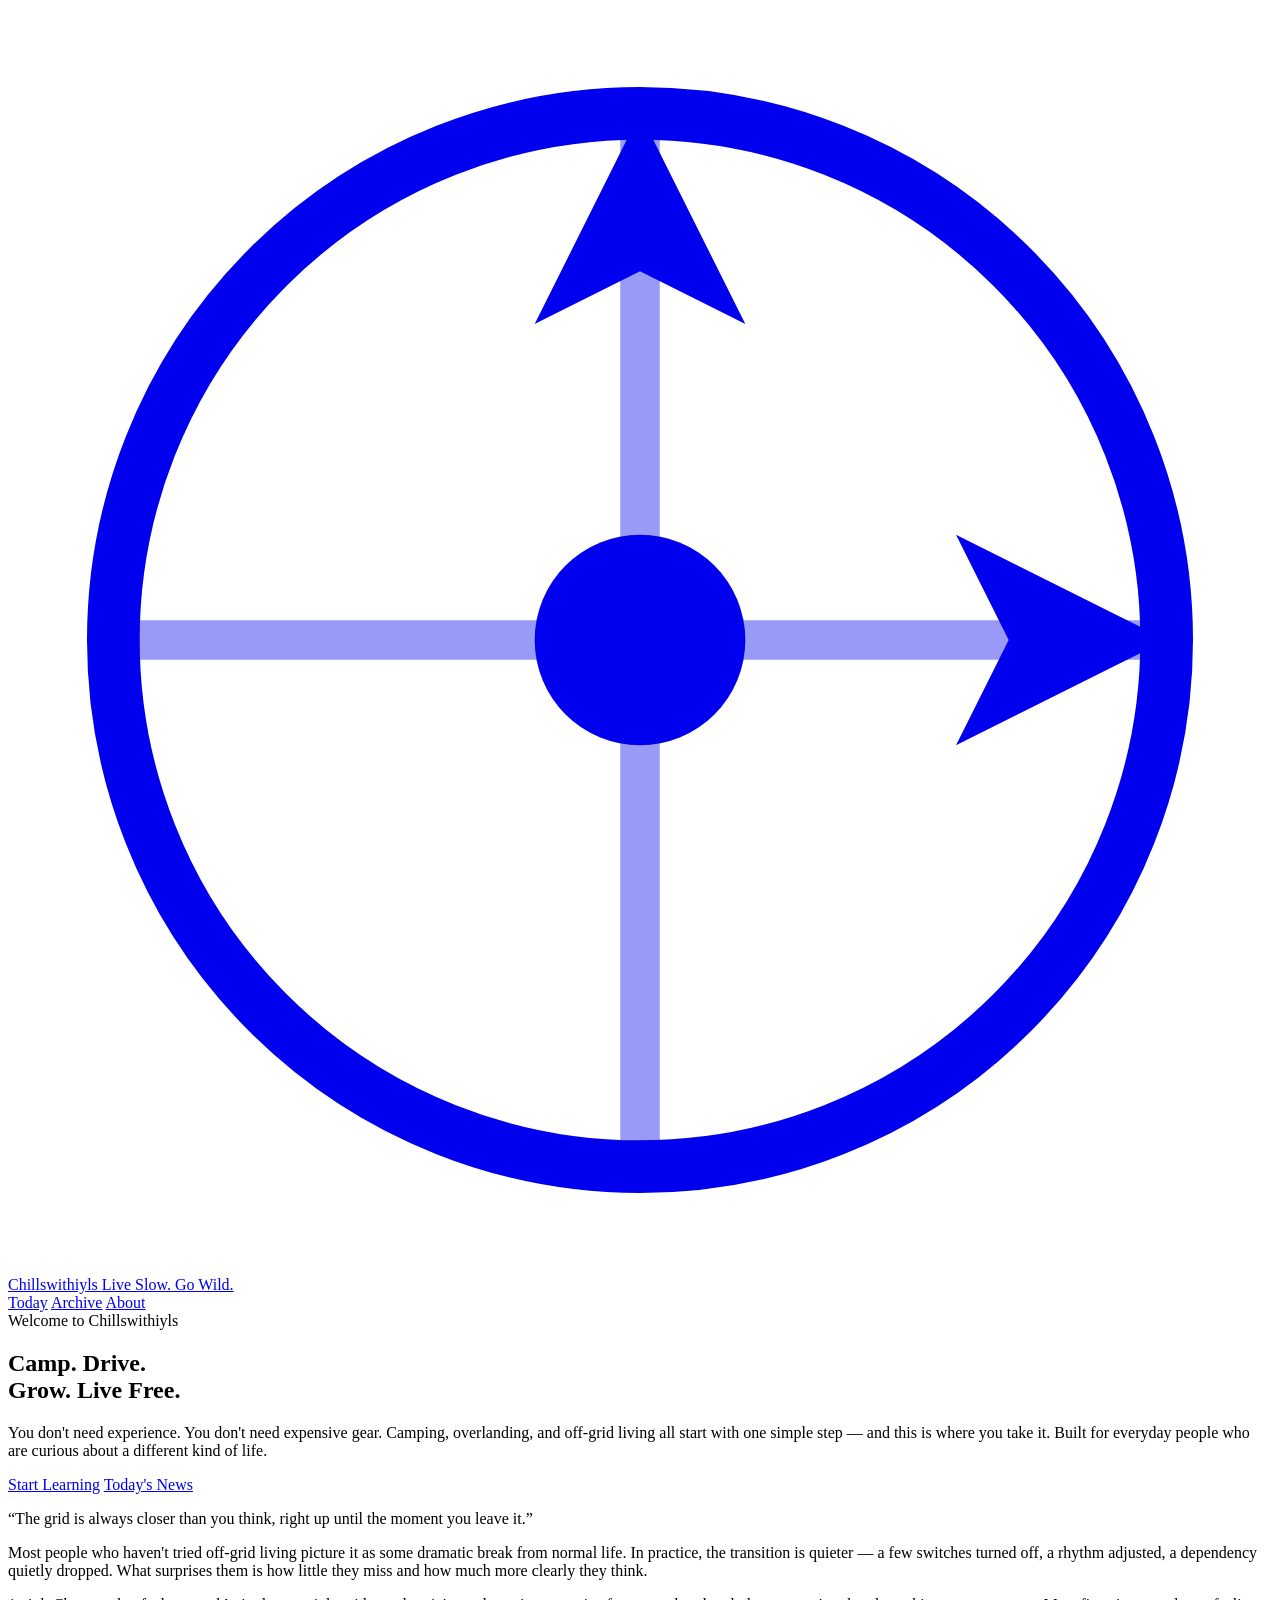
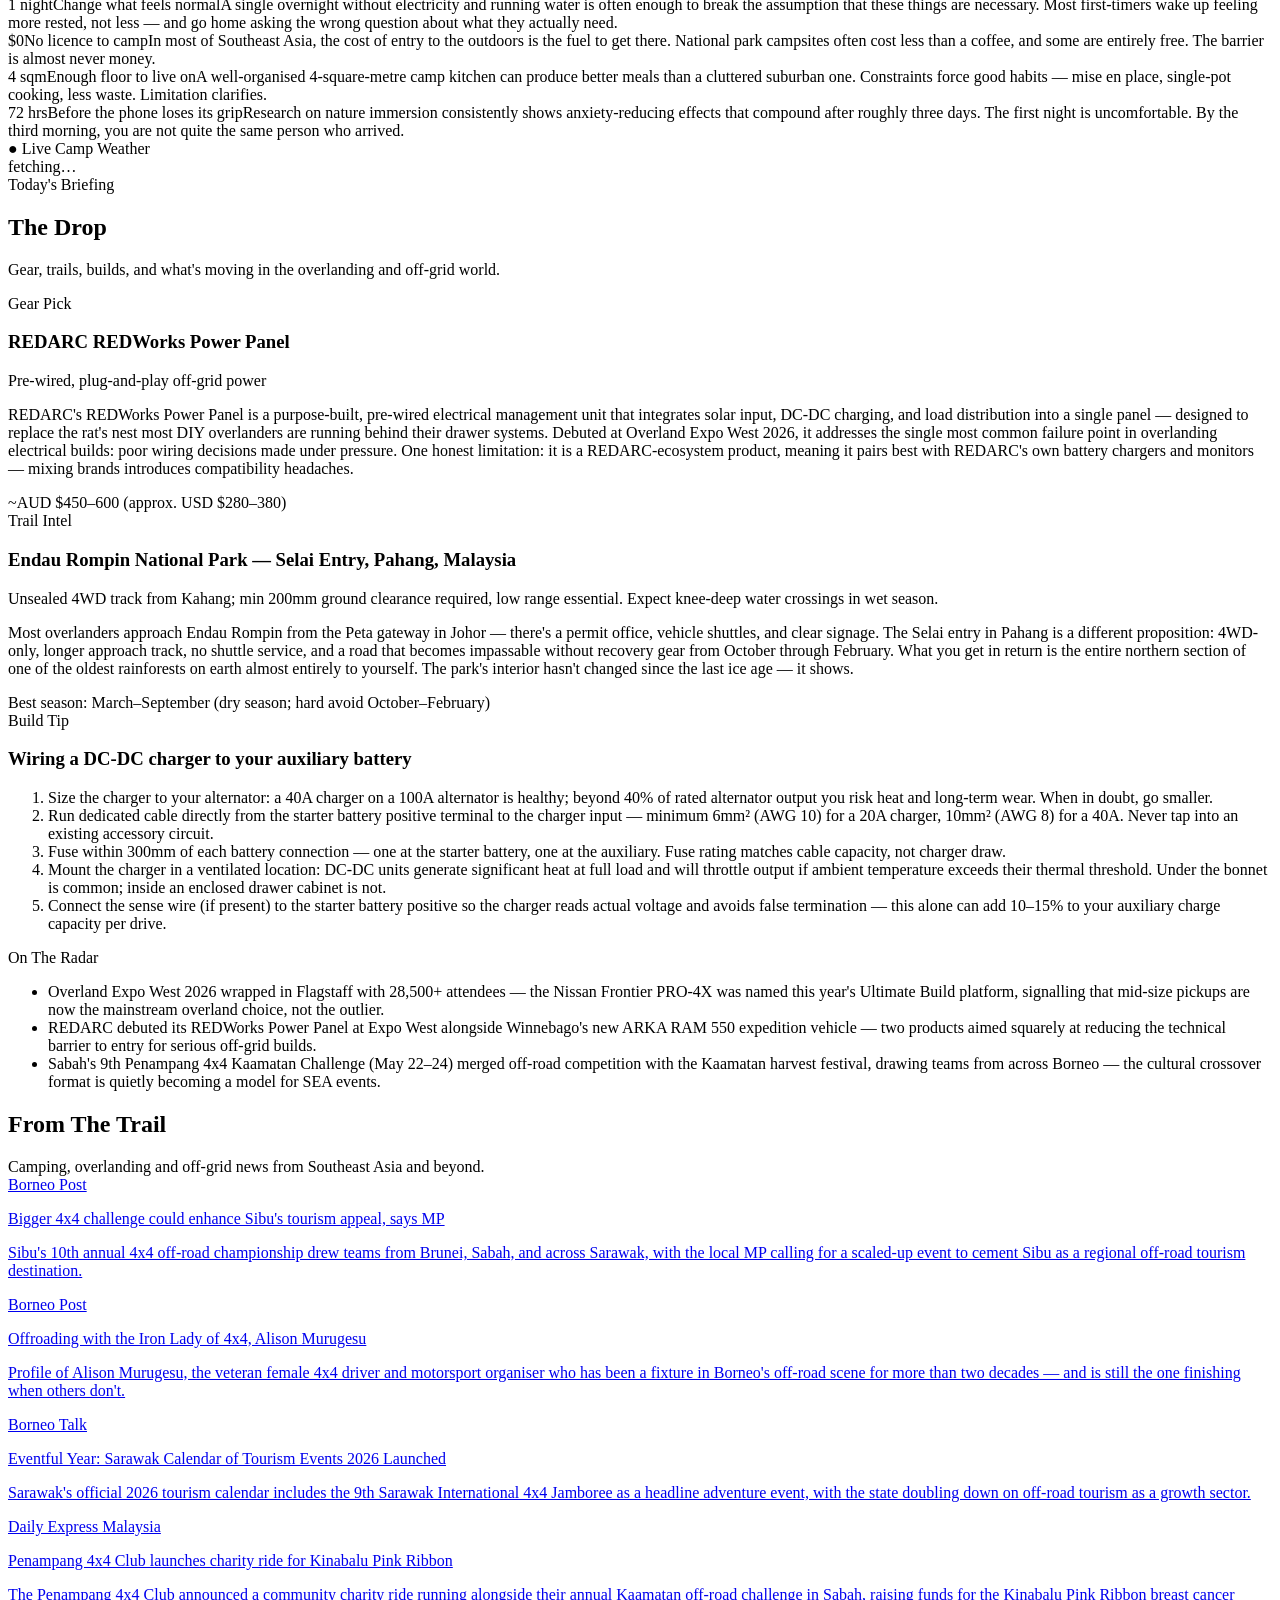
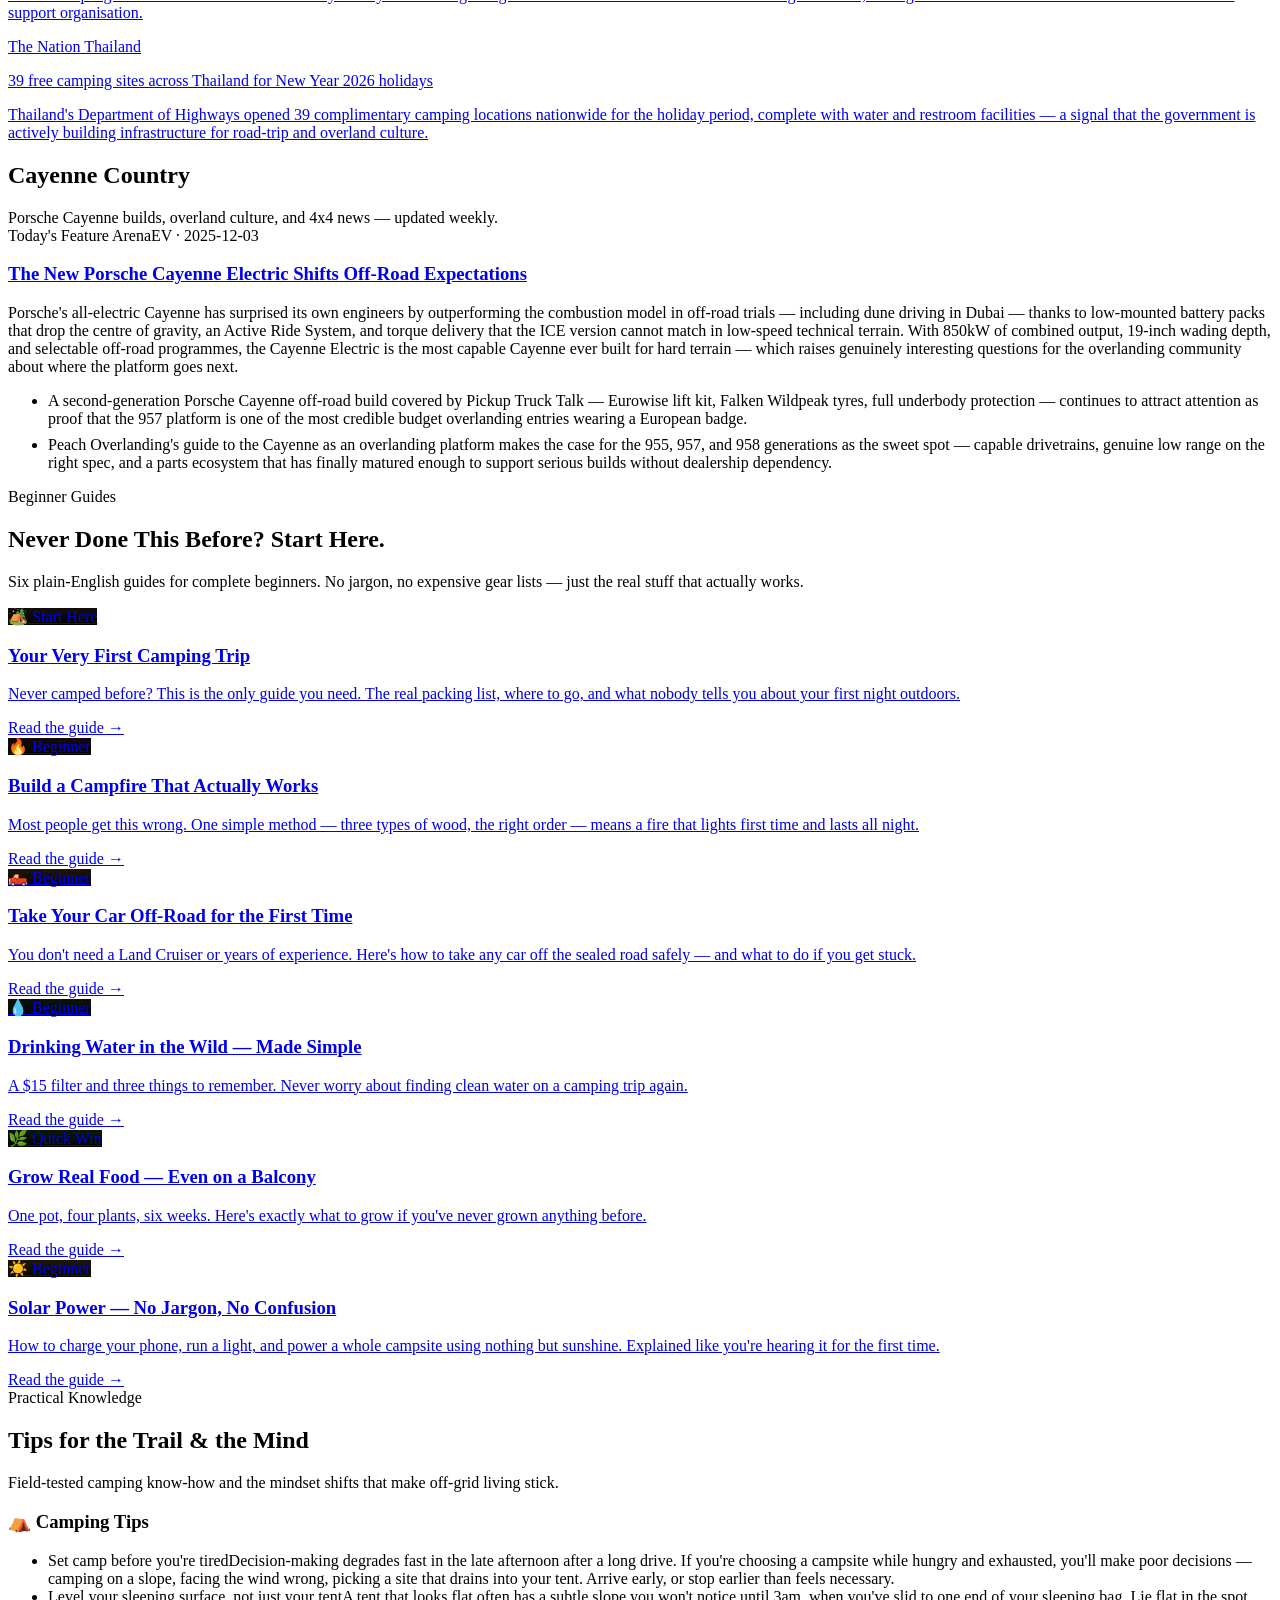
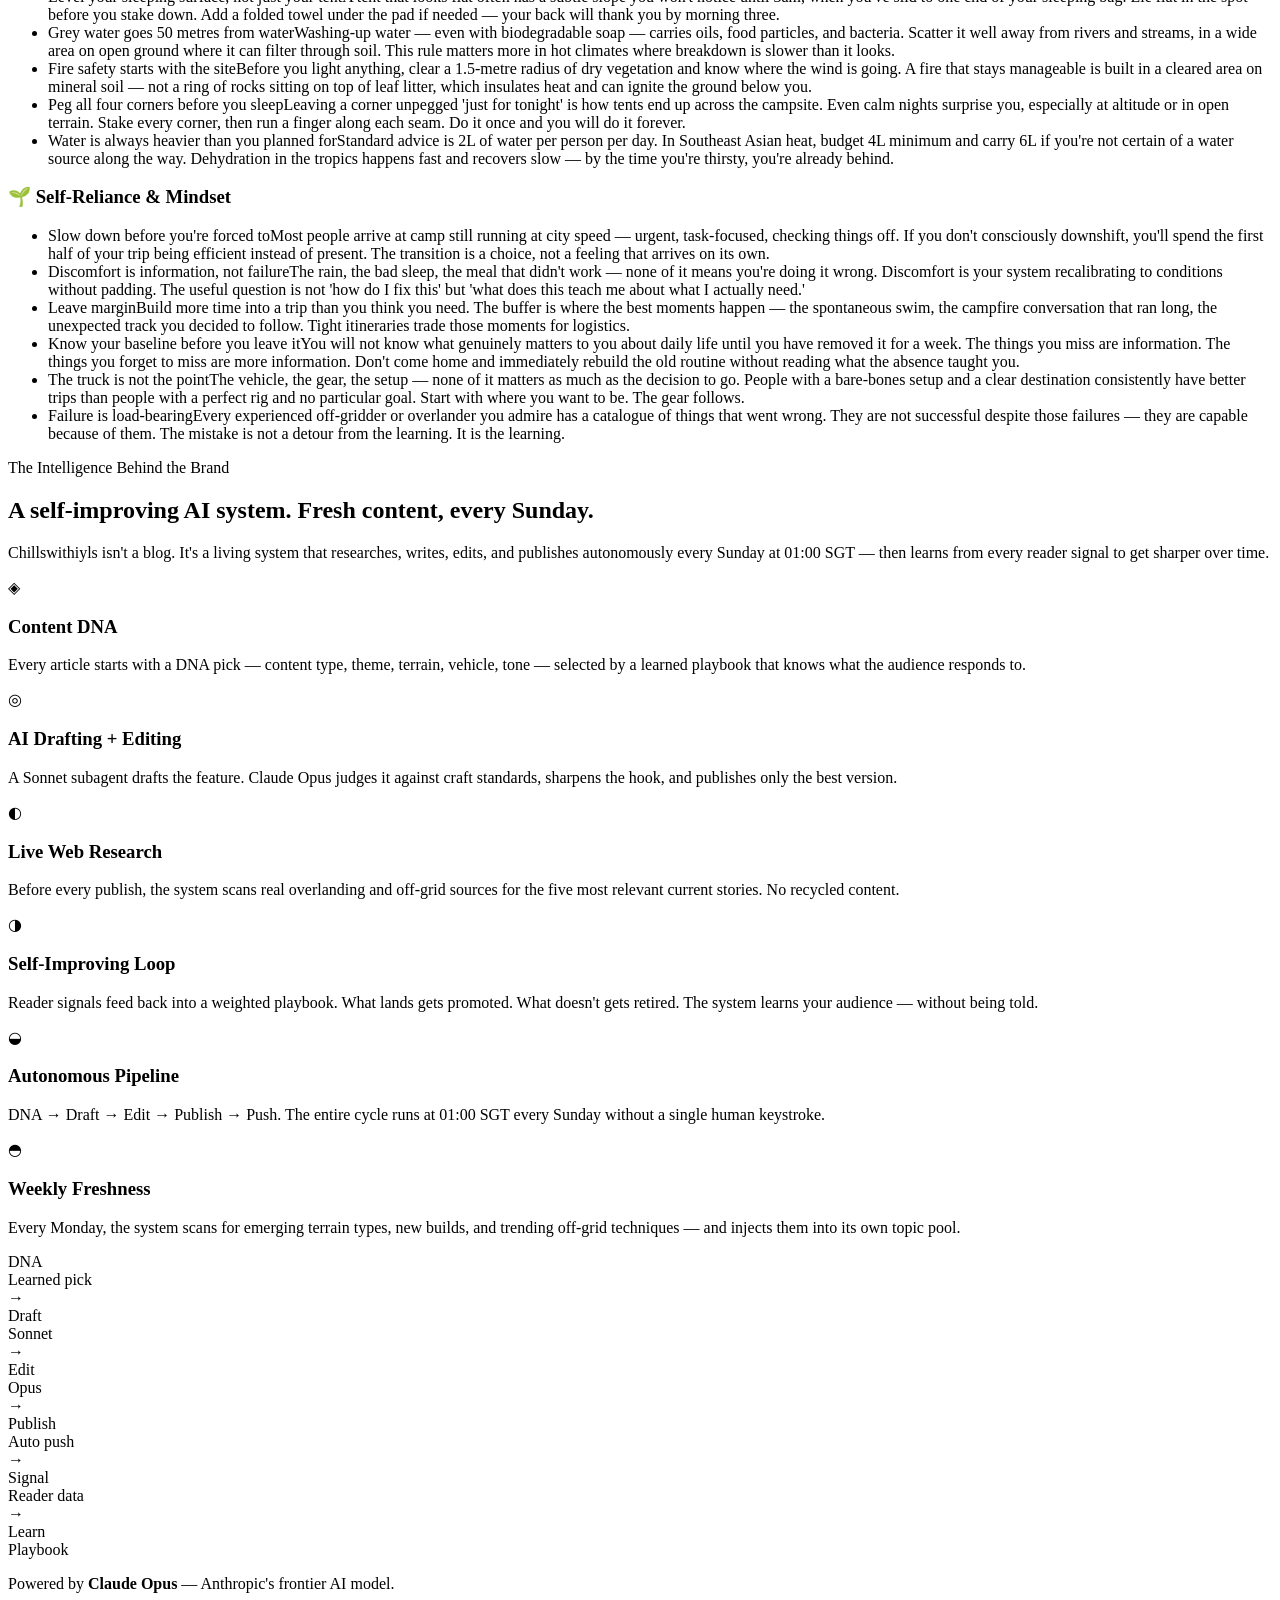
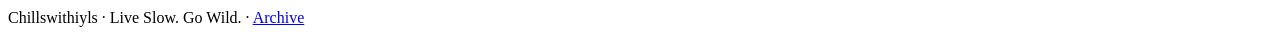
<file: index.html>
<!DOCTYPE html>
<html lang="en">
<head>
<meta charset="utf-8">
<meta name="viewport" content="width=device-width, initial-scale=1">
<title>Chillswithiyls — Live Slow. Go Wild.</title>
<meta name="description" content="Discover off-grid living, 4x4 culture, and self-sufficient life. Tutorials, weekly features and real-world inspiration — for beginners and beyond.">
<link rel="canonical" href="https://adamdegoat.github.io/chillswithiyls/">
<meta property="og:type" content="website">
<meta property="og:site_name" content="Chillswithiyls">
<meta property="og:title" content="Chillswithiyls — Live Slow. Go Wild.">
<meta property="og:description" content="Discover off-grid living, 4x4 culture, and self-sufficient life. Tutorials, weekly features and real-world inspiration — for beginners and beyond.">
<meta property="og:image" content="https://adamdegoat.github.io/chillswithiyls/assets/og-default.png">
<meta property="og:url" content="https://adamdegoat.github.io/chillswithiyls/">
<meta name="twitter:card" content="summary_large_image">
<link rel="preconnect" href="https://fonts.googleapis.com">
<link rel="preconnect" href="https://fonts.gstatic.com" crossorigin>
<link href="https://fonts.googleapis.com/css2?family=Playfair+Display:ital,wght@0,700;0,800;1,700&family=Inter:wght@400;500;600&display=swap" rel="stylesheet">
<link rel="stylesheet" href="https://adamdegoat.github.io/chillswithiyls/assets/style.css?v=202606040514">
</head>
<body>

<header class="masthead">
  <div class="mast-inner">
    <a href="https://adamdegoat.github.io/chillswithiyls/" class="mast-logo">
      <svg class="mast-icon" viewBox="0 0 48 48" fill="none" xmlns="http://www.w3.org/2000/svg">
        <circle cx="24" cy="24" r="20" stroke="currentColor" stroke-width="2"/>
        <path d="M24 4 L24 44 M4 24 L44 24" stroke="currentColor" stroke-width="1.5" opacity="0.4"/>
        <circle cx="24" cy="24" r="4" fill="currentColor"/>
        <path d="M24 4 L28 12 L24 10 L20 12 Z" fill="currentColor"/>
        <path d="M44 24 L36 20 L38 24 L36 28 Z" fill="currentColor"/>
      </svg>
      <div class="mast-text">
        <span class="mast-brand">Chillswithiyls</span>
        <span class="mast-tag">Live Slow. Go Wild.</span>
      </div>
    </a>
    <nav class="mast-nav">
      <a href="https://adamdegoat.github.io/chillswithiyls/">Today</a>
      <a href="https://adamdegoat.github.io/chillswithiyls/archive.html">Archive</a>
      <a href="https://adamdegoat.github.io/chillswithiyls/#how-it-works">About</a>
    </nav>
  </div>
</header>


<main>
  
<section class="lifestyle-hero">
  <div class="hero-content">
    <span class="hero-eyebrow">Welcome to Chillswithiyls</span>
    <h1 class="hero-headline">Camp. Drive.<br><span>Grow. Live Free.</span></h1>
    <p class="hero-sub">You don't need experience. You don't need expensive gear. Camping, overlanding, and off-grid living all start with one simple step — and this is where you take it. Built for everyday people who are curious about a different kind of life.</p>
    <div class="hero-actions">
      <a href="#start-here" class="btn-primary">Start Learning</a>
      <a href="#from-trail" class="btn-ghost">Today's News</a>
    </div>
  </div>
</section>

  
<section class="philosophy">
  <div class="philosophy-inner">
    <p class="phil-quote">&ldquo;The grid is always closer than you think, right up until the moment you leave it.&rdquo;</p>
    <p class="phil-sub">Most people who haven&#x27;t tried off-grid living picture it as some dramatic break from normal life. In practice, the transition is quieter — a few switches turned off, a rhythm adjusted, a dependency quietly dropped. What surprises them is how little they miss and how much more clearly they think.</p>
  </div>
</section>

  <section class="why-strip"><div class="why-inner"><div class="why-card"><span class="why-number">1 night</span><span class="why-label">Change what feels normal</span><span class="why-desc">A single overnight without electricity and running water is often enough to break the assumption that these things are necessary. Most first-timers wake up feeling more rested, not less — and go home asking the wrong question about what they actually need.</span></div><div class="why-card"><span class="why-number">$0</span><span class="why-label">No licence to camp</span><span class="why-desc">In most of Southeast Asia, the cost of entry to the outdoors is the fuel to get there. National park campsites often cost less than a coffee, and some are entirely free. The barrier is almost never money.</span></div><div class="why-card"><span class="why-number">4 sqm</span><span class="why-label">Enough floor to live on</span><span class="why-desc">A well-organised 4-square-metre camp kitchen can produce better meals than a cluttered suburban one. Constraints force good habits — mise en place, single-pot cooking, less waste. Limitation clarifies.</span></div><div class="why-card"><span class="why-number">72 hrs</span><span class="why-label">Before the phone loses its grip</span><span class="why-desc">Research on nature immersion consistently shows anxiety-reducing effects that compound after roughly three days. The first night is uncomfortable. By the third morning, you are not quite the same person who arrived.</span></div></div></section>
  
<section class="weather-panel" id="camp-weather">
  <div class="weather-inner">
    <div class="weather-bar">
      <div class="weather-label-col">
        <span class="weather-label">&#9679; Live</span>
        <span class="weather-sublabel">Camp Weather</span>
        <span class="weather-updated" id="weather-updated"></span>
      </div>
      <div class="weather-locs" id="weather-grid"><span class="weather-loading">fetching&hellip;</span></div>
    </div>
  </div>
</section>
<script>
(function() {
  var LOCS = [
    { name: 'Cameron Highlands', sub: 'MY', lat: 4.4696, lon: 101.3810, tz: 'Asia/Kuala_Lumpur' },
    { name: "Fraser's Hill",     sub: 'MY', lat: 3.7167, lon: 101.7333, tz: 'Asia/Kuala_Lumpur' },
    { name: 'Taman Negara',      sub: 'MY', lat: 4.7167, lon: 102.3833, tz: 'Asia/Kuala_Lumpur' },
    { name: 'Chiang Mai',        sub: 'TH', lat: 18.7883, lon: 98.9853, tz: 'Asia/Bangkok' },
    { name: 'Khao Yai',          sub: 'TH', lat: 14.4260, lon: 101.3686, tz: 'Asia/Bangkok' },
    { name: 'Krabi',             sub: 'TH', lat: 8.0863,  lon: 98.9063,  tz: 'Asia/Bangkok' }
  ];
  var WMO = {
    0:'\u2600\ufe0f',1:'\ud83c\udf24\ufe0f',2:'\u26c5',3:'\u2601\ufe0f',
    45:'\ud83c\udf2b\ufe0f',48:'\ud83c\udf2b\ufe0f',
    51:'\ud83c\udf26\ufe0f',53:'\ud83c\udf26\ufe0f',55:'\ud83c\udf27\ufe0f',
    61:'\ud83c\udf27\ufe0f',63:'\ud83c\udf27\ufe0f',65:'\ud83c\udf27\ufe0f',
    80:'\ud83c\udf26\ufe0f',81:'\ud83c\udf27\ufe0f',82:'\u26c8\ufe0f',
    95:'\u26c8\ufe0f',96:'\u26c8\ufe0f',99:'\u26c8\ufe0f'
  };
  function icon(c){ return WMO[c]||WMO[Math.floor(c/10)*10]||'\ud83c\udf21\ufe0f'; }
  function outlook(rain,wind){
    if(rain<=20&&wind<=25) return['Good','#87ac65'];
    if(rain<=50&&wind<=40) return['Fair','#c8a85a'];
    return['Tough','#c8722a'];
  }
  var DAYS=['Sun','Mon','Tue','Wed','Thu','Fri','Sat'];
  var grid=document.getElementById('weather-grid');
  var upd=document.getElementById('weather-updated');
  if(!grid) return;
  var pending=LOCS.length, items=new Array(LOCS.length);
  LOCS.forEach(function(loc,idx){
    fetch('https://api.open-meteo.com/v1/forecast?latitude='+loc.lat+'&longitude='+loc.lon
      +'&current=temperature_2m,weather_code,wind_speed_10m,relative_humidity_2m,apparent_temperature'
      +'&daily=weather_code,temperature_2m_max,temperature_2m_min,precipitation_probability_max'
      +'&timezone='+encodeURIComponent(loc.tz)+'&forecast_days=4')
    .then(function(r){return r.json();})
    .then(function(d){
      var cur=d.current, dl=d.daily;
      var rain=dl.precipitation_probability_max[0]||0;
      var ol=outlook(rain,cur.wind_speed_10m);
      var fcast=dl.time.slice(1,4).map(function(t,i){
        var day=new Date(t);
        return '<span class="wf-pill">'
          +DAYS[day.getDay()].slice(0,2)
          +' '+icon(dl.weather_code[i+1])
          +' '+Math.round(dl.temperature_2m_max[i+1])
          +'/'+Math.round(dl.temperature_2m_min[i+1])+'&deg;'
          +' <em>'+( dl.precipitation_probability_max[i+1]||0)+'%</em>'
          +'</span>';
      }).join('');
      var el=document.createElement('div');
      el.className='weather-loc'+(idx===2?' weather-loc--divider':'');
      el.innerHTML=
        '<div class="wl-top">'
          +'<span class="wl-name">'+loc.name+'</span>'
          +'<span class="wl-country">'+loc.sub+'</span>'
        +'</div>'
        +'<div class="wl-main">'
          +'<span class="wl-icon">'+icon(cur.weather_code)+'</span>'
          +'<span class="wl-temp">'+Math.round(cur.temperature_2m)+'&deg;</span>'
          +'<span class="wl-feels">feels '+Math.round(cur.apparent_temperature)+'&deg;</span>'
          +'<span class="wl-score" style="color:'+ol[1]+'">'+ol[0]+'</span>'
        +'</div>'
        +'<div class="wl-meta">'
          +'<span>&#128167;'+cur.relative_humidity_2m+'%</span>'
          +'<span>&#128168;'+Math.round(cur.wind_speed_10m)+'km/h</span>'
          +'<span>&#127783;'+rain+'% rain</span>'
        +'</div>'
        +'<div class="wl-forecast">'+fcast+'</div>';
      items[idx]=el;
      if(--pending===0){
        grid.innerHTML='';
        items.forEach(function(e){if(e)grid.appendChild(e);});
        var n=new Date();
        upd.textContent=n.getHours()+':'+(n.getMinutes()<10?'0':'')+n.getMinutes()+' SGT';
      }
    }).catch(function(){if(--pending===0&&!grid.children.length)grid.innerHTML='';});
  });
})();
</script>

  
<section class="the-drop" id="the-drop">
  <div class="drop-inner">
    <div class="drop-header">
      <span class="drop-eyebrow">Today's Briefing</span>
      <h2 class="drop-heading">The Drop</h2>
      <p class="drop-sub">Gear, trails, builds, and what's moving in the overlanding and off-grid world.</p>
    </div>
    <div class="drop-grid">
      
<div class="drop-card">
  <div class="drop-pill drop-pill--gear">Gear Pick</div>
  <h3 class="drop-title">REDARC REDWorks Power Panel</h3>
  <p class="drop-verdict">Pre-wired, plug-and-play off-grid power</p>
  <p class="drop-body">REDARC&#x27;s REDWorks Power Panel is a purpose-built, pre-wired electrical management unit that integrates solar input, DC-DC charging, and load distribution into a single panel — designed to replace the rat&#x27;s nest most DIY overlanders are running behind their drawer systems. Debuted at Overland Expo West 2026, it addresses the single most common failure point in overlanding electrical builds: poor wiring decisions made under pressure. One honest limitation: it is a REDARC-ecosystem product, meaning it pairs best with REDARC&#x27;s own battery chargers and monitors — mixing brands introduces compatibility headaches.</p>
  <span class="drop-price">~AUD $450–600 (approx. USD $280–380)</span>
</div>
      
<div class="drop-card">
  <div class="drop-pill drop-pill--trail">Trail Intel</div>
  <h3 class="drop-title">Endau Rompin National Park — Selai Entry, Pahang, Malaysia</h3>
  <p class="drop-access">Unsealed 4WD track from Kahang; min 200mm ground clearance required, low range essential. Expect knee-deep water crossings in wet season.</p>
  <p class="drop-body">Most overlanders approach Endau Rompin from the Peta gateway in Johor — there&#x27;s a permit office, vehicle shuttles, and clear signage. The Selai entry in Pahang is a different proposition: 4WD-only, longer approach track, no shuttle service, and a road that becomes impassable without recovery gear from October through February. What you get in return is the entire northern section of one of the oldest rainforests on earth almost entirely to yourself. The park&#x27;s interior hasn&#x27;t changed since the last ice age — it shows.</p>
  <span class="drop-season">Best season: March–September (dry season; hard avoid October–February)</span>
</div>
      
<div class="drop-card">
  <div class="drop-pill drop-pill--build">Build Tip</div>
  <h3 class="drop-title">Wiring a DC-DC charger to your auxiliary battery</h3>
  <ol class='drop-steps'><li>Size the charger to your alternator: a 40A charger on a 100A alternator is healthy; beyond 40% of rated alternator output you risk heat and long-term wear. When in doubt, go smaller.</li><li>Run dedicated cable directly from the starter battery positive terminal to the charger input — minimum 6mm² (AWG 10) for a 20A charger, 10mm² (AWG 8) for a 40A. Never tap into an existing accessory circuit.</li><li>Fuse within 300mm of each battery connection — one at the starter battery, one at the auxiliary. Fuse rating matches cable capacity, not charger draw.</li><li>Mount the charger in a ventilated location: DC-DC units generate significant heat at full load and will throttle output if ambient temperature exceeds their thermal threshold. Under the bonnet is common; inside an enclosed drawer cabinet is not.</li><li>Connect the sense wire (if present) to the starter battery positive so the charger reads actual voltage and avoids false termination — this alone can add 10–15% to your auxiliary charge capacity per drive.</li></ol>
</div>
      
<div class="drop-card">
  <div class="drop-pill drop-pill--radar">On The Radar</div>
  <ul class="drop-radar"><li>Overland Expo West 2026 wrapped in Flagstaff with 28,500+ attendees — the Nissan Frontier PRO-4X was named this year&#x27;s Ultimate Build platform, signalling that mid-size pickups are now the mainstream overland choice, not the outlier.</li><li>REDARC debuted its REDWorks Power Panel at Expo West alongside Winnebago&#x27;s new ARKA RAM 550 expedition vehicle — two products aimed squarely at reducing the technical barrier to entry for serious off-grid builds.</li><li>Sabah&#x27;s 9th Penampang 4x4 Kaamatan Challenge (May 22–24) merged off-road competition with the Kaamatan harvest festival, drawing teams from across Borneo — the cultural crossover format is quietly becoming a model for SEA events.</li></ul>
</div>
    </div>
  </div>
</section>
  
<section class="from-trail" id="from-trail">
  <div class="section-inner">
    <div class="section-header">
      <h2 class="section-title">From The Trail</h2>
      <span class="section-sub">Camping, overlanding and off-grid news from Southeast Asia and beyond.</span>
    </div>
    <div class="news-grid">
<a class="news-card" href="https://www.theborneopost.com/2026/04/18/bigger-4x4-challenge-could-enhance-sibus-tourism-appeal-says-mp/" target="_blank" rel="noopener">
  <div class="news-img news-img--none"></div>
  <div class="news-body">
    <span class="news-source">Borneo Post</span>
    <p class="news-hed">Bigger 4x4 challenge could enhance Sibu&#x27;s tourism appeal, says MP</p>
    <p class="news-sum">Sibu&#x27;s 10th annual 4x4 off-road championship drew teams from Brunei, Sabah, and across Sarawak, with the local MP calling for a scaled-up event to cement Sibu as a regional off-road tourism destination.</p>
  </div>
</a>
<a class="news-card" href="https://www.theborneopost.com/2026/04/27/offroading-with-the-iron-lady-of-4x4-alison-murugesu/" target="_blank" rel="noopener">
  <div class="news-img news-img--none"></div>
  <div class="news-body">
    <span class="news-source">Borneo Post</span>
    <p class="news-hed">Offroading with the Iron Lady of 4x4, Alison Murugesu</p>
    <p class="news-sum">Profile of Alison Murugesu, the veteran female 4x4 driver and motorsport organiser who has been a fixture in Borneo&#x27;s off-road scene for more than two decades — and is still the one finishing when others don&#x27;t.</p>
  </div>
</a>
<a class="news-card" href="https://www.borneotalk.com/post/eventful-year-sarawak-calendar-of-tourism-events-2026-launched" target="_blank" rel="noopener">
  <div class="news-img" style="background-image:url(https://static.wixstatic.com/media/2d6c87_96bb8638eea84d3b9d8fc3795088167b~mv2.jpg)"></div>
  <div class="news-body">
    <span class="news-source">Borneo Talk</span>
    <p class="news-hed">Eventful Year: Sarawak Calendar of Tourism Events 2026 Launched</p>
    <p class="news-sum">Sarawak&#x27;s official 2026 tourism calendar includes the 9th Sarawak International 4x4 Jamboree as a headline adventure event, with the state doubling down on off-road tourism as a growth sector.</p>
  </div>
</a>
<a class="news-card" href="https://www.dailyexpress.com.my/news/279692/charity-ride-in-support-of-kinabalu-pink-ribbon/" target="_blank" rel="noopener">
  <div class="news-img news-img--none"></div>
  <div class="news-body">
    <span class="news-source">Daily Express Malaysia</span>
    <p class="news-hed">Penampang 4x4 Club launches charity ride for Kinabalu Pink Ribbon</p>
    <p class="news-sum">The Penampang 4x4 Club announced a community charity ride running alongside their annual Kaamatan off-road challenge in Sabah, raising funds for the Kinabalu Pink Ribbon breast cancer support organisation.</p>
  </div>
</a>
<a class="news-card" href="https://www.nationthailand.com/news/tourism/40060414" target="_blank" rel="noopener">
  <div class="news-img" style="background-image:url(https://media.nationthailand.com/uploads/images/md/2025/12/vcYXet8iMg9zc5NilU7W.webp?x-image-process=style/md-webp)"></div>
  <div class="news-body">
    <span class="news-source">The Nation Thailand</span>
    <p class="news-hed">39 free camping sites across Thailand for New Year 2026 holidays</p>
    <p class="news-sum">Thailand&#x27;s Department of Highways opened 39 complimentary camping locations nationwide for the holiday period, complete with water and restroom facilities — a signal that the government is actively building infrastructure for road-trip and overland culture.</p>
  </div>
</a></div>
  </div>
</section>
  
<section class="cayenne-country" id="cayenne-country">
  <div class="section-inner">
    <div class="section-header">
      <h2 class="section-title">Cayenne Country</h2>
      <span class="section-sub">Porsche Cayenne builds, overland culture, and 4x4 news — updated weekly.</span>
    </div>
    <div class="cayenne-card">
      <div class="cayenne-eyebrow">
        <span class="cayenne-pill">Today's Feature</span>
        <span class="cayenne-source">ArenaEV &middot; 2025-12-03</span>
      </div>
      <h3 class="cayenne-headline">
        <a href="https://www.arenaev.com/the_new_porsche_cayenne_electric_shifts_offroad_expectations-news-5379.php" target="_blank" rel="noopener">The New Porsche Cayenne Electric Shifts Off-Road Expectations</a>
      </h3>
      <p class="cayenne-body">Porsche&#x27;s all-electric Cayenne has surprised its own engineers by outperforming the combustion model in off-road trials — including dune driving in Dubai — thanks to low-mounted battery packs that drop the centre of gravity, an Active Ride System, and torque delivery that the ICE version cannot match in low-speed technical terrain. With 850kW of combined output, 19-inch wading depth, and selectable off-road programmes, the Cayenne Electric is the most capable Cayenne ever built for hard terrain — which raises genuinely interesting questions for the overlanding community about where the platform goes next.</p>
      <ul class="cayenne-notes"><li style="margin-bottom:8px">A second-generation Porsche Cayenne off-road build covered by Pickup Truck Talk — Eurowise lift kit, Falken Wildpeak tyres, full underbody protection — continues to attract attention as proof that the 957 platform is one of the most credible budget overlanding entries wearing a European badge.</li><li style="margin-bottom:8px">Peach Overlanding&#x27;s guide to the Cayenne as an overlanding platform makes the case for the 955, 957, and 958 generations as the sweet spot — capable drivetrains, genuine low range on the right spec, and a parts ecosystem that has finally matured enough to support serious builds without dealership dependency.</li></ul>
    </div>
  </div>
</section>
  
<section class="tutorials" id="start-here">
  <div class="tutorials-inner">
    <p class="section-label">Beginner Guides</p>
    <h2 class="section-heading">Never Done This Before? Start Here.</h2>
    <p class="section-sub">Six plain-English guides for complete beginners. No jargon, no expensive gear lists — just the real stuff that actually works.</p>
    <div class="tutorial-grid">

      <a class="tutorial-card" href="https://adamdegoat.github.io/chillswithiyls/guides/first-camping-trip.html" style="background-image: linear-gradient(to bottom, transparent 20%, rgba(0,0,0,0.9) 100%), url('https://images.unsplash.com/photo-1504280390367-361c6d9f38f4?auto=format&fit=crop&w=800&q=80'); background-color:#100c08;">
        <span class="tutorial-icon">🏕️</span>
        <span class="tutorial-pill">Start Here</span>
        <div class="tutorial-body">
          <h3 class="tutorial-title">Your Very First Camping Trip</h3>
          <p class="tutorial-desc">Never camped before? This is the only guide you need. The real packing list, where to go, and what nobody tells you about your first night outdoors.</p>
          <span class="tutorial-cta">Read the guide →</span>
        </div>
      </a>

      <a class="tutorial-card" href="https://adamdegoat.github.io/chillswithiyls/guides/build-a-campfire.html" style="background-image: linear-gradient(to bottom, transparent 20%, rgba(0,0,0,0.9) 100%), url('https://images.unsplash.com/photo-1455763916899-e8b50eca9967?auto=format&fit=crop&w=800&q=80'); background-color:#12080a;">
        <span class="tutorial-icon">🔥</span>
        <span class="tutorial-pill">Beginner</span>
        <div class="tutorial-body">
          <h3 class="tutorial-title">Build a Campfire That Actually Works</h3>
          <p class="tutorial-desc">Most people get this wrong. One simple method — three types of wood, the right order — means a fire that lights first time and lasts all night.</p>
          <span class="tutorial-cta">Read the guide →</span>
        </div>
      </a>

      <a class="tutorial-card" href="https://adamdegoat.github.io/chillswithiyls/guides/first-off-road.html" style="background-image: linear-gradient(to bottom, transparent 20%, rgba(0,0,0,0.9) 100%), url('https://images.unsplash.com/photo-1469474968028-56623f02e42e?auto=format&fit=crop&w=800&q=80'); background-color:#1a120a;">
        <span class="tutorial-icon">🛻</span>
        <span class="tutorial-pill">Beginner</span>
        <div class="tutorial-body">
          <h3 class="tutorial-title">Take Your Car Off-Road for the First Time</h3>
          <p class="tutorial-desc">You don't need a Land Cruiser or years of experience. Here's how to take any car off the sealed road safely — and what to do if you get stuck.</p>
          <span class="tutorial-cta">Read the guide →</span>
        </div>
      </a>

      <a class="tutorial-card" href="https://adamdegoat.github.io/chillswithiyls/guides/safe-water.html" style="background-image: linear-gradient(to bottom, transparent 20%, rgba(0,0,0,0.9) 100%), url('https://images.unsplash.com/photo-1441974231531-c6227db76b6e?auto=format&fit=crop&w=800&q=80'); background-color:#081008;">
        <span class="tutorial-icon">💧</span>
        <span class="tutorial-pill">Beginner</span>
        <div class="tutorial-body">
          <h3 class="tutorial-title">Drinking Water in the Wild — Made Simple</h3>
          <p class="tutorial-desc">A $15 filter and three things to remember. Never worry about finding clean water on a camping trip again.</p>
          <span class="tutorial-cta">Read the guide →</span>
        </div>
      </a>

      <a class="tutorial-card" href="https://adamdegoat.github.io/chillswithiyls/guides/grow-your-own.html" style="background-image: linear-gradient(to bottom, transparent 20%, rgba(0,0,0,0.9) 100%), url('https://images.unsplash.com/photo-1416879595882-3373a0480b5b?auto=format&fit=crop&w=800&q=80'); background-color:#0a1508;">
        <span class="tutorial-icon">🌿</span>
        <span class="tutorial-pill">Quick Win</span>
        <div class="tutorial-body">
          <h3 class="tutorial-title">Grow Real Food — Even on a Balcony</h3>
          <p class="tutorial-desc">One pot, four plants, six weeks. Here's exactly what to grow if you've never grown anything before.</p>
          <span class="tutorial-cta">Read the guide →</span>
        </div>
      </a>

      <a class="tutorial-card" href="https://adamdegoat.github.io/chillswithiyls/guides/solar-basics.html" style="background-image: linear-gradient(to bottom, transparent 20%, rgba(0,0,0,0.9) 100%), url('https://images.unsplash.com/photo-1509391366360-2e959784a276?auto=format&fit=crop&w=800&q=80'); background-color:#1a1508;">
        <span class="tutorial-icon">☀️</span>
        <span class="tutorial-pill">Beginner</span>
        <div class="tutorial-body">
          <h3 class="tutorial-title">Solar Power — No Jargon, No Confusion</h3>
          <p class="tutorial-desc">How to charge your phone, run a light, and power a whole campsite using nothing but sunshine. Explained like you're hearing it for the first time.</p>
          <span class="tutorial-cta">Read the guide →</span>
        </div>
      </a>

    </div>
  </div>
</section>

  
<section class="tips-section" id="tips">
  <div class="tips-inner">
    <div class="tips-header">
      <span class="tips-eyebrow">Practical Knowledge</span>
      <h2 class="tips-title">Tips for the Trail &amp; the Mind</h2>
      <p class="tips-sub">Field-tested camping know-how and the mindset shifts that make off-grid living stick.</p>
    </div>
    <div class="tips-columns">
      <div class="tips-col">
        <h3 class="tips-col-heading"><span class="tips-col-icon">&#x26FA;</span> Camping Tips</h3>
        <ul class="tips-list"><li class="tips-item"><span class="tips-item-label">Set camp before you&#x27;re tired</span><span class="tips-item-body">Decision-making degrades fast in the late afternoon after a long drive. If you&#x27;re choosing a campsite while hungry and exhausted, you&#x27;ll make poor decisions — camping on a slope, facing the wind wrong, picking a site that drains into your tent. Arrive early, or stop earlier than feels necessary.</span></li><li class="tips-item"><span class="tips-item-label">Level your sleeping surface, not just your tent</span><span class="tips-item-body">A tent that looks flat often has a subtle slope you won&#x27;t notice until 3am, when you&#x27;ve slid to one end of your sleeping bag. Lie flat in the spot before you stake down. Add a folded towel under the pad if needed — your back will thank you by morning three.</span></li><li class="tips-item"><span class="tips-item-label">Grey water goes 50 metres from water</span><span class="tips-item-body">Washing-up water — even with biodegradable soap — carries oils, food particles, and bacteria. Scatter it well away from rivers and streams, in a wide area on open ground where it can filter through soil. This rule matters more in hot climates where breakdown is slower than it looks.</span></li><li class="tips-item"><span class="tips-item-label">Fire safety starts with the site</span><span class="tips-item-body">Before you light anything, clear a 1.5-metre radius of dry vegetation and know where the wind is going. A fire that stays manageable is built in a cleared area on mineral soil — not a ring of rocks sitting on top of leaf litter, which insulates heat and can ignite the ground below you.</span></li><li class="tips-item"><span class="tips-item-label">Peg all four corners before you sleep</span><span class="tips-item-body">Leaving a corner unpegged &#x27;just for tonight&#x27; is how tents end up across the campsite. Even calm nights surprise you, especially at altitude or in open terrain. Stake every corner, then run a finger along each seam. Do it once and you will do it forever.</span></li><li class="tips-item"><span class="tips-item-label">Water is always heavier than you planned for</span><span class="tips-item-body">Standard advice is 2L of water per person per day. In Southeast Asian heat, budget 4L minimum and carry 6L if you&#x27;re not certain of a water source along the way. Dehydration in the tropics happens fast and recovers slow — by the time you&#x27;re thirsty, you&#x27;re already behind.</span></li></ul>
      </div>
      <div class="tips-col">
        <h3 class="tips-col-heading"><span class="tips-col-icon">&#x1F331;</span> Self-Reliance &amp; Mindset</h3>
        <ul class="tips-list"><li class="tips-item"><span class="tips-item-label">Slow down before you&#x27;re forced to</span><span class="tips-item-body">Most people arrive at camp still running at city speed — urgent, task-focused, checking things off. If you don&#x27;t consciously downshift, you&#x27;ll spend the first half of your trip being efficient instead of present. The transition is a choice, not a feeling that arrives on its own.</span></li><li class="tips-item"><span class="tips-item-label">Discomfort is information, not failure</span><span class="tips-item-body">The rain, the bad sleep, the meal that didn&#x27;t work — none of it means you&#x27;re doing it wrong. Discomfort is your system recalibrating to conditions without padding. The useful question is not &#x27;how do I fix this&#x27; but &#x27;what does this teach me about what I actually need.&#x27;</span></li><li class="tips-item"><span class="tips-item-label">Leave margin</span><span class="tips-item-body">Build more time into a trip than you think you need. The buffer is where the best moments happen — the spontaneous swim, the campfire conversation that ran long, the unexpected track you decided to follow. Tight itineraries trade those moments for logistics.</span></li><li class="tips-item"><span class="tips-item-label">Know your baseline before you leave it</span><span class="tips-item-body">You will not know what genuinely matters to you about daily life until you have removed it for a week. The things you miss are information. The things you forget to miss are more information. Don&#x27;t come home and immediately rebuild the old routine without reading what the absence taught you.</span></li><li class="tips-item"><span class="tips-item-label">The truck is not the point</span><span class="tips-item-body">The vehicle, the gear, the setup — none of it matters as much as the decision to go. People with a bare-bones setup and a clear destination consistently have better trips than people with a perfect rig and no particular goal. Start with where you want to be. The gear follows.</span></li><li class="tips-item"><span class="tips-item-label">Failure is load-bearing</span><span class="tips-item-body">Every experienced off-gridder or overlander you admire has a catalogue of things that went wrong. They are not successful despite those failures — they are capable because of them. The mistake is not a detour from the learning. It is the learning.</span></li></ul>
      </div>
    </div>
  </div>
</section>
</main>


<section class="how-it-works" id="how-it-works">
  <div class="hiw-inner">
    <div class="hiw-header">
      <span class="hiw-eyebrow">The Intelligence Behind the Brand</span>
      <h2 class="hiw-title">A self-improving AI system. Fresh content, every Sunday.</h2>
      <p class="hiw-sub">Chillswithiyls isn't a blog. It's a living system that researches, writes, edits, and publishes autonomously every Sunday at 01:00 SGT — then learns from every reader signal to get sharper over time.</p>
    </div>
    <div class="hiw-grid">
      <div class="hiw-card">
        <div class="hiw-icon">◈</div>
        <h3>Content DNA</h3>
        <p>Every article starts with a DNA pick — content type, theme, terrain, vehicle, tone — selected by a learned playbook that knows what the audience responds to.</p>
      </div>
      <div class="hiw-card">
        <div class="hiw-icon">◎</div>
        <h3>AI Drafting + Editing</h3>
        <p>A Sonnet subagent drafts the feature. Claude Opus judges it against craft standards, sharpens the hook, and publishes only the best version.</p>
      </div>
      <div class="hiw-card">
        <div class="hiw-icon">◐</div>
        <h3>Live Web Research</h3>
        <p>Before every publish, the system scans real overlanding and off-grid sources for the five most relevant current stories. No recycled content.</p>
      </div>
      <div class="hiw-card">
        <div class="hiw-icon">◑</div>
        <h3>Self-Improving Loop</h3>
        <p>Reader signals feed back into a weighted playbook. What lands gets promoted. What doesn't gets retired. The system learns your audience — without being told.</p>
      </div>
      <div class="hiw-card">
        <div class="hiw-icon">◒</div>
        <h3>Autonomous Pipeline</h3>
        <p>DNA → Draft → Edit → Publish → Push. The entire cycle runs at 01:00 SGT every Sunday without a single human keystroke.</p>
      </div>
      <div class="hiw-card">
        <div class="hiw-icon">◓</div>
        <h3>Weekly Freshness</h3>
        <p>Every Monday, the system scans for emerging terrain types, new builds, and trending off-grid techniques — and injects them into its own topic pool.</p>
      </div>
    </div>
    <div class="hiw-flow">
      <div class="flow-step">DNA<br><span>Learned pick</span></div>
      <div class="flow-arrow">→</div>
      <div class="flow-step">Draft<br><span>Sonnet</span></div>
      <div class="flow-arrow">→</div>
      <div class="flow-step">Edit<br><span>Opus</span></div>
      <div class="flow-arrow">→</div>
      <div class="flow-step">Publish<br><span>Auto push</span></div>
      <div class="flow-arrow">→</div>
      <div class="flow-step">Signal<br><span>Reader data</span></div>
      <div class="flow-arrow">→</div>
      <div class="flow-step">Learn<br><span>Playbook</span></div>
    </div>
    <p class="hiw-powered">Powered by <strong>Claude Opus</strong> — Anthropic's frontier AI model.</p>
  </div>
</section>


<footer class="site-footer">
  <div class="footer-inner">
    <span class="footer-brand">Chillswithiyls</span>
    <span class="footer-sep">·</span>
    <span>Live Slow. Go Wild.</span>
    <span class="footer-sep">·</span>
    <a href="https://adamdegoat.github.io/chillswithiyls/archive.html">Archive</a>
  </div>
</footer>

</body>
</html>
</file>
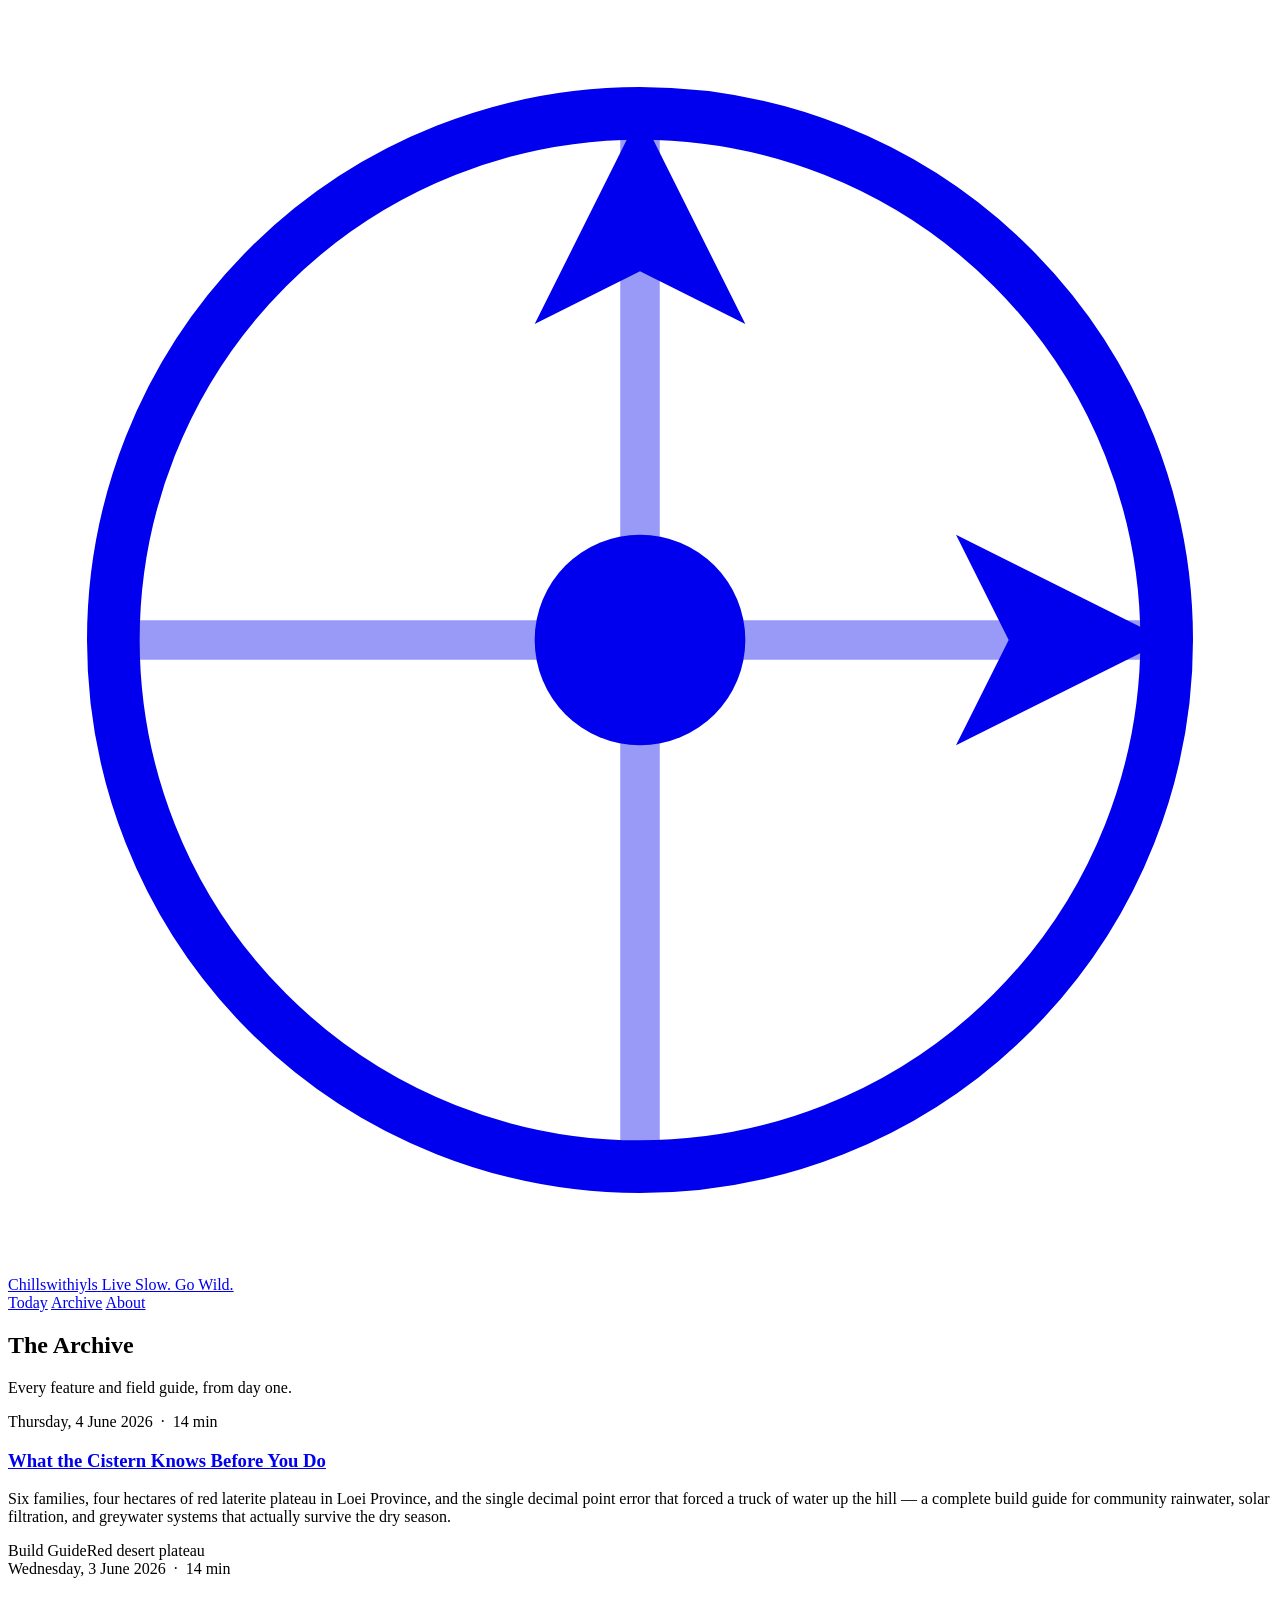
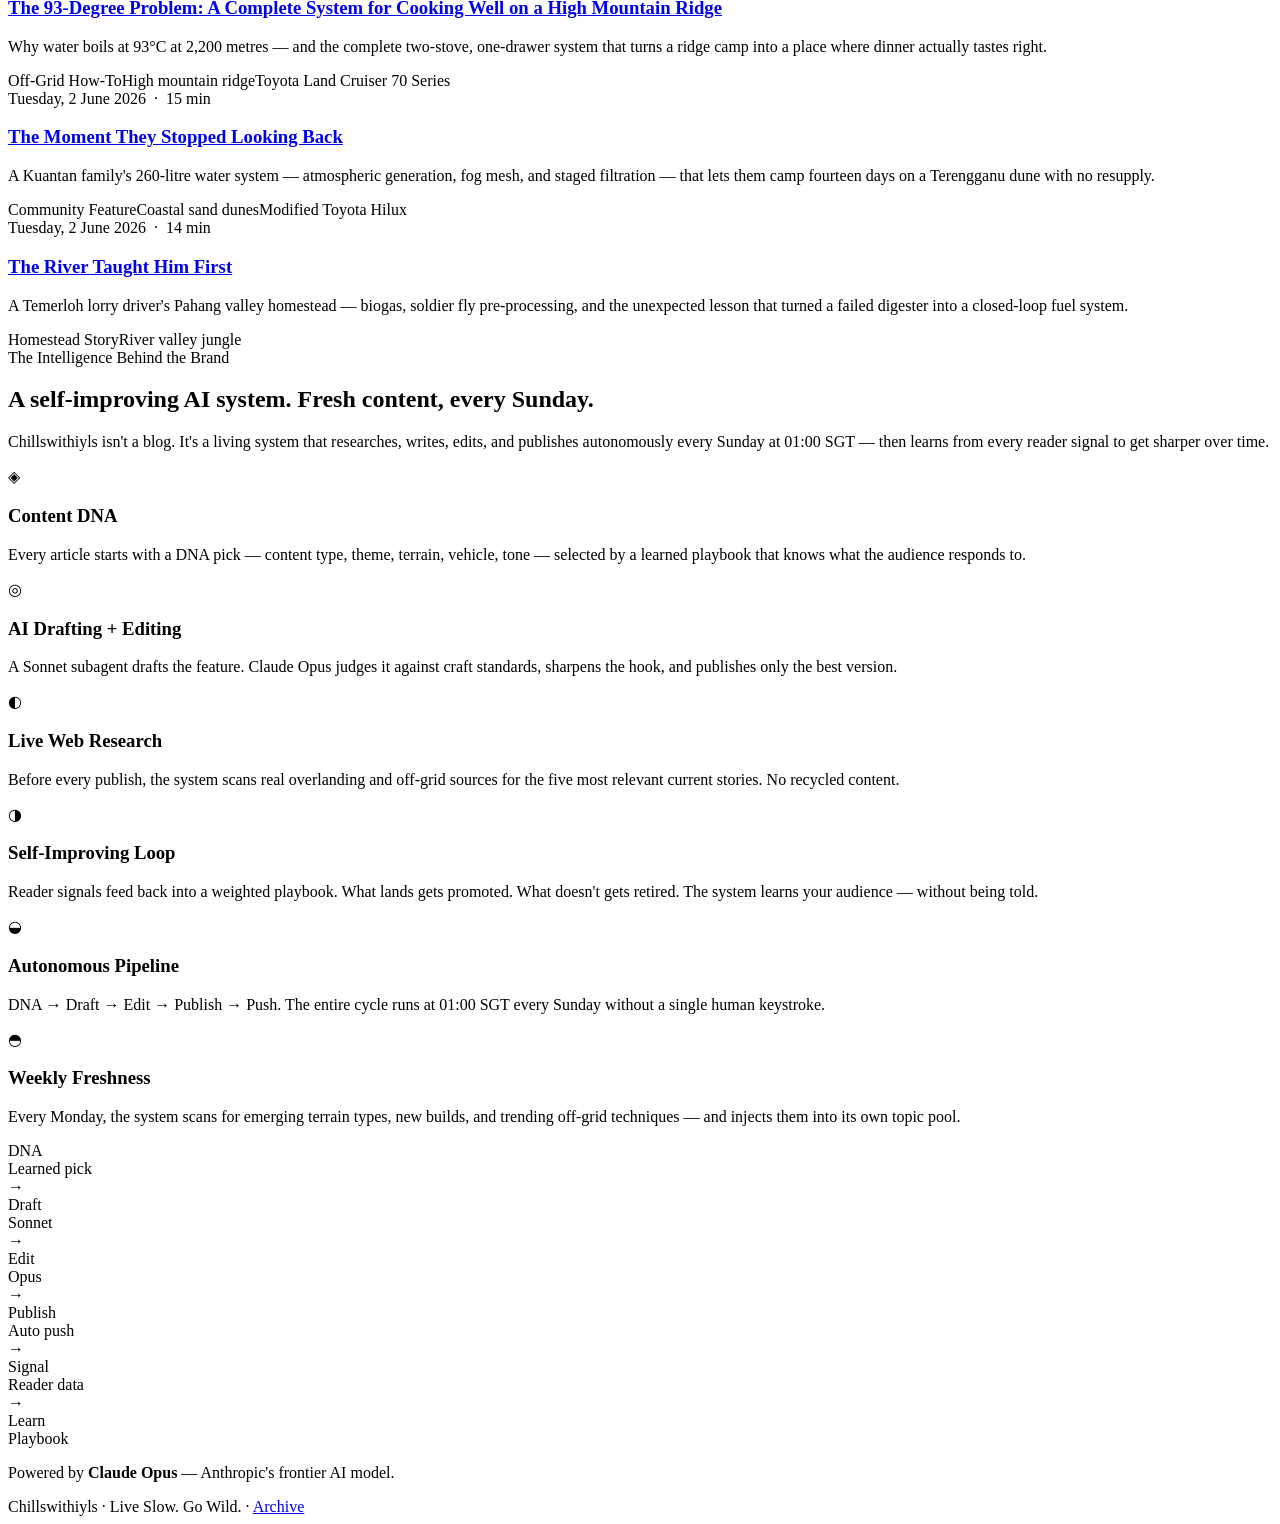
<file: archive.html>
<!DOCTYPE html>
<html lang="en">
<head>
<meta charset="utf-8">
<meta name="viewport" content="width=device-width, initial-scale=1">
<title>Archive — Chillswithiyls</title>
<meta name="description" content="Every Chillswithiyls article, from day one.">
<link rel="canonical" href="https://adamdegoat.github.io/chillswithiyls/archive.html">
<meta property="og:type" content="website">
<meta property="og:site_name" content="Chillswithiyls">
<meta property="og:title" content="Archive — Chillswithiyls">
<meta property="og:description" content="Every Chillswithiyls article, from day one.">
<meta property="og:image" content="https://adamdegoat.github.io/chillswithiyls/assets/og-default.png">
<meta property="og:url" content="https://adamdegoat.github.io/chillswithiyls/archive.html">
<meta name="twitter:card" content="summary_large_image">
<link rel="preconnect" href="https://fonts.googleapis.com">
<link rel="preconnect" href="https://fonts.gstatic.com" crossorigin>
<link href="https://fonts.googleapis.com/css2?family=Playfair+Display:ital,wght@0,700;0,800;1,700&family=Inter:wght@400;500;600&display=swap" rel="stylesheet">
<link rel="stylesheet" href="https://adamdegoat.github.io/chillswithiyls/assets/style.css?v=202606040514">
</head>
<body>

<header class="masthead">
  <div class="mast-inner">
    <a href="https://adamdegoat.github.io/chillswithiyls/" class="mast-logo">
      <svg class="mast-icon" viewBox="0 0 48 48" fill="none" xmlns="http://www.w3.org/2000/svg">
        <circle cx="24" cy="24" r="20" stroke="currentColor" stroke-width="2"/>
        <path d="M24 4 L24 44 M4 24 L44 24" stroke="currentColor" stroke-width="1.5" opacity="0.4"/>
        <circle cx="24" cy="24" r="4" fill="currentColor"/>
        <path d="M24 4 L28 12 L24 10 L20 12 Z" fill="currentColor"/>
        <path d="M44 24 L36 20 L38 24 L36 28 Z" fill="currentColor"/>
      </svg>
      <div class="mast-text">
        <span class="mast-brand">Chillswithiyls</span>
        <span class="mast-tag">Live Slow. Go Wild.</span>
      </div>
    </a>
    <nav class="mast-nav">
      <a href="https://adamdegoat.github.io/chillswithiyls/">Today</a>
      <a href="https://adamdegoat.github.io/chillswithiyls/archive.html">Archive</a>
      <a href="https://adamdegoat.github.io/chillswithiyls/#how-it-works">About</a>
    </nav>
  </div>
</header>


<section class="archive-page">
  <div class="archive-inner">
    <h1 class="archive-title">The Archive</h1>
    <p class="archive-sub">Every feature and field guide, from day one.</p>
    <div class="archive-list">
<article class="archive-card">
  <div class="arc-meta">Thursday, 4 June 2026 &nbsp;·&nbsp; 14 min</div>
  <h3 class="arc-title"><a href="https://adamdegoat.github.io/chillswithiyls/articles/2026-06-04-what-the-cistern-knows-before-you-do.html">What the Cistern Knows Before You Do</a></h3>
  <p class="arc-sum">Six families, four hectares of red laterite plateau in Loei Province, and the single decimal point error that forced a truck of water up the hill — a complete build guide for community rainwater, solar filtration, and greywater systems that actually survive the dry season.</p>
  <div class="arc-tags"><span class="tag">Build Guide</span><span class="tag">Red desert plateau</span></div>
</article>
<article class="archive-card">
  <div class="arc-meta">Wednesday, 3 June 2026 &nbsp;·&nbsp; 14 min</div>
  <h3 class="arc-title"><a href="https://adamdegoat.github.io/chillswithiyls/articles/2026-06-03-the-93-degree-problem-a-complete-system-for-cooking-.html">The 93-Degree Problem: A Complete System for Cooking Well on a High Mountain Ridge</a></h3>
  <p class="arc-sum">Why water boils at 93°C at 2,200 metres — and the complete two-stove, one-drawer system that turns a ridge camp into a place where dinner actually tastes right.</p>
  <div class="arc-tags"><span class="tag">Off-Grid How-To</span><span class="tag">High mountain ridge</span><span class="tag">Toyota Land Cruiser 70 Series</span></div>
</article>
<article class="archive-card">
  <div class="arc-meta">Tuesday, 2 June 2026 &nbsp;·&nbsp; 15 min</div>
  <h3 class="arc-title"><a href="https://adamdegoat.github.io/chillswithiyls/articles/2026-06-02-the-moment-they-stopped-looking-back.html">The Moment They Stopped Looking Back</a></h3>
  <p class="arc-sum">A Kuantan family&#x27;s 260-litre water system — atmospheric generation, fog mesh, and staged filtration — that lets them camp fourteen days on a Terengganu dune with no resupply.</p>
  <div class="arc-tags"><span class="tag">Community Feature</span><span class="tag">Coastal sand dunes</span><span class="tag">Modified Toyota Hilux</span></div>
</article>
<article class="archive-card">
  <div class="arc-meta">Tuesday, 2 June 2026 &nbsp;·&nbsp; 14 min</div>
  <h3 class="arc-title"><a href="https://adamdegoat.github.io/chillswithiyls/articles/2026-06-02-the-river-taught-him-first.html">The River Taught Him First</a></h3>
  <p class="arc-sum">A Temerloh lorry driver&#x27;s Pahang valley homestead — biogas, soldier fly pre-processing, and the unexpected lesson that turned a failed digester into a closed-loop fuel system.</p>
  <div class="arc-tags"><span class="tag">Homestead Story</span><span class="tag">River valley jungle</span></div>
</article></div>
  </div>
</section>


<section class="how-it-works" id="how-it-works">
  <div class="hiw-inner">
    <div class="hiw-header">
      <span class="hiw-eyebrow">The Intelligence Behind the Brand</span>
      <h2 class="hiw-title">A self-improving AI system. Fresh content, every Sunday.</h2>
      <p class="hiw-sub">Chillswithiyls isn't a blog. It's a living system that researches, writes, edits, and publishes autonomously every Sunday at 01:00 SGT — then learns from every reader signal to get sharper over time.</p>
    </div>
    <div class="hiw-grid">
      <div class="hiw-card">
        <div class="hiw-icon">◈</div>
        <h3>Content DNA</h3>
        <p>Every article starts with a DNA pick — content type, theme, terrain, vehicle, tone — selected by a learned playbook that knows what the audience responds to.</p>
      </div>
      <div class="hiw-card">
        <div class="hiw-icon">◎</div>
        <h3>AI Drafting + Editing</h3>
        <p>A Sonnet subagent drafts the feature. Claude Opus judges it against craft standards, sharpens the hook, and publishes only the best version.</p>
      </div>
      <div class="hiw-card">
        <div class="hiw-icon">◐</div>
        <h3>Live Web Research</h3>
        <p>Before every publish, the system scans real overlanding and off-grid sources for the five most relevant current stories. No recycled content.</p>
      </div>
      <div class="hiw-card">
        <div class="hiw-icon">◑</div>
        <h3>Self-Improving Loop</h3>
        <p>Reader signals feed back into a weighted playbook. What lands gets promoted. What doesn't gets retired. The system learns your audience — without being told.</p>
      </div>
      <div class="hiw-card">
        <div class="hiw-icon">◒</div>
        <h3>Autonomous Pipeline</h3>
        <p>DNA → Draft → Edit → Publish → Push. The entire cycle runs at 01:00 SGT every Sunday without a single human keystroke.</p>
      </div>
      <div class="hiw-card">
        <div class="hiw-icon">◓</div>
        <h3>Weekly Freshness</h3>
        <p>Every Monday, the system scans for emerging terrain types, new builds, and trending off-grid techniques — and injects them into its own topic pool.</p>
      </div>
    </div>
    <div class="hiw-flow">
      <div class="flow-step">DNA<br><span>Learned pick</span></div>
      <div class="flow-arrow">→</div>
      <div class="flow-step">Draft<br><span>Sonnet</span></div>
      <div class="flow-arrow">→</div>
      <div class="flow-step">Edit<br><span>Opus</span></div>
      <div class="flow-arrow">→</div>
      <div class="flow-step">Publish<br><span>Auto push</span></div>
      <div class="flow-arrow">→</div>
      <div class="flow-step">Signal<br><span>Reader data</span></div>
      <div class="flow-arrow">→</div>
      <div class="flow-step">Learn<br><span>Playbook</span></div>
    </div>
    <p class="hiw-powered">Powered by <strong>Claude Opus</strong> — Anthropic's frontier AI model.</p>
  </div>
</section>


<footer class="site-footer">
  <div class="footer-inner">
    <span class="footer-brand">Chillswithiyls</span>
    <span class="footer-sep">·</span>
    <span>Live Slow. Go Wild.</span>
    <span class="footer-sep">·</span>
    <a href="https://adamdegoat.github.io/chillswithiyls/archive.html">Archive</a>
  </div>
</footer>

</body>
</html>
</file>
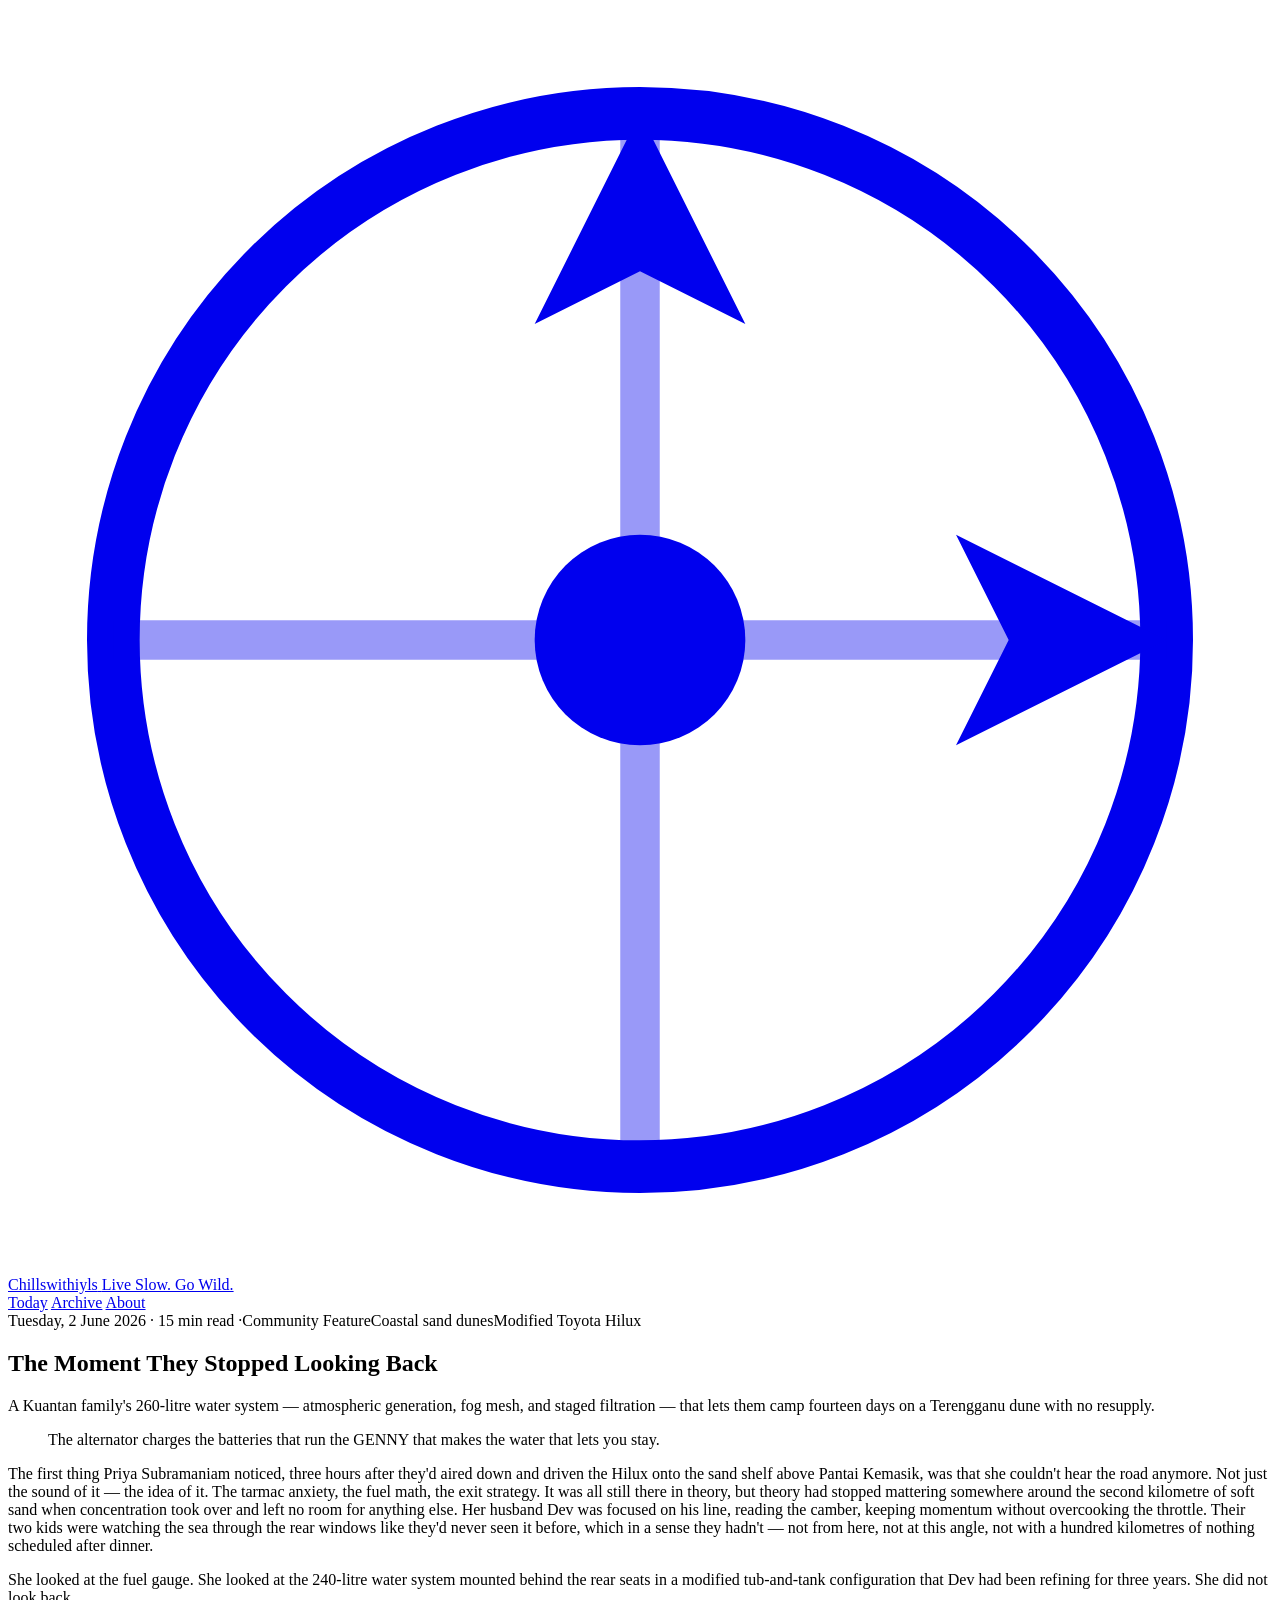
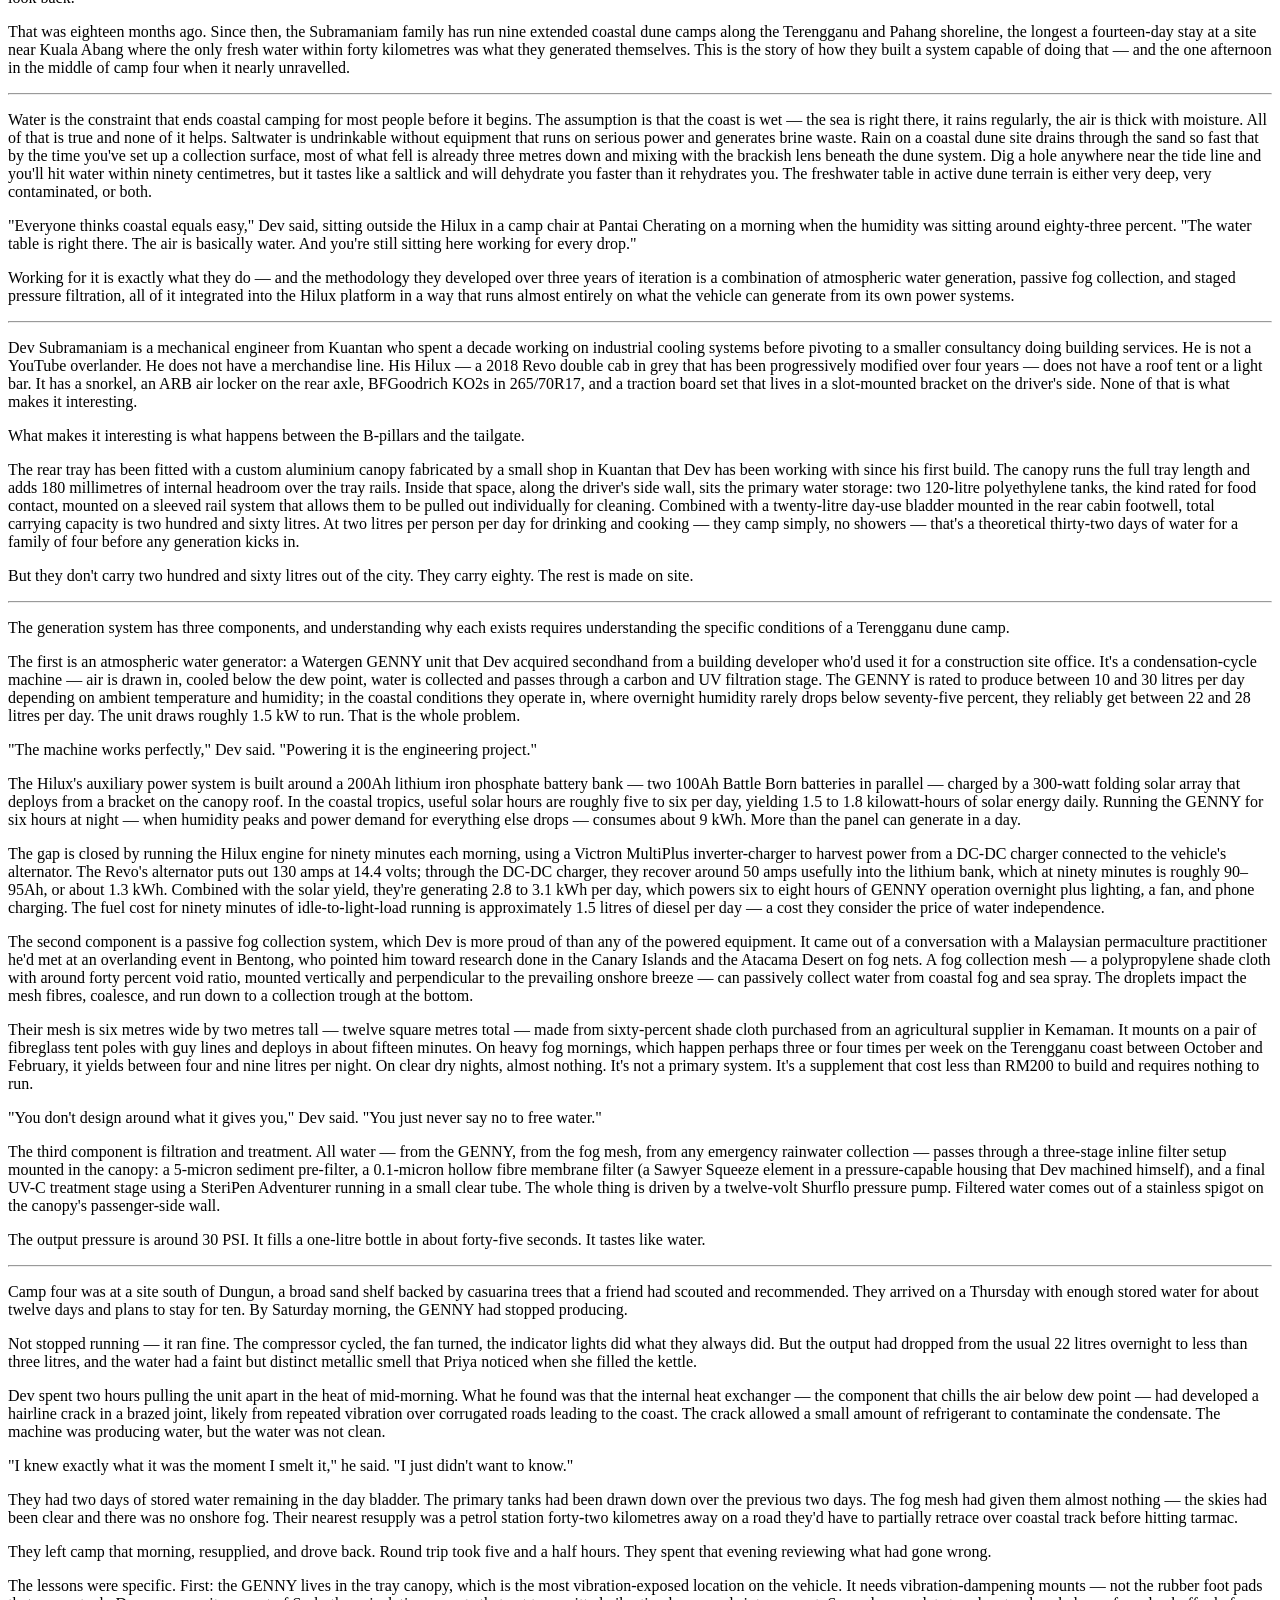
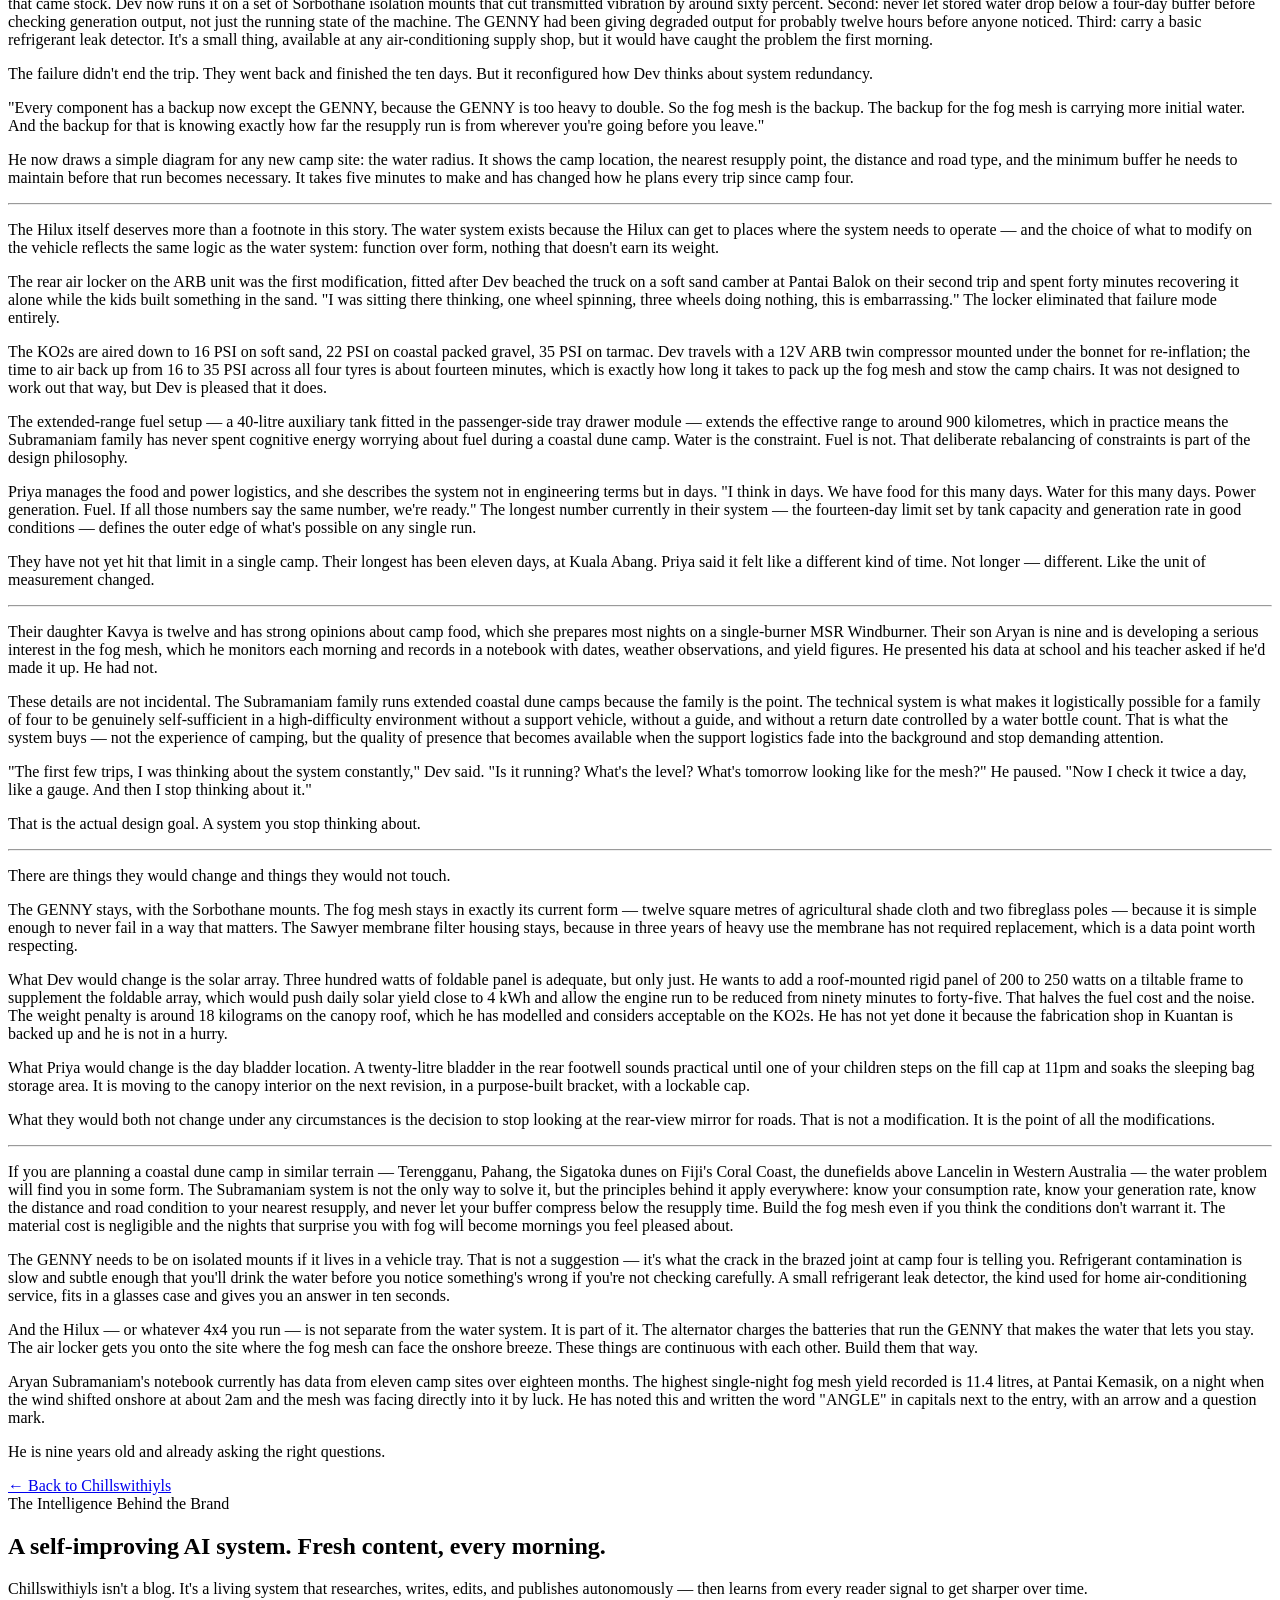
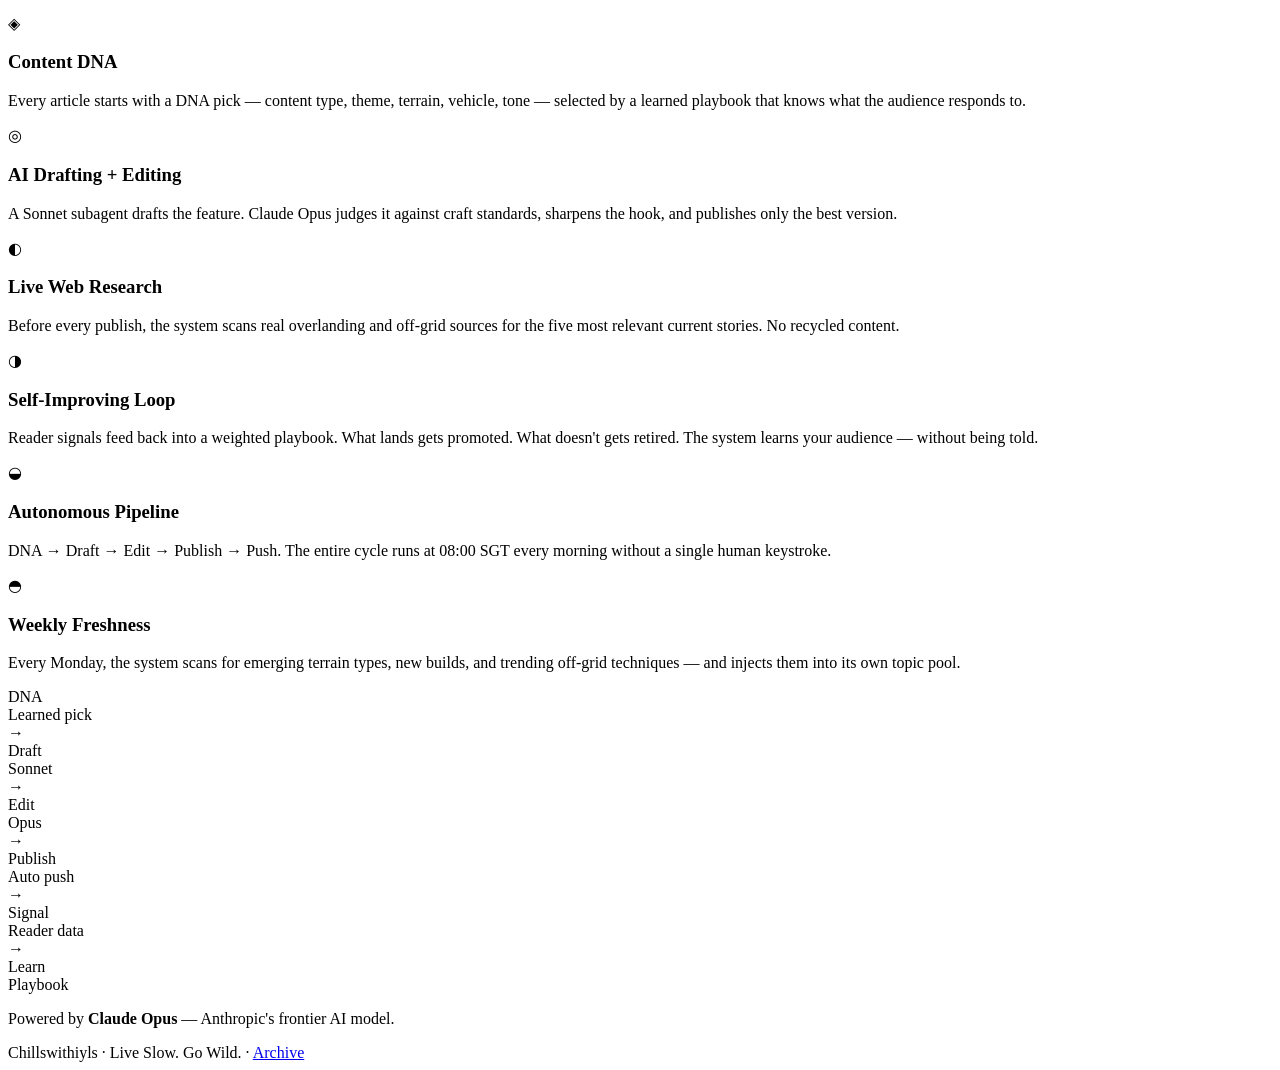
<file: articles/2026-06-02-the-moment-they-stopped-looking-back.html>
<!DOCTYPE html>
<html lang="en">
<head>
<meta charset="utf-8">
<meta name="viewport" content="width=device-width, initial-scale=1">
<title>The Moment They Stopped Looking Back — Chillswithiyls</title>
<meta name="description" content="A Kuantan family&#x27;s 260-litre water system — atmospheric generation, fog mesh, and staged filtration — that lets them camp fourteen days on a Terengganu dune with no resupply.">
<link rel="canonical" href="https://adamdegoat.github.io/chillswithiyls/articles/2026-06-02-the-moment-they-stopped-looking-back.html">
<meta property="og:type" content="website">
<meta property="og:site_name" content="Chillswithiyls">
<meta property="og:title" content="The Moment They Stopped Looking Back — Chillswithiyls">
<meta property="og:description" content="A Kuantan family&#x27;s 260-litre water system — atmospheric generation, fog mesh, and staged filtration — that lets them camp fourteen days on a Terengganu dune with no resupply.">
<meta property="og:image" content="https://adamdegoat.github.io/chillswithiyls/assets/og-default.png">
<meta property="og:url" content="https://adamdegoat.github.io/chillswithiyls/articles/2026-06-02-the-moment-they-stopped-looking-back.html">
<meta name="twitter:card" content="summary_large_image">
<link rel="preconnect" href="https://fonts.googleapis.com">
<link rel="preconnect" href="https://fonts.gstatic.com" crossorigin>
<link href="https://fonts.googleapis.com/css2?family=Playfair+Display:ital,wght@0,700;0,800;1,700&family=Inter:wght@400;500;600&display=swap" rel="stylesheet">
<link rel="stylesheet" href="https://adamdegoat.github.io/chillswithiyls/assets/style.css?v=202606021424">
</head>
<body>

<header class="masthead">
  <div class="mast-inner">
    <a href="https://adamdegoat.github.io/chillswithiyls/" class="mast-logo">
      <svg class="mast-icon" viewBox="0 0 48 48" fill="none" xmlns="http://www.w3.org/2000/svg">
        <circle cx="24" cy="24" r="20" stroke="currentColor" stroke-width="2"/>
        <path d="M24 4 L24 44 M4 24 L44 24" stroke="currentColor" stroke-width="1.5" opacity="0.4"/>
        <circle cx="24" cy="24" r="4" fill="currentColor"/>
        <path d="M24 4 L28 12 L24 10 L20 12 Z" fill="currentColor"/>
        <path d="M44 24 L36 20 L38 24 L36 28 Z" fill="currentColor"/>
      </svg>
      <div class="mast-text">
        <span class="mast-brand">Chillswithiyls</span>
        <span class="mast-tag">Live Slow. Go Wild.</span>
      </div>
    </a>
    <nav class="mast-nav">
      <a href="https://adamdegoat.github.io/chillswithiyls/">Today</a>
      <a href="https://adamdegoat.github.io/chillswithiyls/archive.html">Archive</a>
      <a href="https://adamdegoat.github.io/chillswithiyls/#how-it-works">About</a>
    </nav>
  </div>
</header>


<article class="article-page">
  <header class="article-header">
    <div class="article-meta-top">
      <span>Tuesday, 2 June 2026</span>
      <span class="sep">·</span>
      <span>15 min read</span>
      <span class="sep">·</span><span class="tag">Community Feature</span><span class="tag">Coastal sand dunes</span><span class="tag">Modified Toyota Hilux</span>
    </div>
    <h1 class="article-title">The Moment They Stopped Looking Back</h1>
    <p class="article-summary">A Kuantan family&#x27;s 260-litre water system — atmospheric generation, fog mesh, and staged filtration — that lets them camp fourteen days on a Terengganu dune with no resupply.</p>
    <blockquote class="article-pull">The alternator charges the batteries that run the GENNY that makes the water that lets you stay.</blockquote>
  </header>
  <div class="article-body">
    <p>The first thing Priya Subramaniam noticed, three hours after they&#x27;d aired down and driven the Hilux onto the sand shelf above Pantai Kemasik, was that she couldn&#x27;t hear the road anymore. Not just the sound of it — the idea of it. The tarmac anxiety, the fuel math, the exit strategy. It was all still there in theory, but theory had stopped mattering somewhere around the second kilometre of soft sand when concentration took over and left no room for anything else. Her husband Dev was focused on his line, reading the camber, keeping momentum without overcooking the throttle. Their two kids were watching the sea through the rear windows like they&#x27;d never seen it before, which in a sense they hadn&#x27;t — not from here, not at this angle, not with a hundred kilometres of nothing scheduled after dinner.</p>
<p>She looked at the fuel gauge. She looked at the 240-litre water system mounted behind the rear seats in a modified tub-and-tank configuration that Dev had been refining for three years. She did not look back.</p>
<p>That was eighteen months ago. Since then, the Subramaniam family has run nine extended coastal dune camps along the Terengganu and Pahang shoreline, the longest a fourteen-day stay at a site near Kuala Abang where the only fresh water within forty kilometres was what they generated themselves. This is the story of how they built a system capable of doing that — and the one afternoon in the middle of camp four when it nearly unravelled.</p>
<hr class="section-break">
<p>Water is the constraint that ends coastal camping for most people before it begins. The assumption is that the coast is wet — the sea is right there, it rains regularly, the air is thick with moisture. All of that is true and none of it helps. Saltwater is undrinkable without equipment that runs on serious power and generates brine waste. Rain on a coastal dune site drains through the sand so fast that by the time you&#x27;ve set up a collection surface, most of what fell is already three metres down and mixing with the brackish lens beneath the dune system. Dig a hole anywhere near the tide line and you&#x27;ll hit water within ninety centimetres, but it tastes like a saltlick and will dehydrate you faster than it rehydrates you. The freshwater table in active dune terrain is either very deep, very contaminated, or both.</p>
<p>&quot;Everyone thinks coastal equals easy,&quot; Dev said, sitting outside the Hilux in a camp chair at Pantai Cherating on a morning when the humidity was sitting around eighty-three percent. &quot;The water table is right there. The air is basically water. And you&#x27;re still sitting here working for every drop.&quot;</p>
<p>Working for it is exactly what they do — and the methodology they developed over three years of iteration is a combination of atmospheric water generation, passive fog collection, and staged pressure filtration, all of it integrated into the Hilux platform in a way that runs almost entirely on what the vehicle can generate from its own power systems.</p>
<hr class="section-break">
<p>Dev Subramaniam is a mechanical engineer from Kuantan who spent a decade working on industrial cooling systems before pivoting to a smaller consultancy doing building services. He is not a YouTube overlander. He does not have a merchandise line. His Hilux — a 2018 Revo double cab in grey that has been progressively modified over four years — does not have a roof tent or a light bar. It has a snorkel, an ARB air locker on the rear axle, BFGoodrich KO2s in 265/70R17, and a traction board set that lives in a slot-mounted bracket on the driver&#x27;s side. None of that is what makes it interesting.</p>
<p>What makes it interesting is what happens between the B-pillars and the tailgate.</p>
<p>The rear tray has been fitted with a custom aluminium canopy fabricated by a small shop in Kuantan that Dev has been working with since his first build. The canopy runs the full tray length and adds 180 millimetres of internal headroom over the tray rails. Inside that space, along the driver&#x27;s side wall, sits the primary water storage: two 120-litre polyethylene tanks, the kind rated for food contact, mounted on a sleeved rail system that allows them to be pulled out individually for cleaning. Combined with a twenty-litre day-use bladder mounted in the rear cabin footwell, total carrying capacity is two hundred and sixty litres. At two litres per person per day for drinking and cooking — they camp simply, no showers — that&#x27;s a theoretical thirty-two days of water for a family of four before any generation kicks in.</p>
<p>But they don&#x27;t carry two hundred and sixty litres out of the city. They carry eighty. The rest is made on site.</p>
<hr class="section-break">
<p>The generation system has three components, and understanding why each exists requires understanding the specific conditions of a Terengganu dune camp.</p>
<p>The first is an atmospheric water generator: a Watergen GENNY unit that Dev acquired secondhand from a building developer who&#x27;d used it for a construction site office. It&#x27;s a condensation-cycle machine — air is drawn in, cooled below the dew point, water is collected and passes through a carbon and UV filtration stage. The GENNY is rated to produce between 10 and 30 litres per day depending on ambient temperature and humidity; in the coastal conditions they operate in, where overnight humidity rarely drops below seventy-five percent, they reliably get between 22 and 28 litres per day. The unit draws roughly 1.5 kW to run. That is the whole problem.</p>
<p>&quot;The machine works perfectly,&quot; Dev said. &quot;Powering it is the engineering project.&quot;</p>
<p>The Hilux&#x27;s auxiliary power system is built around a 200Ah lithium iron phosphate battery bank — two 100Ah Battle Born batteries in parallel — charged by a 300-watt folding solar array that deploys from a bracket on the canopy roof. In the coastal tropics, useful solar hours are roughly five to six per day, yielding 1.5 to 1.8 kilowatt-hours of solar energy daily. Running the GENNY for six hours at night — when humidity peaks and power demand for everything else drops — consumes about 9 kWh. More than the panel can generate in a day.</p>
<p>The gap is closed by running the Hilux engine for ninety minutes each morning, using a Victron MultiPlus inverter-charger to harvest power from a DC-DC charger connected to the vehicle&#x27;s alternator. The Revo&#x27;s alternator puts out 130 amps at 14.4 volts; through the DC-DC charger, they recover around 50 amps usefully into the lithium bank, which at ninety minutes is roughly 90–95Ah, or about 1.3 kWh. Combined with the solar yield, they&#x27;re generating 2.8 to 3.1 kWh per day, which powers six to eight hours of GENNY operation overnight plus lighting, a fan, and phone charging. The fuel cost for ninety minutes of idle-to-light-load running is approximately 1.5 litres of diesel per day — a cost they consider the price of water independence.</p>
<p>The second component is a passive fog collection system, which Dev is more proud of than any of the powered equipment. It came out of a conversation with a Malaysian permaculture practitioner he&#x27;d met at an overlanding event in Bentong, who pointed him toward research done in the Canary Islands and the Atacama Desert on fog nets. A fog collection mesh — a polypropylene shade cloth with around forty percent void ratio, mounted vertically and perpendicular to the prevailing onshore breeze — can passively collect water from coastal fog and sea spray. The droplets impact the mesh fibres, coalesce, and run down to a collection trough at the bottom.</p>
<p>Their mesh is six metres wide by two metres tall — twelve square metres total — made from sixty-percent shade cloth purchased from an agricultural supplier in Kemaman. It mounts on a pair of fibreglass tent poles with guy lines and deploys in about fifteen minutes. On heavy fog mornings, which happen perhaps three or four times per week on the Terengganu coast between October and February, it yields between four and nine litres per night. On clear dry nights, almost nothing. It&#x27;s not a primary system. It&#x27;s a supplement that cost less than RM200 to build and requires nothing to run.</p>
<p>&quot;You don&#x27;t design around what it gives you,&quot; Dev said. &quot;You just never say no to free water.&quot;</p>
<p>The third component is filtration and treatment. All water — from the GENNY, from the fog mesh, from any emergency rainwater collection — passes through a three-stage inline filter setup mounted in the canopy: a 5-micron sediment pre-filter, a 0.1-micron hollow fibre membrane filter (a Sawyer Squeeze element in a pressure-capable housing that Dev machined himself), and a final UV-C treatment stage using a SteriPen Adventurer running in a small clear tube. The whole thing is driven by a twelve-volt Shurflo pressure pump. Filtered water comes out of a stainless spigot on the canopy&#x27;s passenger-side wall.</p>
<p>The output pressure is around 30 PSI. It fills a one-litre bottle in about forty-five seconds. It tastes like water.</p>
<hr class="section-break">
<p>Camp four was at a site south of Dungun, a broad sand shelf backed by casuarina trees that a friend had scouted and recommended. They arrived on a Thursday with enough stored water for about twelve days and plans to stay for ten. By Saturday morning, the GENNY had stopped producing.</p>
<p>Not stopped running — it ran fine. The compressor cycled, the fan turned, the indicator lights did what they always did. But the output had dropped from the usual 22 litres overnight to less than three litres, and the water had a faint but distinct metallic smell that Priya noticed when she filled the kettle.</p>
<p>Dev spent two hours pulling the unit apart in the heat of mid-morning. What he found was that the internal heat exchanger — the component that chills the air below dew point — had developed a hairline crack in a brazed joint, likely from repeated vibration over corrugated roads leading to the coast. The crack allowed a small amount of refrigerant to contaminate the condensate. The machine was producing water, but the water was not clean.</p>
<p>&quot;I knew exactly what it was the moment I smelt it,&quot; he said. &quot;I just didn&#x27;t want to know.&quot;</p>
<p>They had two days of stored water remaining in the day bladder. The primary tanks had been drawn down over the previous two days. The fog mesh had given them almost nothing — the skies had been clear and there was no onshore fog. Their nearest resupply was a petrol station forty-two kilometres away on a road they&#x27;d have to partially retrace over coastal track before hitting tarmac.</p>
<p>They left camp that morning, resupplied, and drove back. Round trip took five and a half hours. They spent that evening reviewing what had gone wrong.</p>
<p>The lessons were specific. First: the GENNY lives in the tray canopy, which is the most vibration-exposed location on the vehicle. It needs vibration-dampening mounts — not the rubber foot pads that came stock. Dev now runs it on a set of Sorbothane isolation mounts that cut transmitted vibration by around sixty percent. Second: never let stored water drop below a four-day buffer before checking generation output, not just the running state of the machine. The GENNY had been giving degraded output for probably twelve hours before anyone noticed. Third: carry a basic refrigerant leak detector. It&#x27;s a small thing, available at any air-conditioning supply shop, but it would have caught the problem the first morning.</p>
<p>The failure didn&#x27;t end the trip. They went back and finished the ten days. But it reconfigured how Dev thinks about system redundancy.</p>
<p>&quot;Every component has a backup now except the GENNY, because the GENNY is too heavy to double. So the fog mesh is the backup. The backup for the fog mesh is carrying more initial water. And the backup for that is knowing exactly how far the resupply run is from wherever you&#x27;re going before you leave.&quot;</p>
<p>He now draws a simple diagram for any new camp site: the water radius. It shows the camp location, the nearest resupply point, the distance and road type, and the minimum buffer he needs to maintain before that run becomes necessary. It takes five minutes to make and has changed how he plans every trip since camp four.</p>
<hr class="section-break">
<p>The Hilux itself deserves more than a footnote in this story. The water system exists because the Hilux can get to places where the system needs to operate — and the choice of what to modify on the vehicle reflects the same logic as the water system: function over form, nothing that doesn&#x27;t earn its weight.</p>
<p>The rear air locker on the ARB unit was the first modification, fitted after Dev beached the truck on a soft sand camber at Pantai Balok on their second trip and spent forty minutes recovering it alone while the kids built something in the sand. &quot;I was sitting there thinking, one wheel spinning, three wheels doing nothing, this is embarrassing.&quot; The locker eliminated that failure mode entirely.</p>
<p>The KO2s are aired down to 16 PSI on soft sand, 22 PSI on coastal packed gravel, 35 PSI on tarmac. Dev travels with a 12V ARB twin compressor mounted under the bonnet for re-inflation; the time to air back up from 16 to 35 PSI across all four tyres is about fourteen minutes, which is exactly how long it takes to pack up the fog mesh and stow the camp chairs. It was not designed to work out that way, but Dev is pleased that it does.</p>
<p>The extended-range fuel setup — a 40-litre auxiliary tank fitted in the passenger-side tray drawer module — extends the effective range to around 900 kilometres, which in practice means the Subramaniam family has never spent cognitive energy worrying about fuel during a coastal dune camp. Water is the constraint. Fuel is not. That deliberate rebalancing of constraints is part of the design philosophy.</p>
<p>Priya manages the food and power logistics, and she describes the system not in engineering terms but in days. &quot;I think in days. We have food for this many days. Water for this many days. Power generation. Fuel. If all those numbers say the same number, we&#x27;re ready.&quot; The longest number currently in their system — the fourteen-day limit set by tank capacity and generation rate in good conditions — defines the outer edge of what&#x27;s possible on any single run.</p>
<p>They have not yet hit that limit in a single camp. Their longest has been eleven days, at Kuala Abang. Priya said it felt like a different kind of time. Not longer — different. Like the unit of measurement changed.</p>
<hr class="section-break">
<p>Their daughter Kavya is twelve and has strong opinions about camp food, which she prepares most nights on a single-burner MSR Windburner. Their son Aryan is nine and is developing a serious interest in the fog mesh, which he monitors each morning and records in a notebook with dates, weather observations, and yield figures. He presented his data at school and his teacher asked if he&#x27;d made it up. He had not.</p>
<p>These details are not incidental. The Subramaniam family runs extended coastal dune camps because the family is the point. The technical system is what makes it logistically possible for a family of four to be genuinely self-sufficient in a high-difficulty environment without a support vehicle, without a guide, and without a return date controlled by a water bottle count. That is what the system buys — not the experience of camping, but the quality of presence that becomes available when the support logistics fade into the background and stop demanding attention.</p>
<p>&quot;The first few trips, I was thinking about the system constantly,&quot; Dev said. &quot;Is it running? What&#x27;s the level? What&#x27;s tomorrow looking like for the mesh?&quot; He paused. &quot;Now I check it twice a day, like a gauge. And then I stop thinking about it.&quot;</p>
<p>That is the actual design goal. A system you stop thinking about.</p>
<hr class="section-break">
<p>There are things they would change and things they would not touch.</p>
<p>The GENNY stays, with the Sorbothane mounts. The fog mesh stays in exactly its current form — twelve square metres of agricultural shade cloth and two fibreglass poles — because it is simple enough to never fail in a way that matters. The Sawyer membrane filter housing stays, because in three years of heavy use the membrane has not required replacement, which is a data point worth respecting.</p>
<p>What Dev would change is the solar array. Three hundred watts of foldable panel is adequate, but only just. He wants to add a roof-mounted rigid panel of 200 to 250 watts on a tiltable frame to supplement the foldable array, which would push daily solar yield close to 4 kWh and allow the engine run to be reduced from ninety minutes to forty-five. That halves the fuel cost and the noise. The weight penalty is around 18 kilograms on the canopy roof, which he has modelled and considers acceptable on the KO2s. He has not yet done it because the fabrication shop in Kuantan is backed up and he is not in a hurry.</p>
<p>What Priya would change is the day bladder location. A twenty-litre bladder in the rear footwell sounds practical until one of your children steps on the fill cap at 11pm and soaks the sleeping bag storage area. It is moving to the canopy interior on the next revision, in a purpose-built bracket, with a lockable cap.</p>
<p>What they would both not change under any circumstances is the decision to stop looking at the rear-view mirror for roads. That is not a modification. It is the point of all the modifications.</p>
<hr class="section-break">
<p>If you are planning a coastal dune camp in similar terrain — Terengganu, Pahang, the Sigatoka dunes on Fiji&#x27;s Coral Coast, the dunefields above Lancelin in Western Australia — the water problem will find you in some form. The Subramaniam system is not the only way to solve it, but the principles behind it apply everywhere: know your consumption rate, know your generation rate, know the distance and road condition to your nearest resupply, and never let your buffer compress below the resupply time. Build the fog mesh even if you think the conditions don&#x27;t warrant it. The material cost is negligible and the nights that surprise you with fog will become mornings you feel pleased about.</p>
<p>The GENNY needs to be on isolated mounts if it lives in a vehicle tray. That is not a suggestion — it&#x27;s what the crack in the brazed joint at camp four is telling you. Refrigerant contamination is slow and subtle enough that you&#x27;ll drink the water before you notice something&#x27;s wrong if you&#x27;re not checking carefully. A small refrigerant leak detector, the kind used for home air-conditioning service, fits in a glasses case and gives you an answer in ten seconds.</p>
<p>And the Hilux — or whatever 4x4 you run — is not separate from the water system. It is part of it. The alternator charges the batteries that run the GENNY that makes the water that lets you stay. The air locker gets you onto the site where the fog mesh can face the onshore breeze. These things are continuous with each other. Build them that way.</p>
<p>Aryan Subramaniam&#x27;s notebook currently has data from eleven camp sites over eighteen months. The highest single-night fog mesh yield recorded is 11.4 litres, at Pantai Kemasik, on a night when the wind shifted onshore at about 2am and the mesh was facing directly into it by luck. He has noted this and written the word &quot;ANGLE&quot; in capitals next to the entry, with an arrow and a question mark.</p>
<p>He is nine years old and already asking the right questions.</p>
  </div>
  <footer class="article-footer">
    <a href="https://adamdegoat.github.io/chillswithiyls/" class="back-link">← Back to Chillswithiyls</a>
  </footer>
</article>


<section class="how-it-works" id="how-it-works">
  <div class="hiw-inner">
    <div class="hiw-header">
      <span class="hiw-eyebrow">The Intelligence Behind the Brand</span>
      <h2 class="hiw-title">A self-improving AI system. Fresh content, every morning.</h2>
      <p class="hiw-sub">Chillswithiyls isn't a blog. It's a living system that researches, writes, edits, and publishes autonomously — then learns from every reader signal to get sharper over time.</p>
    </div>
    <div class="hiw-grid">
      <div class="hiw-card">
        <div class="hiw-icon">◈</div>
        <h3>Content DNA</h3>
        <p>Every article starts with a DNA pick — content type, theme, terrain, vehicle, tone — selected by a learned playbook that knows what the audience responds to.</p>
      </div>
      <div class="hiw-card">
        <div class="hiw-icon">◎</div>
        <h3>AI Drafting + Editing</h3>
        <p>A Sonnet subagent drafts the feature. Claude Opus judges it against craft standards, sharpens the hook, and publishes only the best version.</p>
      </div>
      <div class="hiw-card">
        <div class="hiw-icon">◐</div>
        <h3>Live Web Research</h3>
        <p>Before every publish, the system scans real overlanding and off-grid sources for the five most relevant current stories. No recycled content.</p>
      </div>
      <div class="hiw-card">
        <div class="hiw-icon">◑</div>
        <h3>Self-Improving Loop</h3>
        <p>Reader signals feed back into a weighted playbook. What lands gets promoted. What doesn't gets retired. The system learns your audience — without being told.</p>
      </div>
      <div class="hiw-card">
        <div class="hiw-icon">◒</div>
        <h3>Autonomous Pipeline</h3>
        <p>DNA → Draft → Edit → Publish → Push. The entire cycle runs at 08:00 SGT every morning without a single human keystroke.</p>
      </div>
      <div class="hiw-card">
        <div class="hiw-icon">◓</div>
        <h3>Weekly Freshness</h3>
        <p>Every Monday, the system scans for emerging terrain types, new builds, and trending off-grid techniques — and injects them into its own topic pool.</p>
      </div>
    </div>
    <div class="hiw-flow">
      <div class="flow-step">DNA<br><span>Learned pick</span></div>
      <div class="flow-arrow">→</div>
      <div class="flow-step">Draft<br><span>Sonnet</span></div>
      <div class="flow-arrow">→</div>
      <div class="flow-step">Edit<br><span>Opus</span></div>
      <div class="flow-arrow">→</div>
      <div class="flow-step">Publish<br><span>Auto push</span></div>
      <div class="flow-arrow">→</div>
      <div class="flow-step">Signal<br><span>Reader data</span></div>
      <div class="flow-arrow">→</div>
      <div class="flow-step">Learn<br><span>Playbook</span></div>
    </div>
    <p class="hiw-powered">Powered by <strong>Claude Opus</strong> — Anthropic's frontier AI model.</p>
  </div>
</section>


<footer class="site-footer">
  <div class="footer-inner">
    <span class="footer-brand">Chillswithiyls</span>
    <span class="footer-sep">·</span>
    <span>Live Slow. Go Wild.</span>
    <span class="footer-sep">·</span>
    <a href="https://adamdegoat.github.io/chillswithiyls/archive.html">Archive</a>
  </div>
</footer>

</body>
</html>
</file>
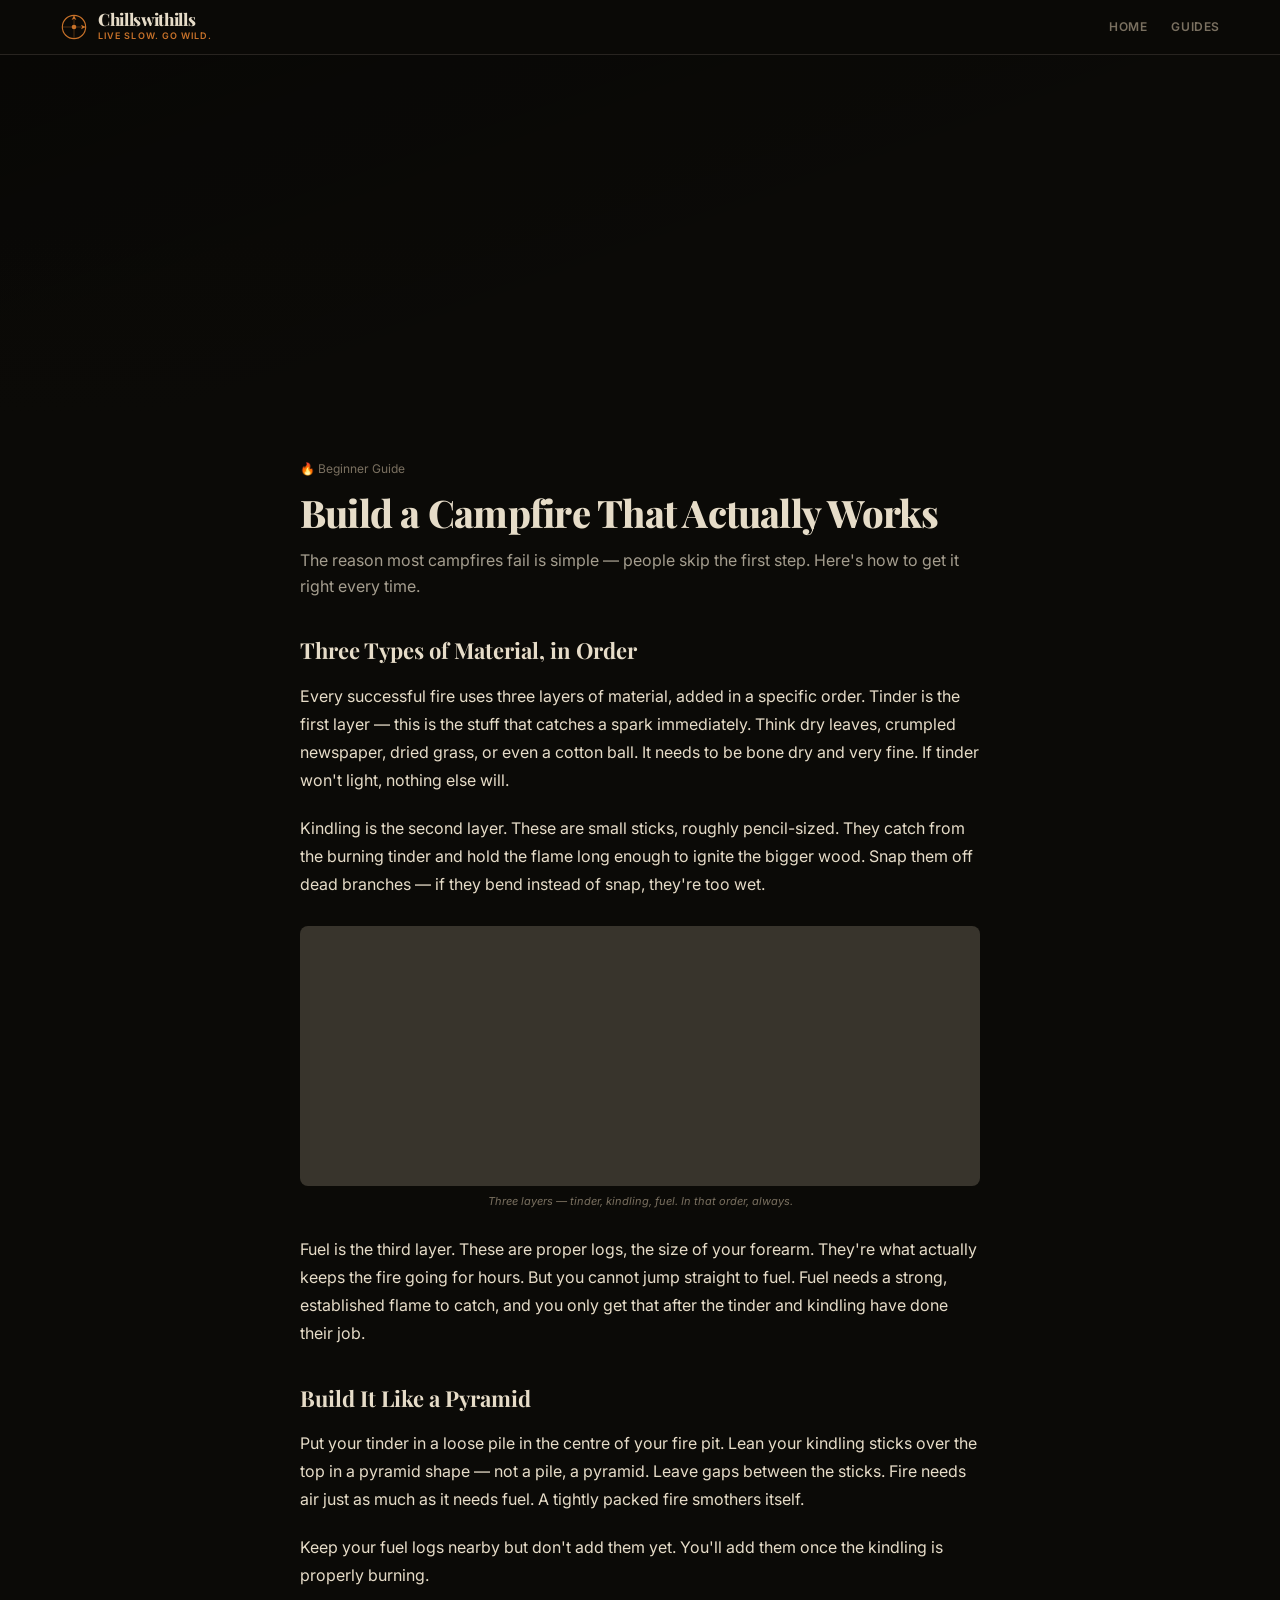
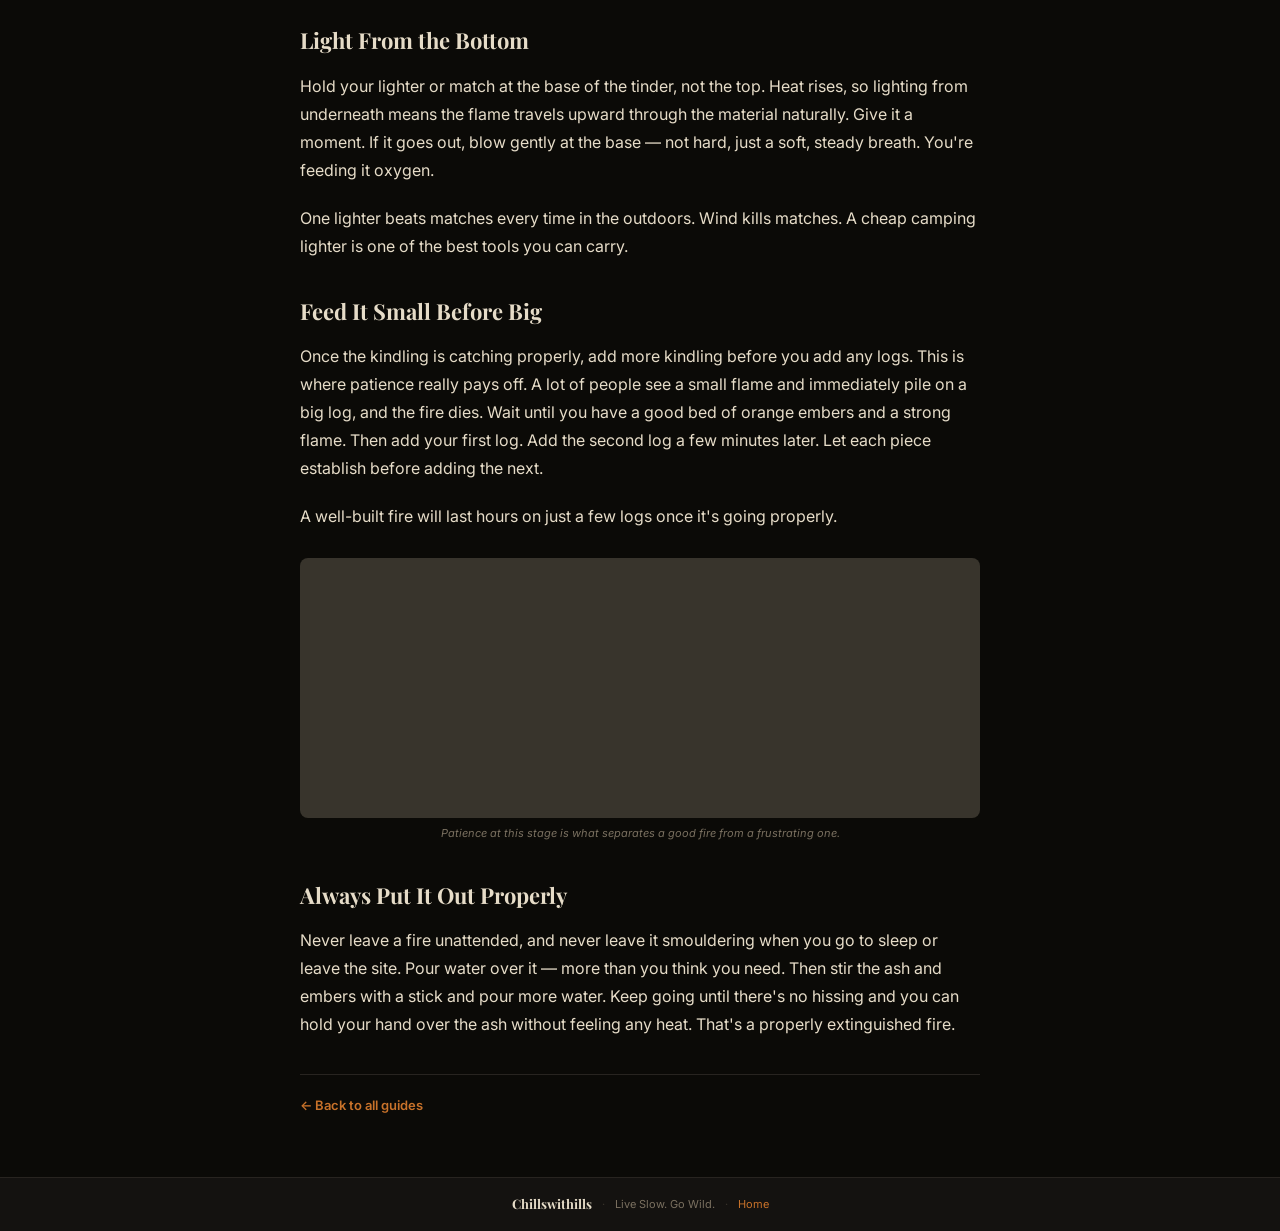
<file: guides/build-a-campfire.html>
<!DOCTYPE html>
<html lang="en">
<head>
<meta charset="utf-8">
<meta name="viewport" content="width=device-width, initial-scale=1">
<title>Build a Campfire That Actually Works — Chillswithills</title>
<meta name="description" content="No more failed fires. Learn the simple three-layer method that gets a campfire going every time, even if you've never done it before.">
<link rel="preconnect" href="https://fonts.googleapis.com">
<link rel="preconnect" href="https://fonts.gstatic.com" crossorigin>
<link href="https://fonts.googleapis.com/css2?family=Playfair+Display:ital,wght@0,700;0,800;1,700&family=Inter:wght@400;500;600&display=swap" rel="stylesheet">
<link rel="stylesheet" href="https://adamdegoat.github.io/chillswithills/assets/style.css?v=202606012219">
</head>
<body>
<header class="masthead">
  <div class="mast-inner">
    <a href="https://adamdegoat.github.io/chillswithills/" class="mast-logo">
      <svg class="mast-icon" viewBox="0 0 48 48" fill="none" xmlns="http://www.w3.org/2000/svg">
        <circle cx="24" cy="24" r="20" stroke="currentColor" stroke-width="2"/>
        <path d="M24 4 L24 44 M4 24 L44 24" stroke="currentColor" stroke-width="1.5" opacity="0.4"/>
        <circle cx="24" cy="24" r="4" fill="currentColor"/>
        <path d="M24 4 L28 12 L24 10 L20 12 Z" fill="currentColor"/>
        <path d="M44 24 L36 20 L38 24 L36 28 Z" fill="currentColor"/>
      </svg>
      <div class="mast-text">
        <span class="mast-brand">Chillswithills</span>
        <span class="mast-tag">Live Slow. Go Wild.</span>
      </div>
    </a>
    <nav class="mast-nav">
      <a href="https://adamdegoat.github.io/chillswithills/">Home</a>
      <a href="https://adamdegoat.github.io/chillswithills/#start-here">Guides</a>
    </nav>
  </div>
</header>
<div class="guide-hero" style="background-image: linear-gradient(160deg, rgba(0,0,0,0.3) 0%, transparent 60%), url('https://images.unsplash.com/photo-1455763916899-e8b50eca9967?auto=format&fit=crop&w=1400&q=80');"></div>
<article class="article-page">
  <header class="article-header">
    <div class="article-meta-top">
      <span>🔥 Beginner Guide</span>
    </div>
    <h1 class="article-title">Build a Campfire That Actually Works</h1>
    <p class="article-summary">The reason most campfires fail is simple — people skip the first step. Here's how to get it right every time.</p>
  </header>
  <div class="article-body">

    <h2>Three Types of Material, in Order</h2>
    <p>Every successful fire uses three layers of material, added in a specific order. Tinder is the first layer — this is the stuff that catches a spark immediately. Think dry leaves, crumpled newspaper, dried grass, or even a cotton ball. It needs to be bone dry and very fine. If tinder won't light, nothing else will.</p>
    <p>Kindling is the second layer. These are small sticks, roughly pencil-sized. They catch from the burning tinder and hold the flame long enough to ignite the bigger wood. Snap them off dead branches — if they bend instead of snap, they're too wet.</p>

    <div class="guide-img" style="background-image: url('https://images.unsplash.com/photo-1502877338535-766e1452684a?auto=format&fit=crop&w=900&q=80'); background-position: center 70%;"></div>
    <span class="guide-img-caption">Three layers — tinder, kindling, fuel. In that order, always.</span>

    <p>Fuel is the third layer. These are proper logs, the size of your forearm. They're what actually keeps the fire going for hours. But you cannot jump straight to fuel. Fuel needs a strong, established flame to catch, and you only get that after the tinder and kindling have done their job.</p>

    <h2>Build It Like a Pyramid</h2>
    <p>Put your tinder in a loose pile in the centre of your fire pit. Lean your kindling sticks over the top in a pyramid shape — not a pile, a pyramid. Leave gaps between the sticks. Fire needs air just as much as it needs fuel. A tightly packed fire smothers itself.</p>
    <p>Keep your fuel logs nearby but don't add them yet. You'll add them once the kindling is properly burning.</p>

    <h2>Light From the Bottom</h2>
    <p>Hold your lighter or match at the base of the tinder, not the top. Heat rises, so lighting from underneath means the flame travels upward through the material naturally. Give it a moment. If it goes out, blow gently at the base — not hard, just a soft, steady breath. You're feeding it oxygen.</p>
    <p>One lighter beats matches every time in the outdoors. Wind kills matches. A cheap camping lighter is one of the best tools you can carry.</p>

    <h2>Feed It Small Before Big</h2>
    <p>Once the kindling is catching properly, add more kindling before you add any logs. This is where patience really pays off. A lot of people see a small flame and immediately pile on a big log, and the fire dies. Wait until you have a good bed of orange embers and a strong flame. Then add your first log. Add the second log a few minutes later. Let each piece establish before adding the next.</p>
    <p>A well-built fire will last hours on just a few logs once it's going properly.</p>

    <div class="guide-img" style="background-image: url('https://images.unsplash.com/photo-1510741768-c3577dab6b4a?auto=format&fit=crop&w=900&q=80');"></div>
    <span class="guide-img-caption">Patience at this stage is what separates a good fire from a frustrating one.</span>

    <h2>Always Put It Out Properly</h2>
    <p>Never leave a fire unattended, and never leave it smouldering when you go to sleep or leave the site. Pour water over it — more than you think you need. Then stir the ash and embers with a stick and pour more water. Keep going until there's no hissing and you can hold your hand over the ash without feeling any heat. That's a properly extinguished fire.</p>

  </div>
  <footer class="article-footer">
    <a href="https://adamdegoat.github.io/chillswithills/#start-here" class="back-link">← Back to all guides</a>
  </footer>
</article>
<footer class="site-footer">
  <div class="footer-inner">
    <span class="footer-brand">Chillswithills</span>
    <span class="footer-sep">·</span>
    <span>Live Slow. Go Wild.</span>
    <span class="footer-sep">·</span>
    <a href="https://adamdegoat.github.io/chillswithills/">Home</a>
  </div>
</footer>
</body>
</html>
</file>
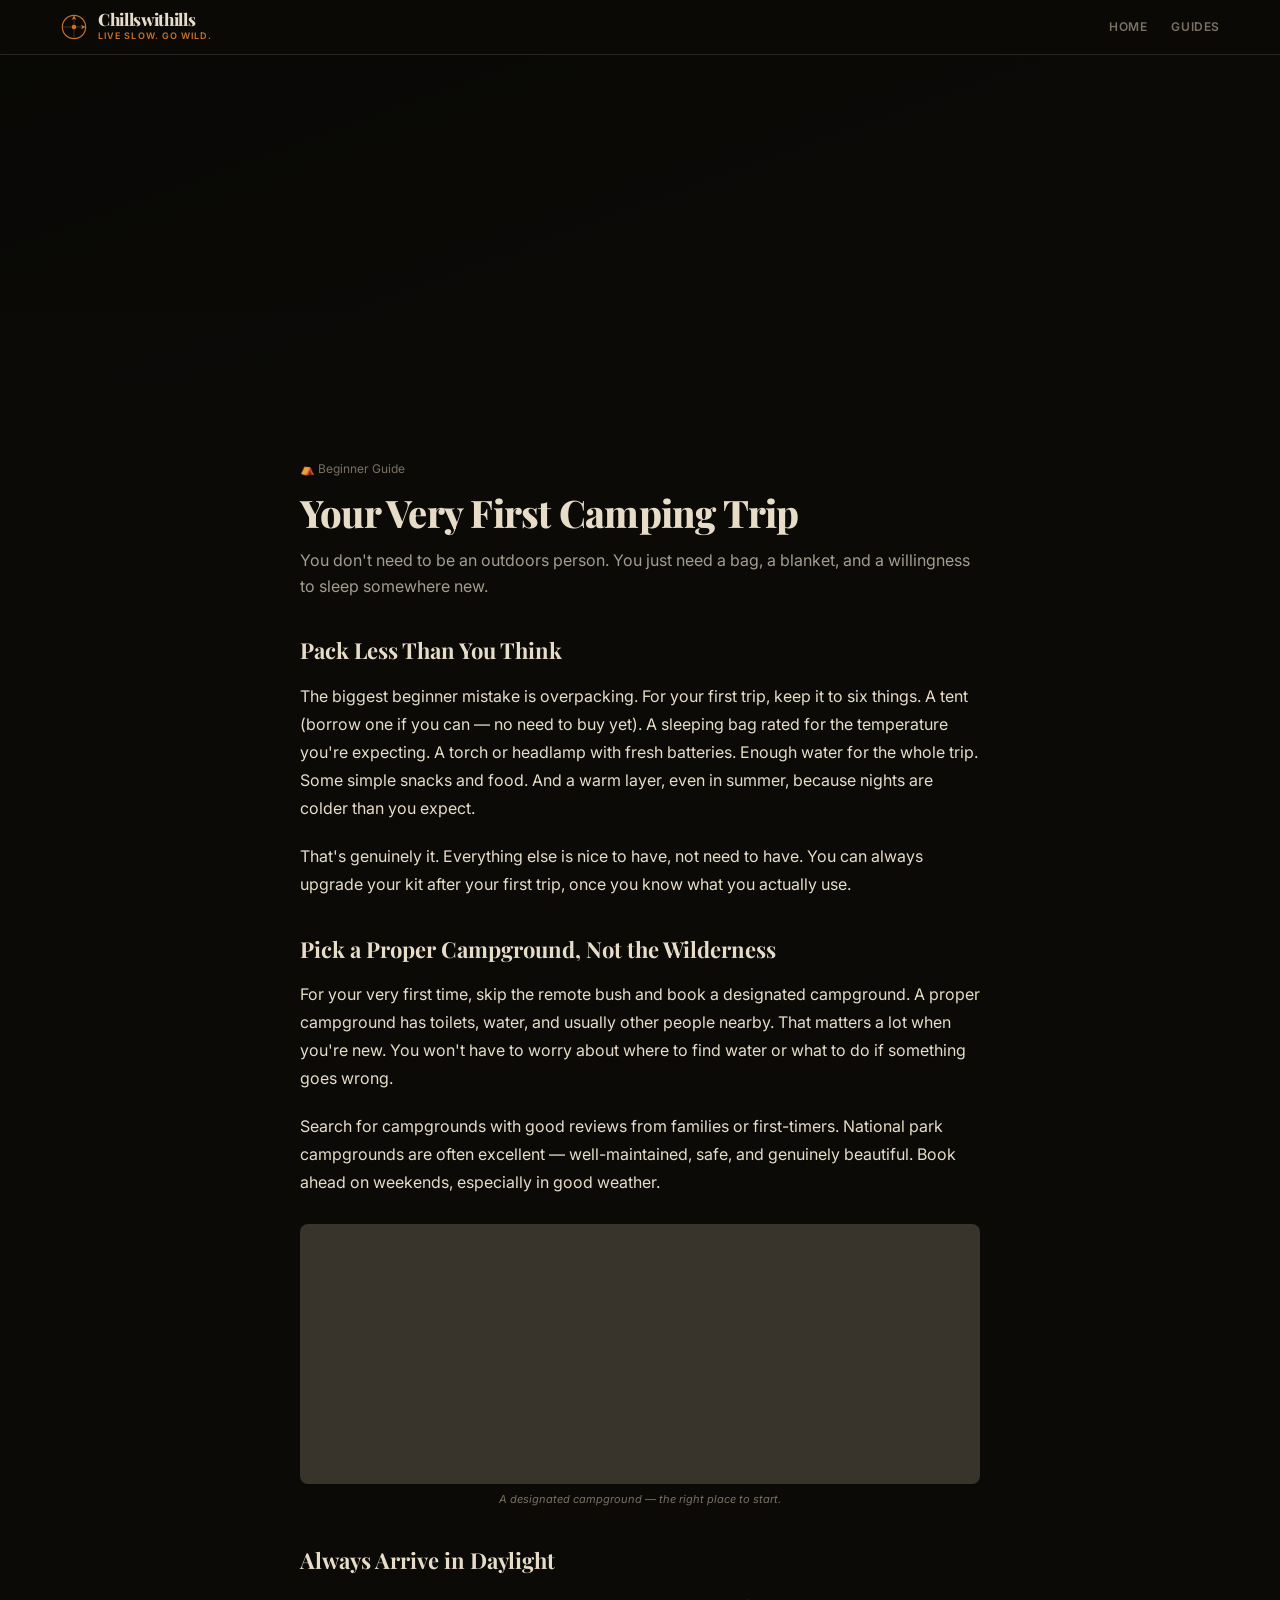
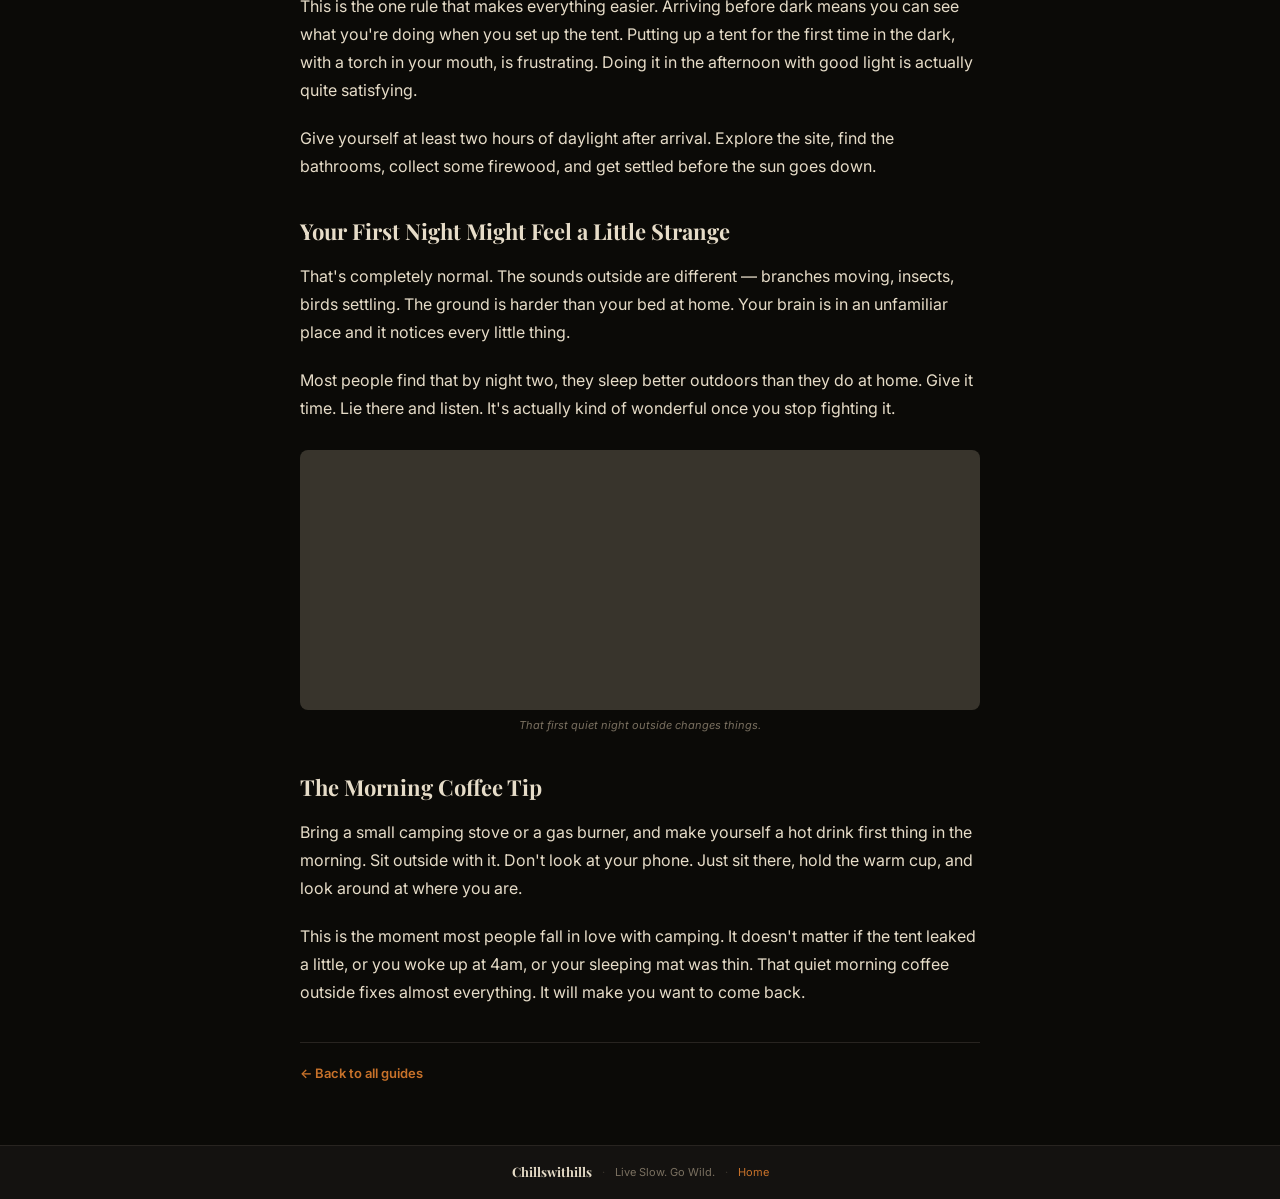
<file: guides/first-camping-trip.html>
<!DOCTYPE html>
<html lang="en">
<head>
<meta charset="utf-8">
<meta name="viewport" content="width=device-width, initial-scale=1">
<title>Your Very First Camping Trip — Chillswithills</title>
<meta name="description" content="A calm, no-fuss guide to your very first camping trip. What to pack, where to go, and how to actually enjoy your first night under the stars.">
<link rel="preconnect" href="https://fonts.googleapis.com">
<link rel="preconnect" href="https://fonts.gstatic.com" crossorigin>
<link href="https://fonts.googleapis.com/css2?family=Playfair+Display:ital,wght@0,700;0,800;1,700&family=Inter:wght@400;500;600&display=swap" rel="stylesheet">
<link rel="stylesheet" href="https://adamdegoat.github.io/chillswithills/assets/style.css?v=202606012219">
</head>
<body>
<header class="masthead">
  <div class="mast-inner">
    <a href="https://adamdegoat.github.io/chillswithills/" class="mast-logo">
      <svg class="mast-icon" viewBox="0 0 48 48" fill="none" xmlns="http://www.w3.org/2000/svg">
        <circle cx="24" cy="24" r="20" stroke="currentColor" stroke-width="2"/>
        <path d="M24 4 L24 44 M4 24 L44 24" stroke="currentColor" stroke-width="1.5" opacity="0.4"/>
        <circle cx="24" cy="24" r="4" fill="currentColor"/>
        <path d="M24 4 L28 12 L24 10 L20 12 Z" fill="currentColor"/>
        <path d="M44 24 L36 20 L38 24 L36 28 Z" fill="currentColor"/>
      </svg>
      <div class="mast-text">
        <span class="mast-brand">Chillswithills</span>
        <span class="mast-tag">Live Slow. Go Wild.</span>
      </div>
    </a>
    <nav class="mast-nav">
      <a href="https://adamdegoat.github.io/chillswithills/">Home</a>
      <a href="https://adamdegoat.github.io/chillswithills/#start-here">Guides</a>
    </nav>
  </div>
</header>
<div class="guide-hero" style="background-image: linear-gradient(160deg, rgba(0,0,0,0.25) 0%, transparent 60%), url('https://images.unsplash.com/photo-1504280390367-361c6d9f38f4?auto=format&fit=crop&w=1400&q=80');"></div>
<article class="article-page">
  <header class="article-header">
    <div class="article-meta-top">
      <span>⛺ Beginner Guide</span>
    </div>
    <h1 class="article-title">Your Very First Camping Trip</h1>
    <p class="article-summary">You don't need to be an outdoors person. You just need a bag, a blanket, and a willingness to sleep somewhere new.</p>
  </header>
  <div class="article-body">

    <h2>Pack Less Than You Think</h2>
    <p>The biggest beginner mistake is overpacking. For your first trip, keep it to six things. A tent (borrow one if you can — no need to buy yet). A sleeping bag rated for the temperature you're expecting. A torch or headlamp with fresh batteries. Enough water for the whole trip. Some simple snacks and food. And a warm layer, even in summer, because nights are colder than you expect.</p>
    <p>That's genuinely it. Everything else is nice to have, not need to have. You can always upgrade your kit after your first trip, once you know what you actually use.</p>

    <h2>Pick a Proper Campground, Not the Wilderness</h2>
    <p>For your very first time, skip the remote bush and book a designated campground. A proper campground has toilets, water, and usually other people nearby. That matters a lot when you're new. You won't have to worry about where to find water or what to do if something goes wrong.</p>
    <p>Search for campgrounds with good reviews from families or first-timers. National park campgrounds are often excellent — well-maintained, safe, and genuinely beautiful. Book ahead on weekends, especially in good weather.</p>

    <div class="guide-img" style="background-image: url('https://images.unsplash.com/photo-1537905569824-f89f14cceb68?auto=format&fit=crop&w=900&q=80'); background-position: center 60%;"></div>
    <span class="guide-img-caption">A designated campground — the right place to start.</span>

    <h2>Always Arrive in Daylight</h2>
    <p>This is the one rule that makes everything easier. Arriving before dark means you can see what you're doing when you set up the tent. Putting up a tent for the first time in the dark, with a torch in your mouth, is frustrating. Doing it in the afternoon with good light is actually quite satisfying.</p>
    <p>Give yourself at least two hours of daylight after arrival. Explore the site, find the bathrooms, collect some firewood, and get settled before the sun goes down.</p>

    <h2>Your First Night Might Feel a Little Strange</h2>
    <p>That's completely normal. The sounds outside are different — branches moving, insects, birds settling. The ground is harder than your bed at home. Your brain is in an unfamiliar place and it notices every little thing.</p>
    <p>Most people find that by night two, they sleep better outdoors than they do at home. Give it time. Lie there and listen. It's actually kind of wonderful once you stop fighting it.</p>

    <div class="guide-img" style="background-image: url('https://images.unsplash.com/photo-1496318447583-f524534e9ce1?auto=format&fit=crop&w=900&q=80');"></div>
    <span class="guide-img-caption">That first quiet night outside changes things.</span>

    <h2>The Morning Coffee Tip</h2>
    <p>Bring a small camping stove or a gas burner, and make yourself a hot drink first thing in the morning. Sit outside with it. Don't look at your phone. Just sit there, hold the warm cup, and look around at where you are.</p>
    <p>This is the moment most people fall in love with camping. It doesn't matter if the tent leaked a little, or you woke up at 4am, or your sleeping mat was thin. That quiet morning coffee outside fixes almost everything. It will make you want to come back.</p>

  </div>
  <footer class="article-footer">
    <a href="https://adamdegoat.github.io/chillswithills/#start-here" class="back-link">← Back to all guides</a>
  </footer>
</article>
<footer class="site-footer">
  <div class="footer-inner">
    <span class="footer-brand">Chillswithills</span>
    <span class="footer-sep">·</span>
    <span>Live Slow. Go Wild.</span>
    <span class="footer-sep">·</span>
    <a href="https://adamdegoat.github.io/chillswithills/">Home</a>
  </div>
</footer>
</body>
</html>
</file>
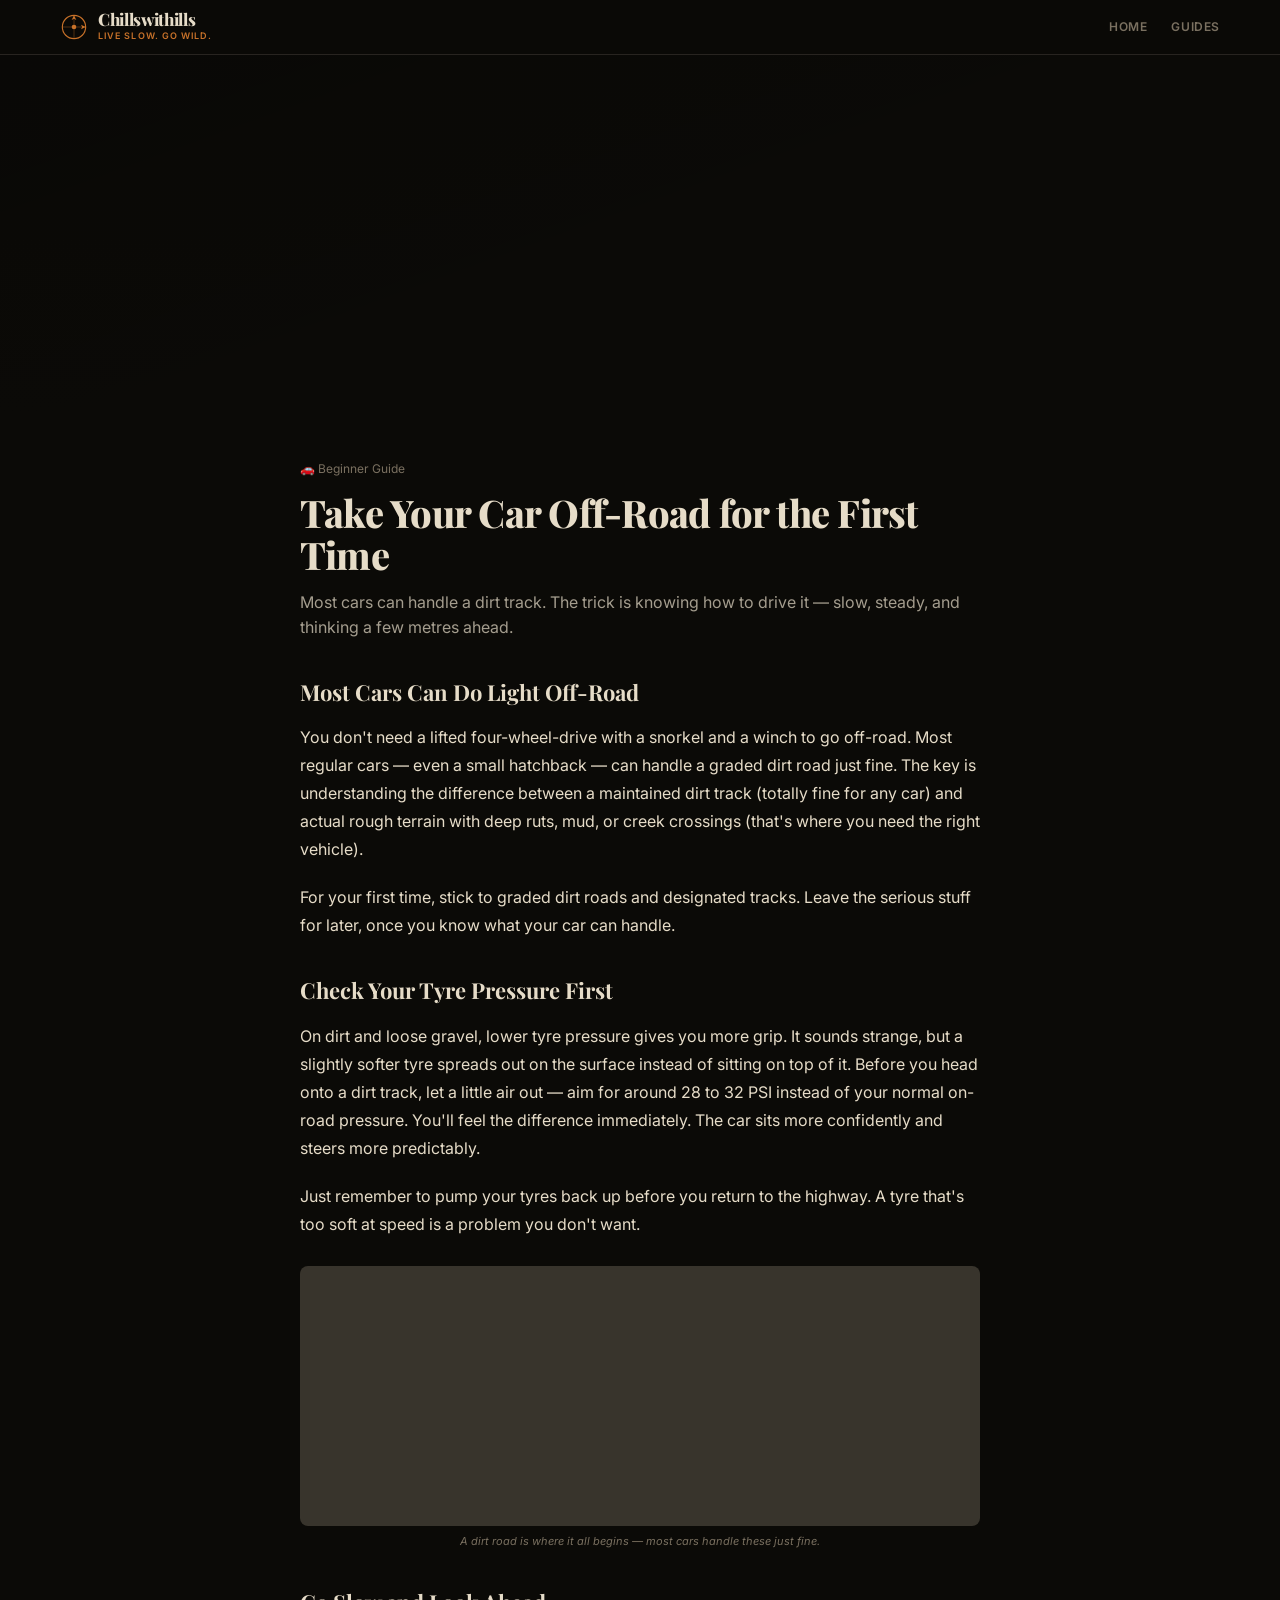
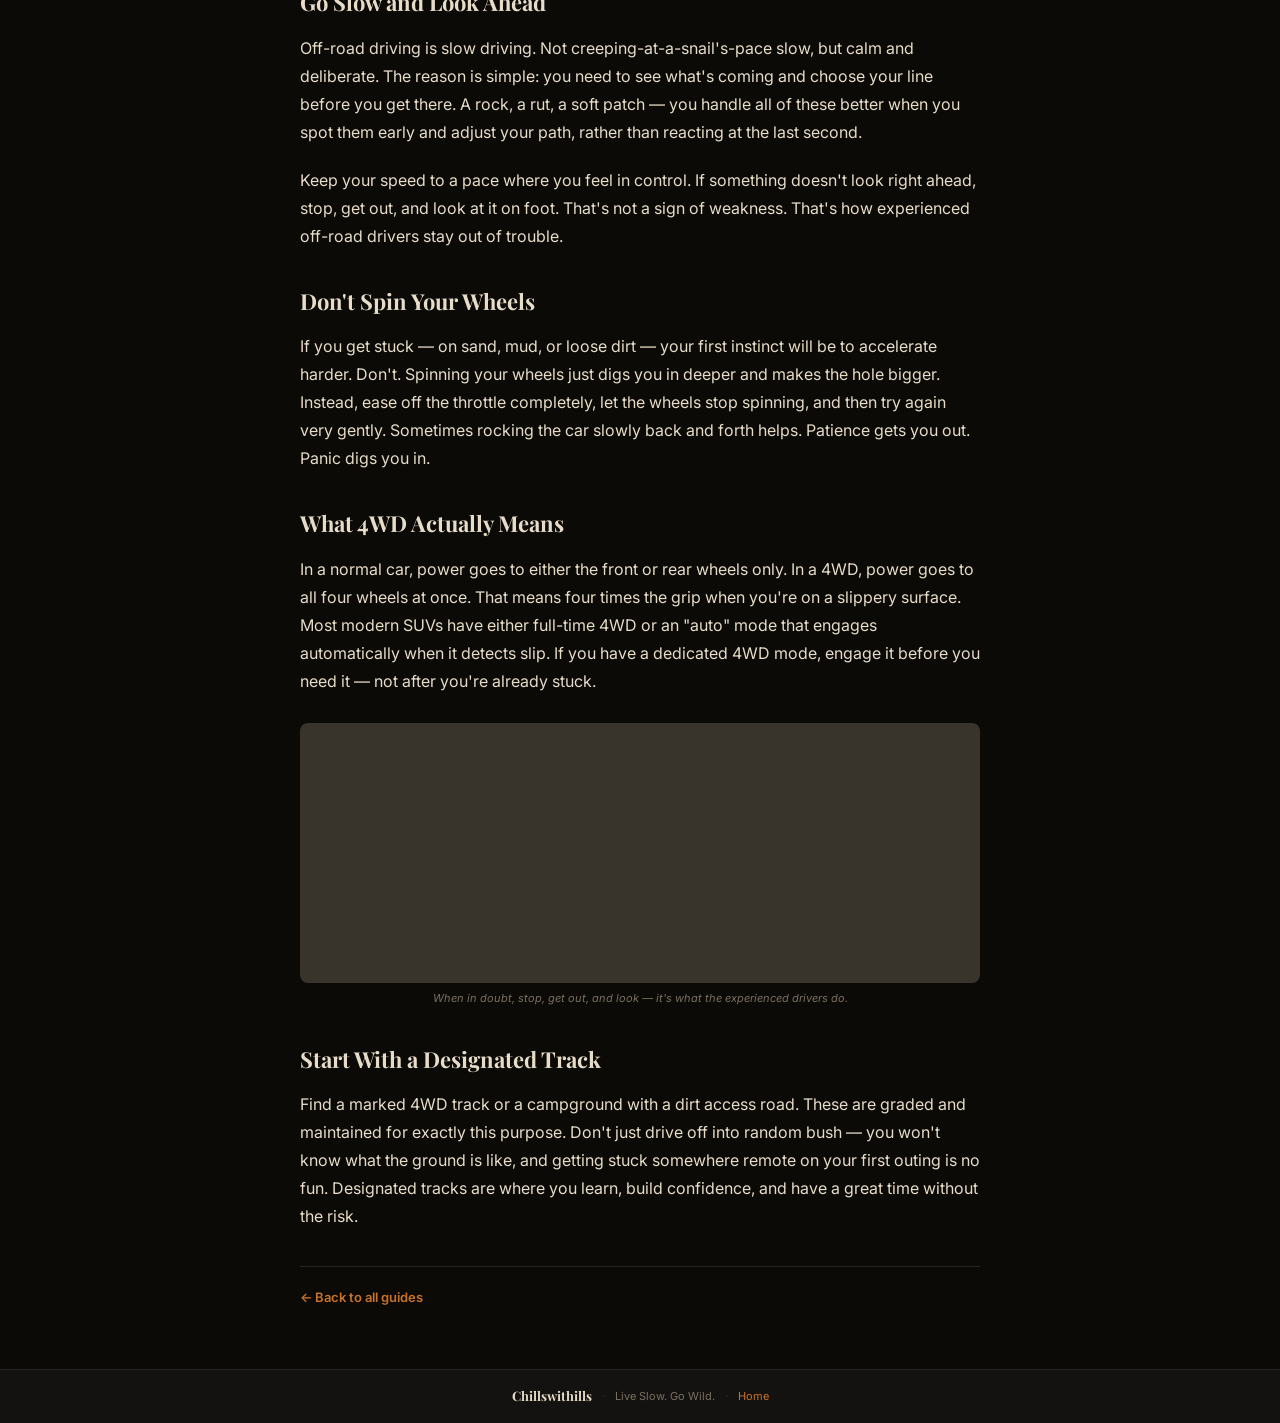
<file: guides/first-off-road.html>
<!DOCTYPE html>
<html lang="en">
<head>
<meta charset="utf-8">
<meta name="viewport" content="width=device-width, initial-scale=1">
<title>Take Your Car Off-Road for the First Time — Chillswithills</title>
<meta name="description" content="Going off-road for the first time doesn't have to be scary. Here's what you actually need to know before you leave the bitumen.">
<link rel="preconnect" href="https://fonts.googleapis.com">
<link rel="preconnect" href="https://fonts.gstatic.com" crossorigin>
<link href="https://fonts.googleapis.com/css2?family=Playfair+Display:ital,wght@0,700;0,800;1,700&family=Inter:wght@400;500;600&display=swap" rel="stylesheet">
<link rel="stylesheet" href="https://adamdegoat.github.io/chillswithills/assets/style.css?v=202606012219">
</head>
<body>
<header class="masthead">
  <div class="mast-inner">
    <a href="https://adamdegoat.github.io/chillswithills/" class="mast-logo">
      <svg class="mast-icon" viewBox="0 0 48 48" fill="none" xmlns="http://www.w3.org/2000/svg">
        <circle cx="24" cy="24" r="20" stroke="currentColor" stroke-width="2"/>
        <path d="M24 4 L24 44 M4 24 L44 24" stroke="currentColor" stroke-width="1.5" opacity="0.4"/>
        <circle cx="24" cy="24" r="4" fill="currentColor"/>
        <path d="M24 4 L28 12 L24 10 L20 12 Z" fill="currentColor"/>
        <path d="M44 24 L36 20 L38 24 L36 28 Z" fill="currentColor"/>
      </svg>
      <div class="mast-text">
        <span class="mast-brand">Chillswithills</span>
        <span class="mast-tag">Live Slow. Go Wild.</span>
      </div>
    </a>
    <nav class="mast-nav">
      <a href="https://adamdegoat.github.io/chillswithills/">Home</a>
      <a href="https://adamdegoat.github.io/chillswithills/#start-here">Guides</a>
    </nav>
  </div>
</header>
<div class="guide-hero" style="background-image: linear-gradient(160deg, rgba(0,0,0,0.2) 0%, transparent 60%), url('https://images.unsplash.com/photo-1469474968028-56623f02e42e?auto=format&fit=crop&w=1400&q=80');"></div>
<article class="article-page">
  <header class="article-header">
    <div class="article-meta-top">
      <span>🚗 Beginner Guide</span>
    </div>
    <h1 class="article-title">Take Your Car Off-Road for the First Time</h1>
    <p class="article-summary">Most cars can handle a dirt track. The trick is knowing how to drive it — slow, steady, and thinking a few metres ahead.</p>
  </header>
  <div class="article-body">

    <h2>Most Cars Can Do Light Off-Road</h2>
    <p>You don't need a lifted four-wheel-drive with a snorkel and a winch to go off-road. Most regular cars — even a small hatchback — can handle a graded dirt road just fine. The key is understanding the difference between a maintained dirt track (totally fine for any car) and actual rough terrain with deep ruts, mud, or creek crossings (that's where you need the right vehicle).</p>
    <p>For your first time, stick to graded dirt roads and designated tracks. Leave the serious stuff for later, once you know what your car can handle.</p>

    <h2>Check Your Tyre Pressure First</h2>
    <p>On dirt and loose gravel, lower tyre pressure gives you more grip. It sounds strange, but a slightly softer tyre spreads out on the surface instead of sitting on top of it. Before you head onto a dirt track, let a little air out — aim for around 28 to 32 PSI instead of your normal on-road pressure. You'll feel the difference immediately. The car sits more confidently and steers more predictably.</p>
    <p>Just remember to pump your tyres back up before you return to the highway. A tyre that's too soft at speed is a problem you don't want.</p>

    <div class="guide-img" style="background-image: url('https://images.unsplash.com/photo-1533130061792-64b345e4a833?auto=format&fit=crop&w=900&q=80'); background-position: center 40%;"></div>
    <span class="guide-img-caption">A dirt road is where it all begins — most cars handle these just fine.</span>

    <h2>Go Slow and Look Ahead</h2>
    <p>Off-road driving is slow driving. Not creeping-at-a-snail's-pace slow, but calm and deliberate. The reason is simple: you need to see what's coming and choose your line before you get there. A rock, a rut, a soft patch — you handle all of these better when you spot them early and adjust your path, rather than reacting at the last second.</p>
    <p>Keep your speed to a pace where you feel in control. If something doesn't look right ahead, stop, get out, and look at it on foot. That's not a sign of weakness. That's how experienced off-road drivers stay out of trouble.</p>

    <h2>Don't Spin Your Wheels</h2>
    <p>If you get stuck — on sand, mud, or loose dirt — your first instinct will be to accelerate harder. Don't. Spinning your wheels just digs you in deeper and makes the hole bigger. Instead, ease off the throttle completely, let the wheels stop spinning, and then try again very gently. Sometimes rocking the car slowly back and forth helps. Patience gets you out. Panic digs you in.</p>

    <h2>What 4WD Actually Means</h2>
    <p>In a normal car, power goes to either the front or rear wheels only. In a 4WD, power goes to all four wheels at once. That means four times the grip when you're on a slippery surface. Most modern SUVs have either full-time 4WD or an "auto" mode that engages automatically when it detects slip. If you have a dedicated 4WD mode, engage it before you need it — not after you're already stuck.</p>

    <div class="guide-img" style="background-image: url('https://images.unsplash.com/photo-1464822759023-fed622ff2c3b?auto=format&fit=crop&w=900&q=80');"></div>
    <span class="guide-img-caption">When in doubt, stop, get out, and look — it's what the experienced drivers do.</span>

    <h2>Start With a Designated Track</h2>
    <p>Find a marked 4WD track or a campground with a dirt access road. These are graded and maintained for exactly this purpose. Don't just drive off into random bush — you won't know what the ground is like, and getting stuck somewhere remote on your first outing is no fun. Designated tracks are where you learn, build confidence, and have a great time without the risk.</p>

  </div>
  <footer class="article-footer">
    <a href="https://adamdegoat.github.io/chillswithills/#start-here" class="back-link">← Back to all guides</a>
  </footer>
</article>
<footer class="site-footer">
  <div class="footer-inner">
    <span class="footer-brand">Chillswithills</span>
    <span class="footer-sep">·</span>
    <span>Live Slow. Go Wild.</span>
    <span class="footer-sep">·</span>
    <a href="https://adamdegoat.github.io/chillswithills/">Home</a>
  </div>
</footer>
</body>
</html>
</file>
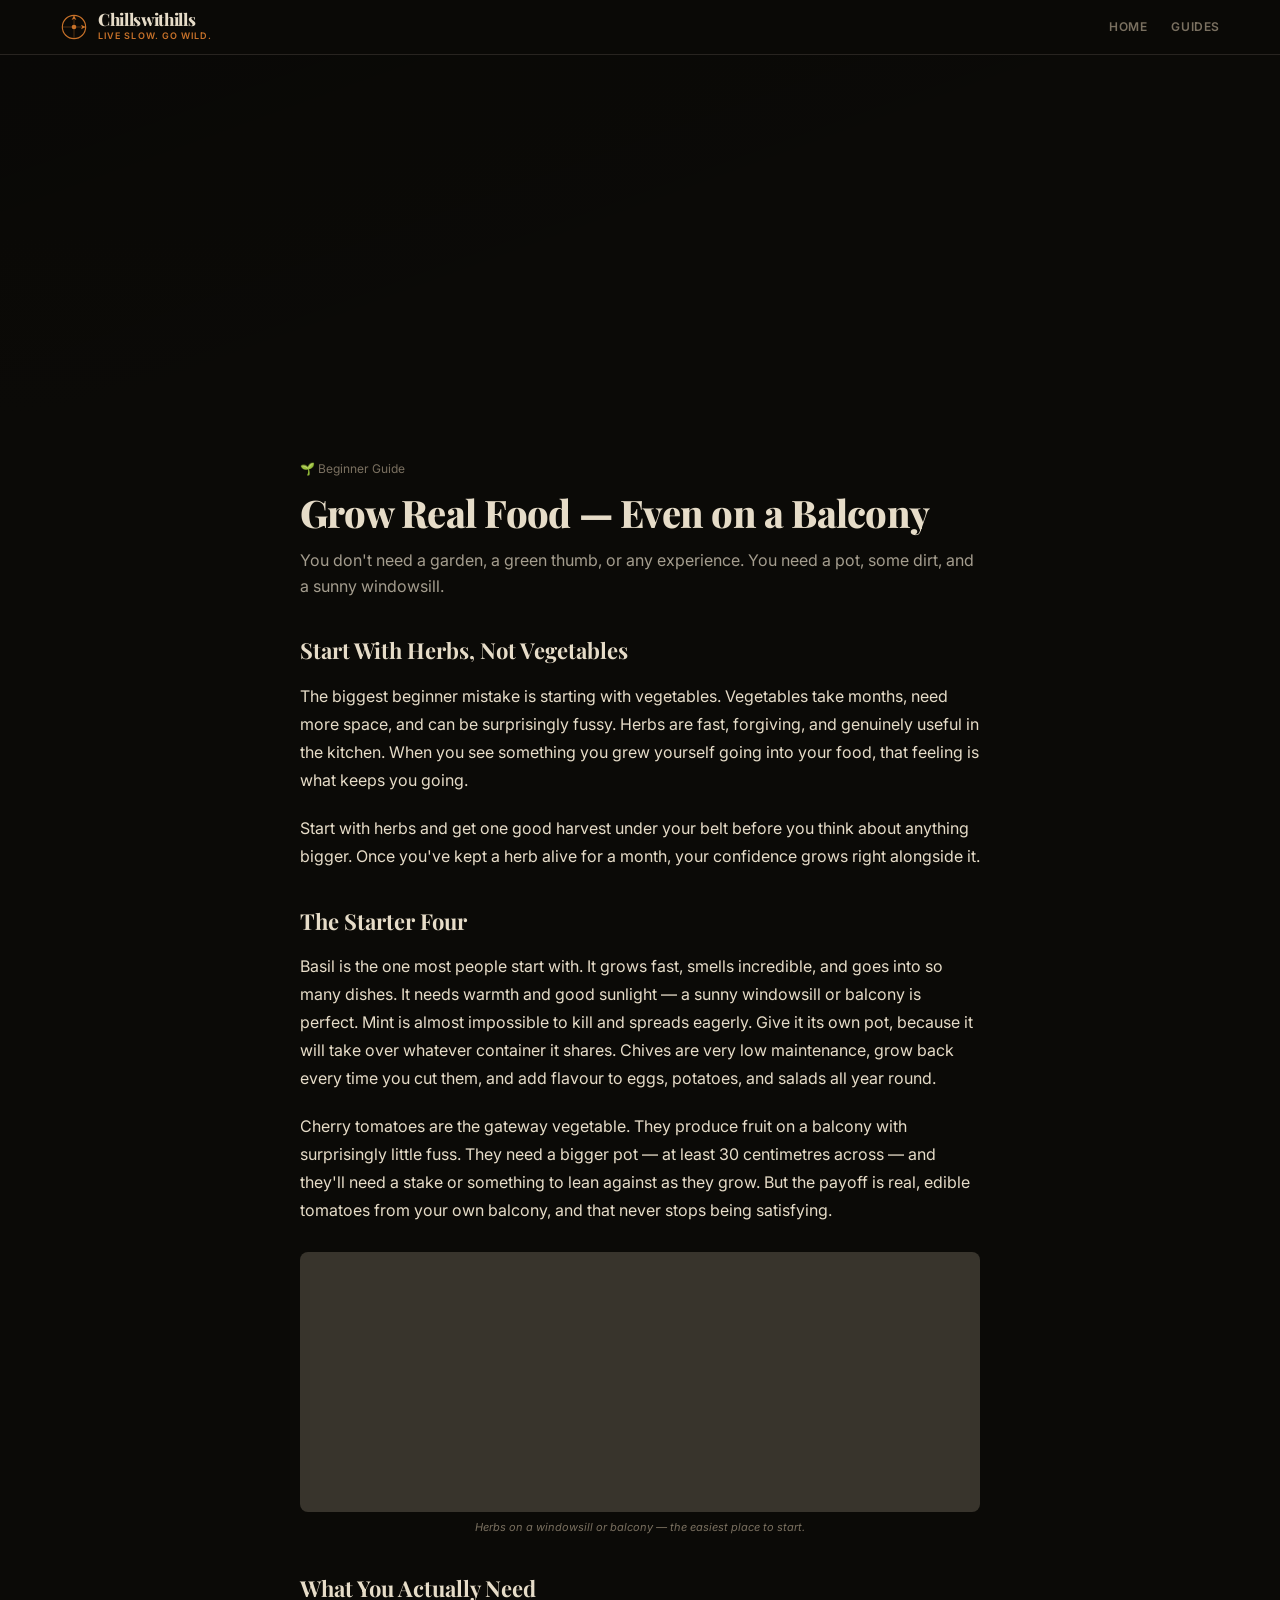
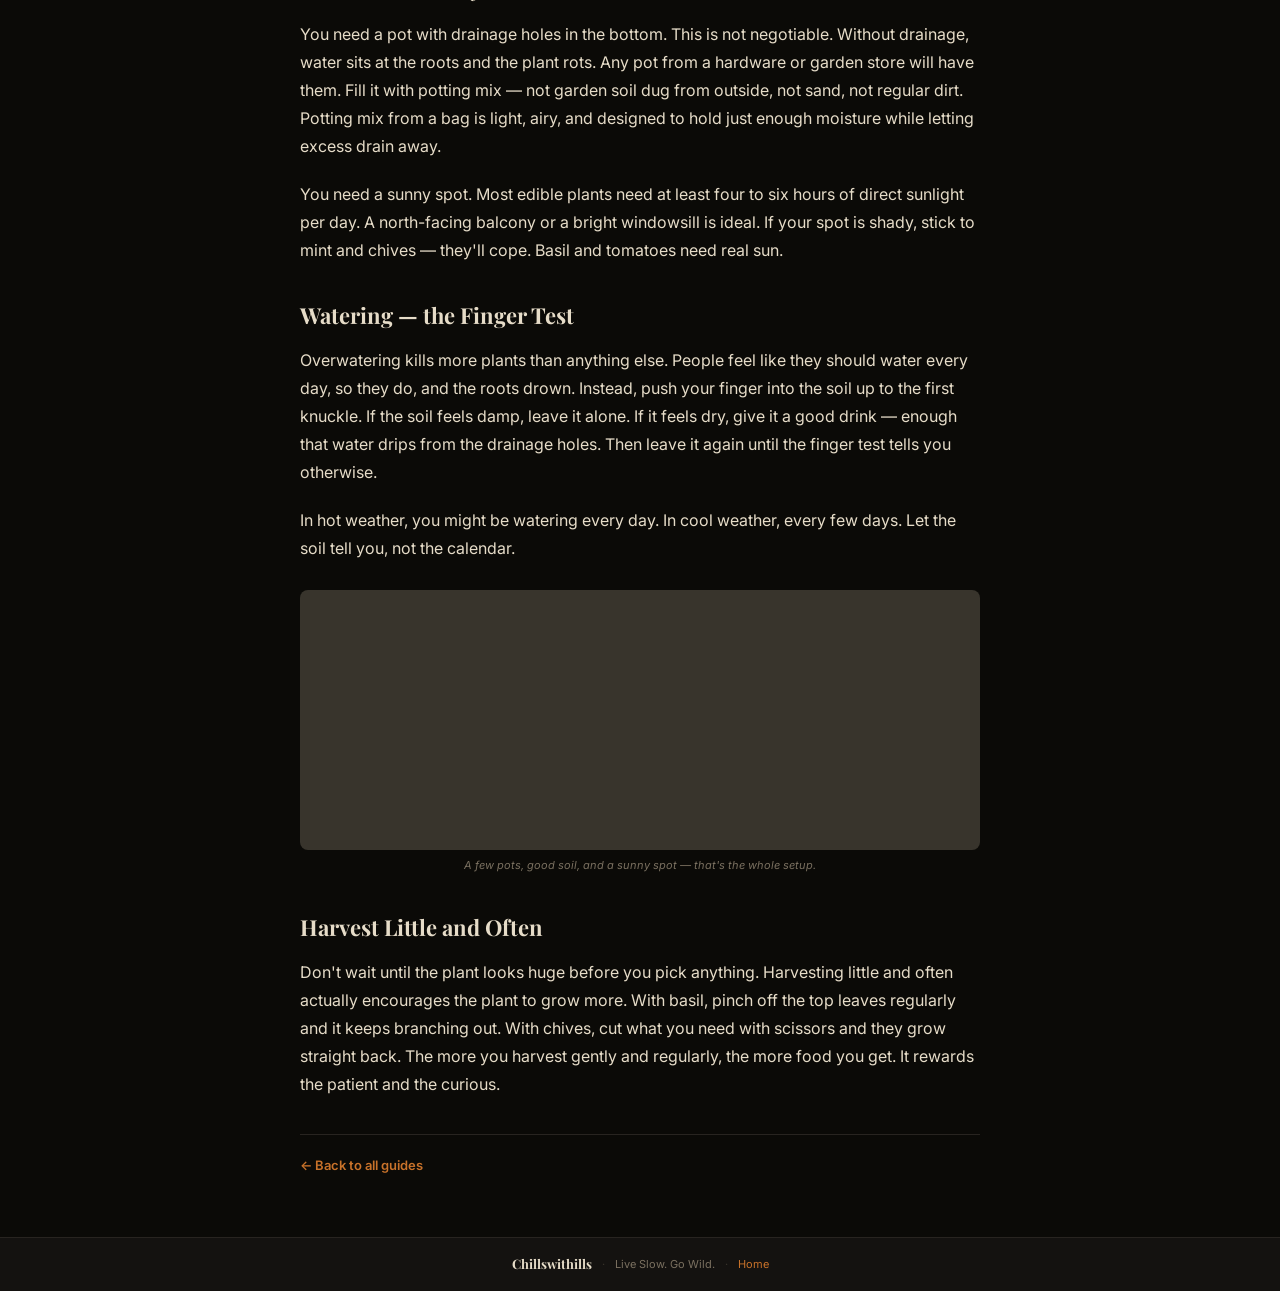
<file: guides/grow-your-own.html>
<!DOCTYPE html>
<html lang="en">
<head>
<meta charset="utf-8">
<meta name="viewport" content="width=device-width, initial-scale=1">
<title>Grow Real Food — Even on a Balcony — Chillswithills</title>
<meta name="description" content="No garden? No problem. Here's how to grow your first real food in a pot, on a balcony, with almost no experience and very little effort.">
<link rel="preconnect" href="https://fonts.googleapis.com">
<link rel="preconnect" href="https://fonts.gstatic.com" crossorigin>
<link href="https://fonts.googleapis.com/css2?family=Playfair+Display:ital,wght@0,700;0,800;1,700&family=Inter:wght@400;500;600&display=swap" rel="stylesheet">
<link rel="stylesheet" href="https://adamdegoat.github.io/chillswithills/assets/style.css?v=202606012219">
</head>
<body>
<header class="masthead">
  <div class="mast-inner">
    <a href="https://adamdegoat.github.io/chillswithills/" class="mast-logo">
      <svg class="mast-icon" viewBox="0 0 48 48" fill="none" xmlns="http://www.w3.org/2000/svg">
        <circle cx="24" cy="24" r="20" stroke="currentColor" stroke-width="2"/>
        <path d="M24 4 L24 44 M4 24 L44 24" stroke="currentColor" stroke-width="1.5" opacity="0.4"/>
        <circle cx="24" cy="24" r="4" fill="currentColor"/>
        <path d="M24 4 L28 12 L24 10 L20 12 Z" fill="currentColor"/>
        <path d="M44 24 L36 20 L38 24 L36 28 Z" fill="currentColor"/>
      </svg>
      <div class="mast-text">
        <span class="mast-brand">Chillswithills</span>
        <span class="mast-tag">Live Slow. Go Wild.</span>
      </div>
    </a>
    <nav class="mast-nav">
      <a href="https://adamdegoat.github.io/chillswithills/">Home</a>
      <a href="https://adamdegoat.github.io/chillswithills/#start-here">Guides</a>
    </nav>
  </div>
</header>
<div class="guide-hero" style="background-image: linear-gradient(160deg, rgba(0,0,0,0.2) 0%, transparent 60%), url('https://images.unsplash.com/photo-1416879595882-3373a0480b5b?auto=format&fit=crop&w=1400&q=80');"></div>
<article class="article-page">
  <header class="article-header">
    <div class="article-meta-top">
      <span>🌱 Beginner Guide</span>
    </div>
    <h1 class="article-title">Grow Real Food — Even on a Balcony</h1>
    <p class="article-summary">You don't need a garden, a green thumb, or any experience. You need a pot, some dirt, and a sunny windowsill.</p>
  </header>
  <div class="article-body">

    <h2>Start With Herbs, Not Vegetables</h2>
    <p>The biggest beginner mistake is starting with vegetables. Vegetables take months, need more space, and can be surprisingly fussy. Herbs are fast, forgiving, and genuinely useful in the kitchen. When you see something you grew yourself going into your food, that feeling is what keeps you going.</p>
    <p>Start with herbs and get one good harvest under your belt before you think about anything bigger. Once you've kept a herb alive for a month, your confidence grows right alongside it.</p>

    <h2>The Starter Four</h2>
    <p>Basil is the one most people start with. It grows fast, smells incredible, and goes into so many dishes. It needs warmth and good sunlight — a sunny windowsill or balcony is perfect. Mint is almost impossible to kill and spreads eagerly. Give it its own pot, because it will take over whatever container it shares. Chives are very low maintenance, grow back every time you cut them, and add flavour to eggs, potatoes, and salads all year round.</p>
    <p>Cherry tomatoes are the gateway vegetable. They produce fruit on a balcony with surprisingly little fuss. They need a bigger pot — at least 30 centimetres across — and they'll need a stake or something to lean against as they grow. But the payoff is real, edible tomatoes from your own balcony, and that never stops being satisfying.</p>

    <div class="guide-img" style="background-image: url('https://images.unsplash.com/photo-1466692476868-aef1dfb1e735?auto=format&fit=crop&w=900&q=80'); background-position: center 40%;"></div>
    <span class="guide-img-caption">Herbs on a windowsill or balcony — the easiest place to start.</span>

    <h2>What You Actually Need</h2>
    <p>You need a pot with drainage holes in the bottom. This is not negotiable. Without drainage, water sits at the roots and the plant rots. Any pot from a hardware or garden store will have them. Fill it with potting mix — not garden soil dug from outside, not sand, not regular dirt. Potting mix from a bag is light, airy, and designed to hold just enough moisture while letting excess drain away.</p>
    <p>You need a sunny spot. Most edible plants need at least four to six hours of direct sunlight per day. A north-facing balcony or a bright windowsill is ideal. If your spot is shady, stick to mint and chives — they'll cope. Basil and tomatoes need real sun.</p>

    <h2>Watering — the Finger Test</h2>
    <p>Overwatering kills more plants than anything else. People feel like they should water every day, so they do, and the roots drown. Instead, push your finger into the soil up to the first knuckle. If the soil feels damp, leave it alone. If it feels dry, give it a good drink — enough that water drips from the drainage holes. Then leave it again until the finger test tells you otherwise.</p>
    <p>In hot weather, you might be watering every day. In cool weather, every few days. Let the soil tell you, not the calendar.</p>

    <div class="guide-img" style="background-image: url('https://images.unsplash.com/photo-1523348837708-15d4a09cfac2?auto=format&fit=crop&w=900&q=80');"></div>
    <span class="guide-img-caption">A few pots, good soil, and a sunny spot — that's the whole setup.</span>

    <h2>Harvest Little and Often</h2>
    <p>Don't wait until the plant looks huge before you pick anything. Harvesting little and often actually encourages the plant to grow more. With basil, pinch off the top leaves regularly and it keeps branching out. With chives, cut what you need with scissors and they grow straight back. The more you harvest gently and regularly, the more food you get. It rewards the patient and the curious.</p>

  </div>
  <footer class="article-footer">
    <a href="https://adamdegoat.github.io/chillswithills/#start-here" class="back-link">← Back to all guides</a>
  </footer>
</article>
<footer class="site-footer">
  <div class="footer-inner">
    <span class="footer-brand">Chillswithills</span>
    <span class="footer-sep">·</span>
    <span>Live Slow. Go Wild.</span>
    <span class="footer-sep">·</span>
    <a href="https://adamdegoat.github.io/chillswithills/">Home</a>
  </div>
</footer>
</body>
</html>
</file>
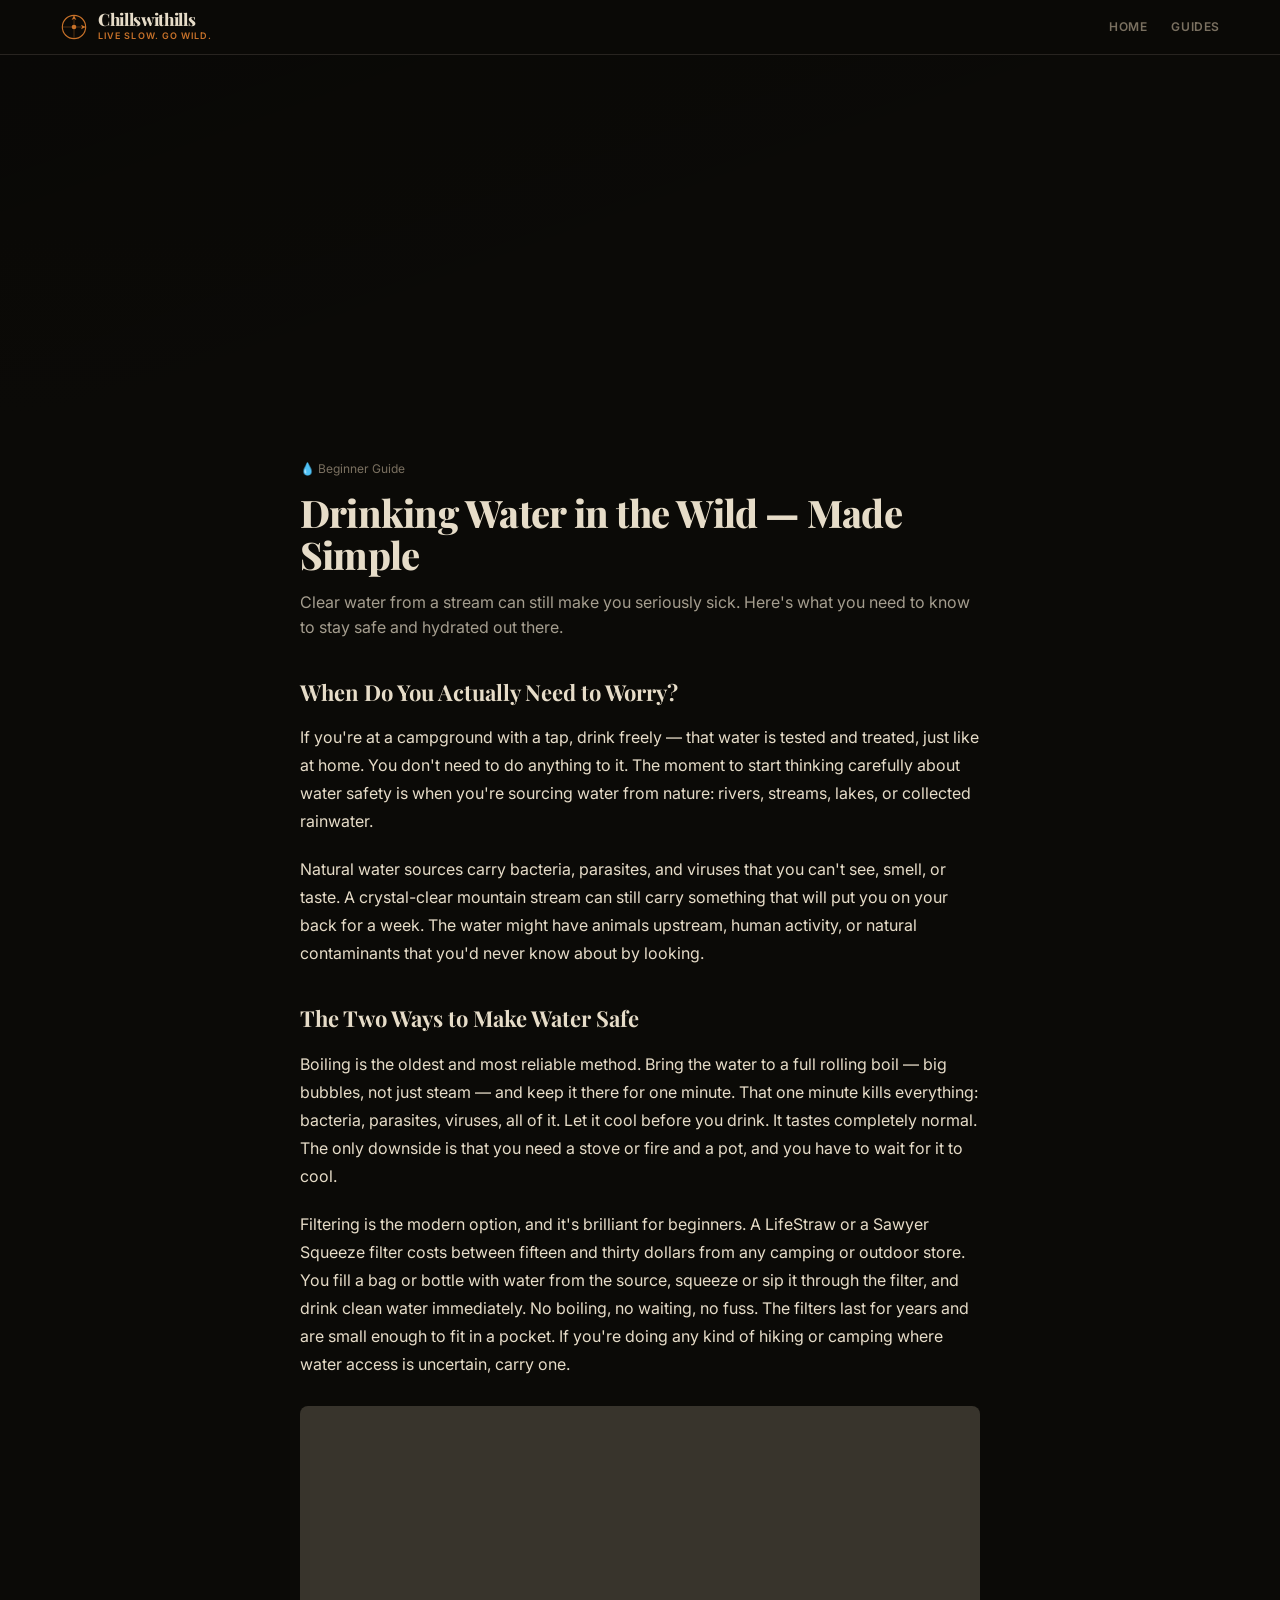
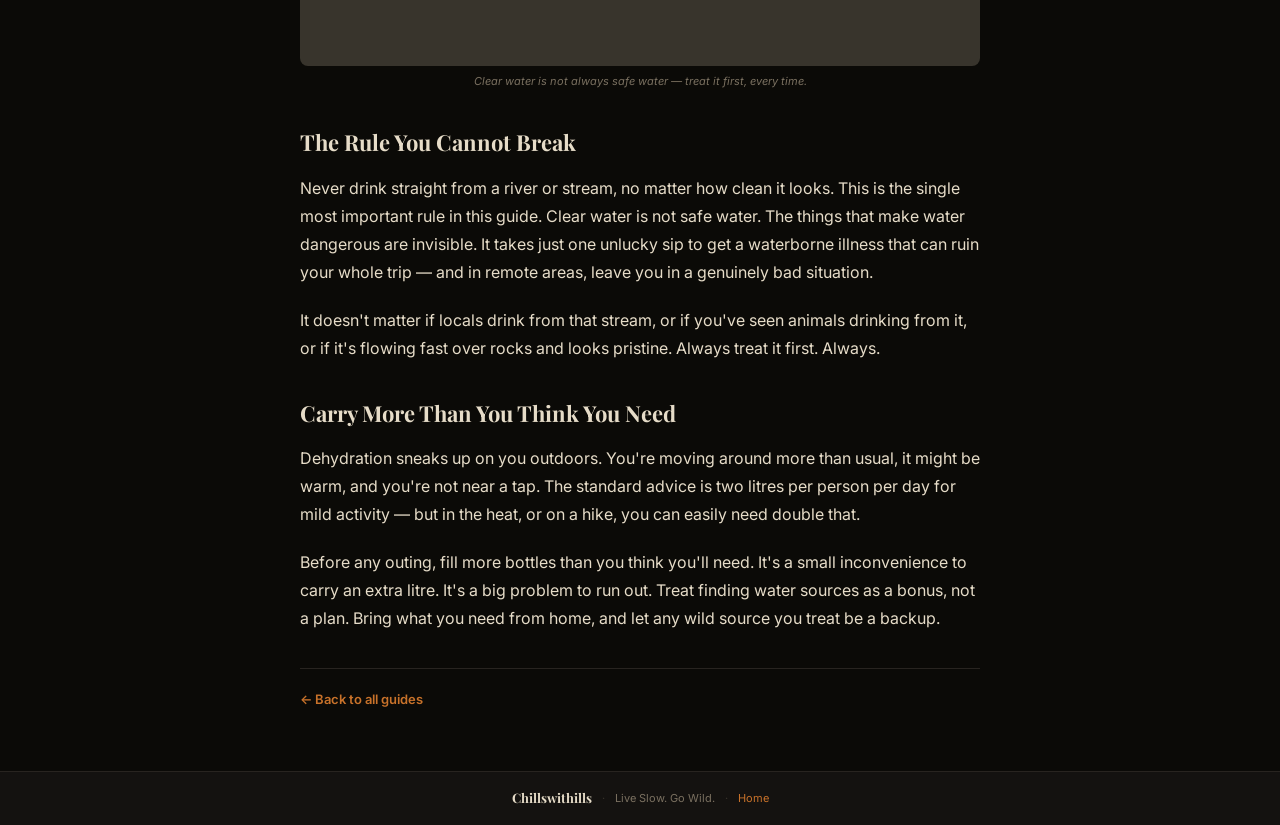
<file: guides/safe-water.html>
<!DOCTYPE html>
<html lang="en">
<head>
<meta charset="utf-8">
<meta name="viewport" content="width=device-width, initial-scale=1">
<title>Drinking Water in the Wild — Made Simple — Chillswithills</title>
<meta name="description" content="Wild water can make you very sick, very fast. Here's a plain-English guide to knowing when to worry and how to make any water safe to drink.">
<link rel="preconnect" href="https://fonts.googleapis.com">
<link rel="preconnect" href="https://fonts.gstatic.com" crossorigin>
<link href="https://fonts.googleapis.com/css2?family=Playfair+Display:ital,wght@0,700;0,800;1,700&family=Inter:wght@400;500;600&display=swap" rel="stylesheet">
<link rel="stylesheet" href="https://adamdegoat.github.io/chillswithills/assets/style.css?v=202606012219">
</head>
<body>
<header class="masthead">
  <div class="mast-inner">
    <a href="https://adamdegoat.github.io/chillswithills/" class="mast-logo">
      <svg class="mast-icon" viewBox="0 0 48 48" fill="none" xmlns="http://www.w3.org/2000/svg">
        <circle cx="24" cy="24" r="20" stroke="currentColor" stroke-width="2"/>
        <path d="M24 4 L24 44 M4 24 L44 24" stroke="currentColor" stroke-width="1.5" opacity="0.4"/>
        <circle cx="24" cy="24" r="4" fill="currentColor"/>
        <path d="M24 4 L28 12 L24 10 L20 12 Z" fill="currentColor"/>
        <path d="M44 24 L36 20 L38 24 L36 28 Z" fill="currentColor"/>
      </svg>
      <div class="mast-text">
        <span class="mast-brand">Chillswithills</span>
        <span class="mast-tag">Live Slow. Go Wild.</span>
      </div>
    </a>
    <nav class="mast-nav">
      <a href="https://adamdegoat.github.io/chillswithills/">Home</a>
      <a href="https://adamdegoat.github.io/chillswithills/#start-here">Guides</a>
    </nav>
  </div>
</header>
<div class="guide-hero" style="background-image: linear-gradient(160deg, rgba(0,0,0,0.2) 0%, transparent 60%), url('https://images.unsplash.com/photo-1441974231531-c6227db76b6e?auto=format&fit=crop&w=1400&q=80');"></div>
<article class="article-page">
  <header class="article-header">
    <div class="article-meta-top">
      <span>💧 Beginner Guide</span>
    </div>
    <h1 class="article-title">Drinking Water in the Wild — Made Simple</h1>
    <p class="article-summary">Clear water from a stream can still make you seriously sick. Here's what you need to know to stay safe and hydrated out there.</p>
  </header>
  <div class="article-body">

    <h2>When Do You Actually Need to Worry?</h2>
    <p>If you're at a campground with a tap, drink freely — that water is tested and treated, just like at home. You don't need to do anything to it. The moment to start thinking carefully about water safety is when you're sourcing water from nature: rivers, streams, lakes, or collected rainwater.</p>
    <p>Natural water sources carry bacteria, parasites, and viruses that you can't see, smell, or taste. A crystal-clear mountain stream can still carry something that will put you on your back for a week. The water might have animals upstream, human activity, or natural contaminants that you'd never know about by looking.</p>

    <h2>The Two Ways to Make Water Safe</h2>
    <p>Boiling is the oldest and most reliable method. Bring the water to a full rolling boil — big bubbles, not just steam — and keep it there for one minute. That one minute kills everything: bacteria, parasites, viruses, all of it. Let it cool before you drink. It tastes completely normal. The only downside is that you need a stove or fire and a pot, and you have to wait for it to cool.</p>
    <p>Filtering is the modern option, and it's brilliant for beginners. A LifeStraw or a Sawyer Squeeze filter costs between fifteen and thirty dollars from any camping or outdoor store. You fill a bag or bottle with water from the source, squeeze or sip it through the filter, and drink clean water immediately. No boiling, no waiting, no fuss. The filters last for years and are small enough to fit in a pocket. If you're doing any kind of hiking or camping where water access is uncertain, carry one.</p>

    <div class="guide-img" style="background-image: url('https://images.unsplash.com/photo-1559827260-dc66d52bef19?auto=format&fit=crop&w=900&q=80'); background-position: center 30%;"></div>
    <span class="guide-img-caption">Clear water is not always safe water — treat it first, every time.</span>

    <h2>The Rule You Cannot Break</h2>
    <p>Never drink straight from a river or stream, no matter how clean it looks. This is the single most important rule in this guide. Clear water is not safe water. The things that make water dangerous are invisible. It takes just one unlucky sip to get a waterborne illness that can ruin your whole trip — and in remote areas, leave you in a genuinely bad situation.</p>
    <p>It doesn't matter if locals drink from that stream, or if you've seen animals drinking from it, or if it's flowing fast over rocks and looks pristine. Always treat it first. Always.</p>

    <h2>Carry More Than You Think You Need</h2>
    <p>Dehydration sneaks up on you outdoors. You're moving around more than usual, it might be warm, and you're not near a tap. The standard advice is two litres per person per day for mild activity — but in the heat, or on a hike, you can easily need double that.</p>
    <p>Before any outing, fill more bottles than you think you'll need. It's a small inconvenience to carry an extra litre. It's a big problem to run out. Treat finding water sources as a bonus, not a plan. Bring what you need from home, and let any wild source you treat be a backup.</p>

  </div>
  <footer class="article-footer">
    <a href="https://adamdegoat.github.io/chillswithills/#start-here" class="back-link">← Back to all guides</a>
  </footer>
</article>
<footer class="site-footer">
  <div class="footer-inner">
    <span class="footer-brand">Chillswithills</span>
    <span class="footer-sep">·</span>
    <span>Live Slow. Go Wild.</span>
    <span class="footer-sep">·</span>
    <a href="https://adamdegoat.github.io/chillswithills/">Home</a>
  </div>
</footer>
</body>
</html>
</file>
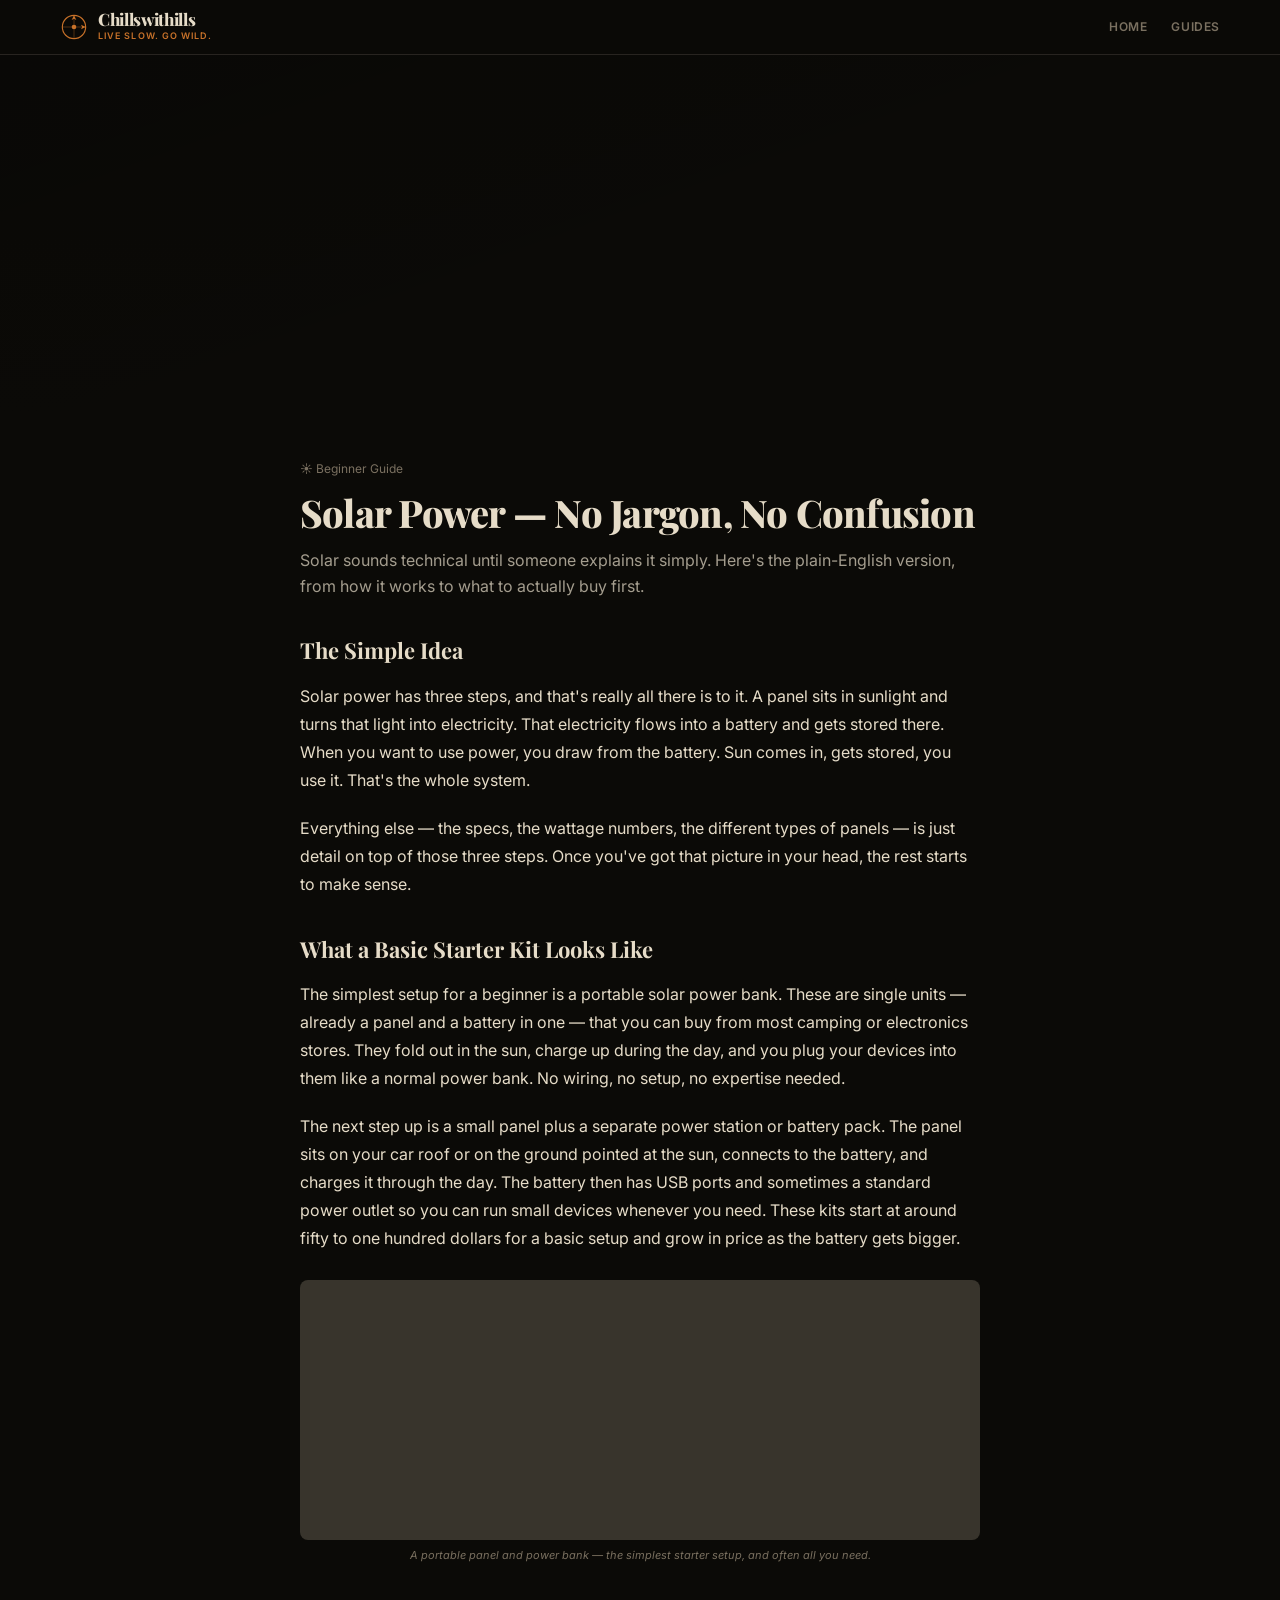
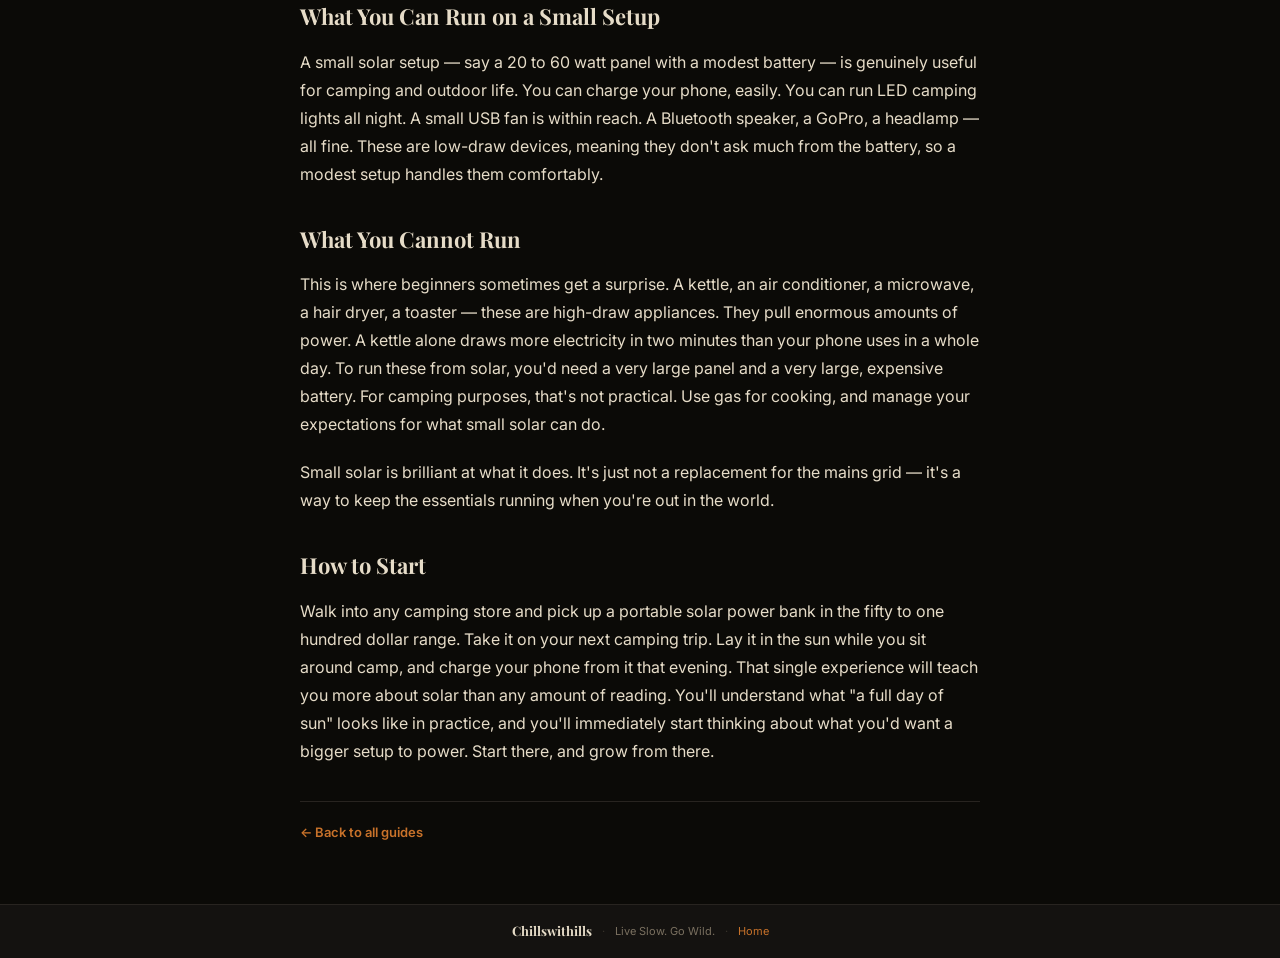
<file: guides/solar-basics.html>
<!DOCTYPE html>
<html lang="en">
<head>
<meta charset="utf-8">
<meta name="viewport" content="width=device-width, initial-scale=1">
<title>Solar Power — No Jargon, No Confusion — Chillswithills</title>
<meta name="description" content="Solar power for beginners — how it actually works, what a starter setup looks like, and what you can realistically run on a small panel.">
<link rel="preconnect" href="https://fonts.googleapis.com">
<link rel="preconnect" href="https://fonts.gstatic.com" crossorigin>
<link href="https://fonts.googleapis.com/css2?family=Playfair+Display:ital,wght@0,700;0,800;1,700&family=Inter:wght@400;500;600&display=swap" rel="stylesheet">
<link rel="stylesheet" href="https://adamdegoat.github.io/chillswithills/assets/style.css?v=202606012219">
</head>
<body>
<header class="masthead">
  <div class="mast-inner">
    <a href="https://adamdegoat.github.io/chillswithills/" class="mast-logo">
      <svg class="mast-icon" viewBox="0 0 48 48" fill="none" xmlns="http://www.w3.org/2000/svg">
        <circle cx="24" cy="24" r="20" stroke="currentColor" stroke-width="2"/>
        <path d="M24 4 L24 44 M4 24 L44 24" stroke="currentColor" stroke-width="1.5" opacity="0.4"/>
        <circle cx="24" cy="24" r="4" fill="currentColor"/>
        <path d="M24 4 L28 12 L24 10 L20 12 Z" fill="currentColor"/>
        <path d="M44 24 L36 20 L38 24 L36 28 Z" fill="currentColor"/>
      </svg>
      <div class="mast-text">
        <span class="mast-brand">Chillswithills</span>
        <span class="mast-tag">Live Slow. Go Wild.</span>
      </div>
    </a>
    <nav class="mast-nav">
      <a href="https://adamdegoat.github.io/chillswithills/">Home</a>
      <a href="https://adamdegoat.github.io/chillswithills/#start-here">Guides</a>
    </nav>
  </div>
</header>
<div class="guide-hero" style="background-image: linear-gradient(160deg, rgba(0,0,0,0.2) 0%, transparent 60%), url('https://images.unsplash.com/photo-1509391366360-2e959784a276?auto=format&fit=crop&w=1400&q=80');"></div>
<article class="article-page">
  <header class="article-header">
    <div class="article-meta-top">
      <span>☀️ Beginner Guide</span>
    </div>
    <h1 class="article-title">Solar Power — No Jargon, No Confusion</h1>
    <p class="article-summary">Solar sounds technical until someone explains it simply. Here's the plain-English version, from how it works to what to actually buy first.</p>
  </header>
  <div class="article-body">

    <h2>The Simple Idea</h2>
    <p>Solar power has three steps, and that's really all there is to it. A panel sits in sunlight and turns that light into electricity. That electricity flows into a battery and gets stored there. When you want to use power, you draw from the battery. Sun comes in, gets stored, you use it. That's the whole system.</p>
    <p>Everything else — the specs, the wattage numbers, the different types of panels — is just detail on top of those three steps. Once you've got that picture in your head, the rest starts to make sense.</p>

    <h2>What a Basic Starter Kit Looks Like</h2>
    <p>The simplest setup for a beginner is a portable solar power bank. These are single units — already a panel and a battery in one — that you can buy from most camping or electronics stores. They fold out in the sun, charge up during the day, and you plug your devices into them like a normal power bank. No wiring, no setup, no expertise needed.</p>
    <p>The next step up is a small panel plus a separate power station or battery pack. The panel sits on your car roof or on the ground pointed at the sun, connects to the battery, and charges it through the day. The battery then has USB ports and sometimes a standard power outlet so you can run small devices whenever you need. These kits start at around fifty to one hundred dollars for a basic setup and grow in price as the battery gets bigger.</p>

    <div class="guide-img" style="background-image: url('https://images.unsplash.com/photo-1611365892117-00ac5ef43c90?auto=format&fit=crop&w=900&q=80');"></div>
    <span class="guide-img-caption">A portable panel and power bank — the simplest starter setup, and often all you need.</span>

    <h2>What You Can Run on a Small Setup</h2>
    <p>A small solar setup — say a 20 to 60 watt panel with a modest battery — is genuinely useful for camping and outdoor life. You can charge your phone, easily. You can run LED camping lights all night. A small USB fan is within reach. A Bluetooth speaker, a GoPro, a headlamp — all fine. These are low-draw devices, meaning they don't ask much from the battery, so a modest setup handles them comfortably.</p>

    <h2>What You Cannot Run</h2>
    <p>This is where beginners sometimes get a surprise. A kettle, an air conditioner, a microwave, a hair dryer, a toaster — these are high-draw appliances. They pull enormous amounts of power. A kettle alone draws more electricity in two minutes than your phone uses in a whole day. To run these from solar, you'd need a very large panel and a very large, expensive battery. For camping purposes, that's not practical. Use gas for cooking, and manage your expectations for what small solar can do.</p>
    <p>Small solar is brilliant at what it does. It's just not a replacement for the mains grid — it's a way to keep the essentials running when you're out in the world.</p>

    <h2>How to Start</h2>
    <p>Walk into any camping store and pick up a portable solar power bank in the fifty to one hundred dollar range. Take it on your next camping trip. Lay it in the sun while you sit around camp, and charge your phone from it that evening. That single experience will teach you more about solar than any amount of reading. You'll understand what "a full day of sun" looks like in practice, and you'll immediately start thinking about what you'd want a bigger setup to power. Start there, and grow from there.</p>

  </div>
  <footer class="article-footer">
    <a href="https://adamdegoat.github.io/chillswithills/#start-here" class="back-link">← Back to all guides</a>
  </footer>
</article>
<footer class="site-footer">
  <div class="footer-inner">
    <span class="footer-brand">Chillswithills</span>
    <span class="footer-sep">·</span>
    <span>Live Slow. Go Wild.</span>
    <span class="footer-sep">·</span>
    <a href="https://adamdegoat.github.io/chillswithills/">Home</a>
  </div>
</footer>
</body>
</html>
</file>
